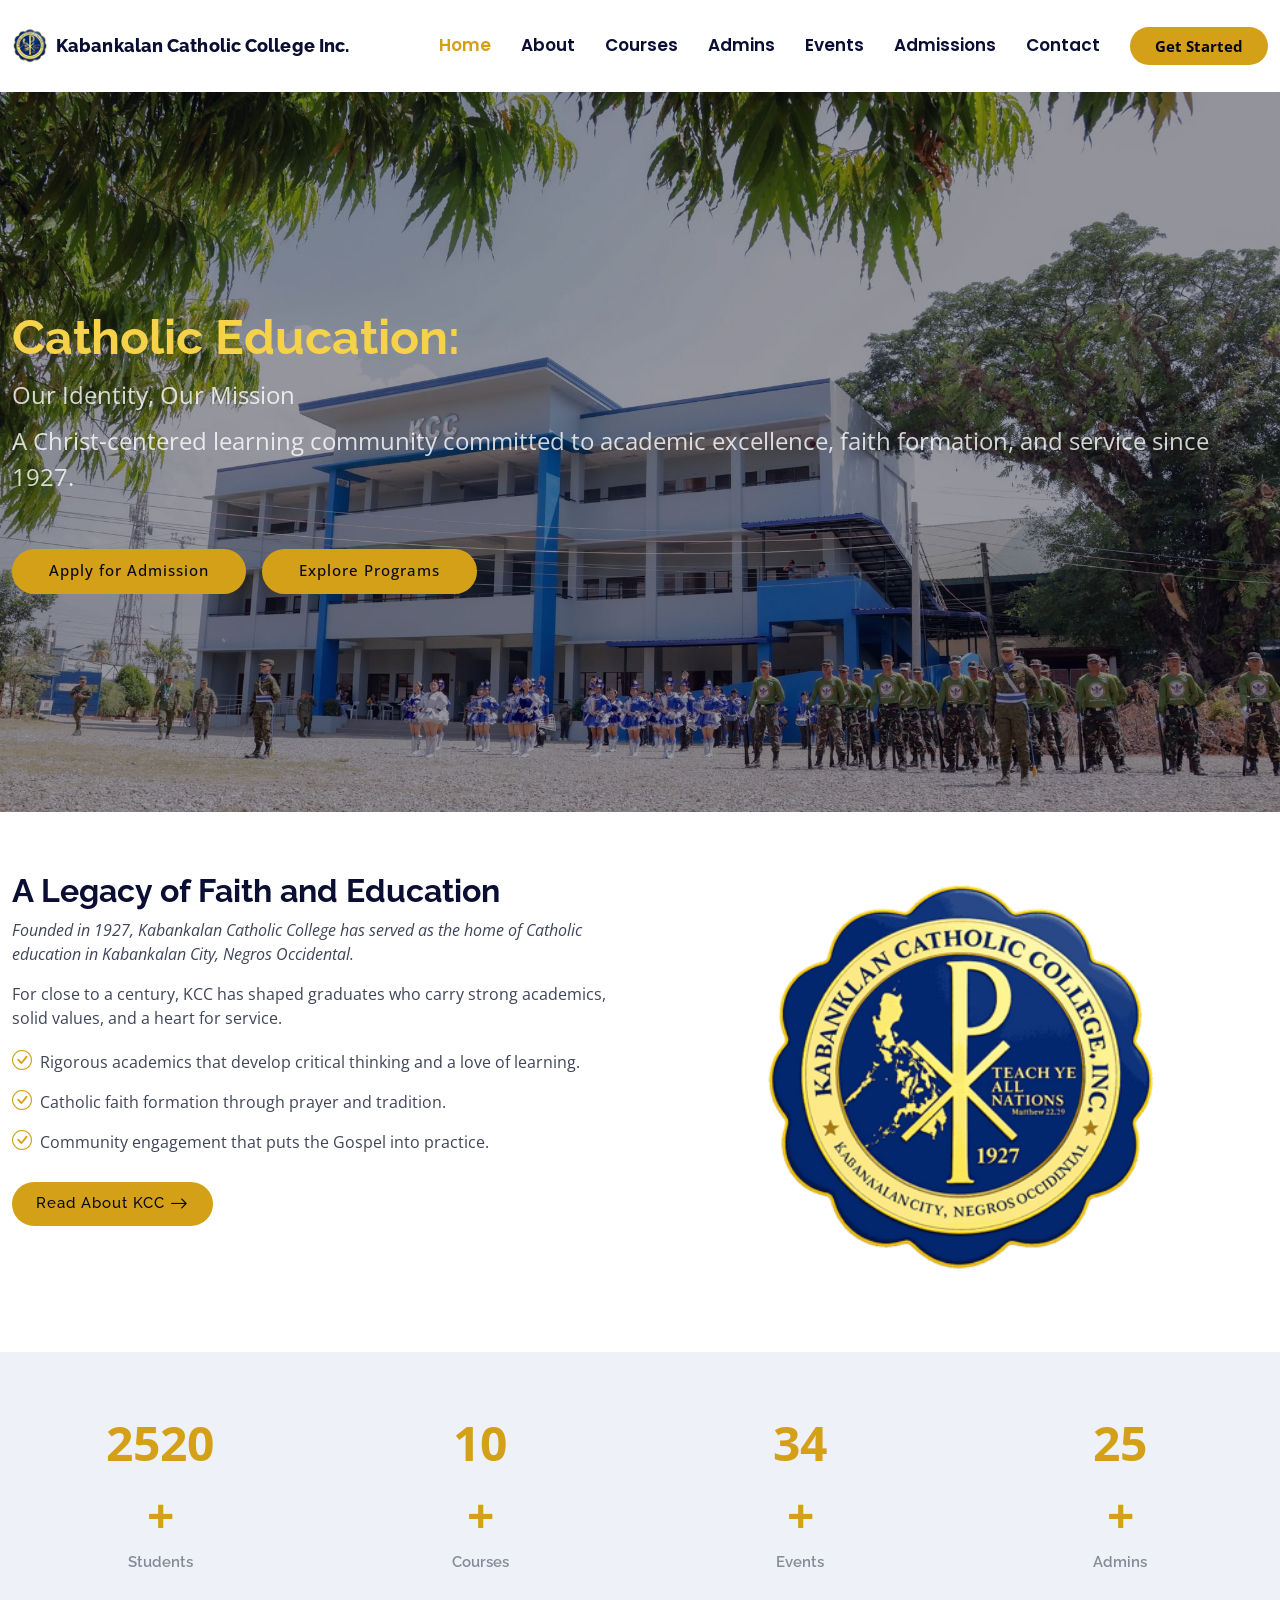
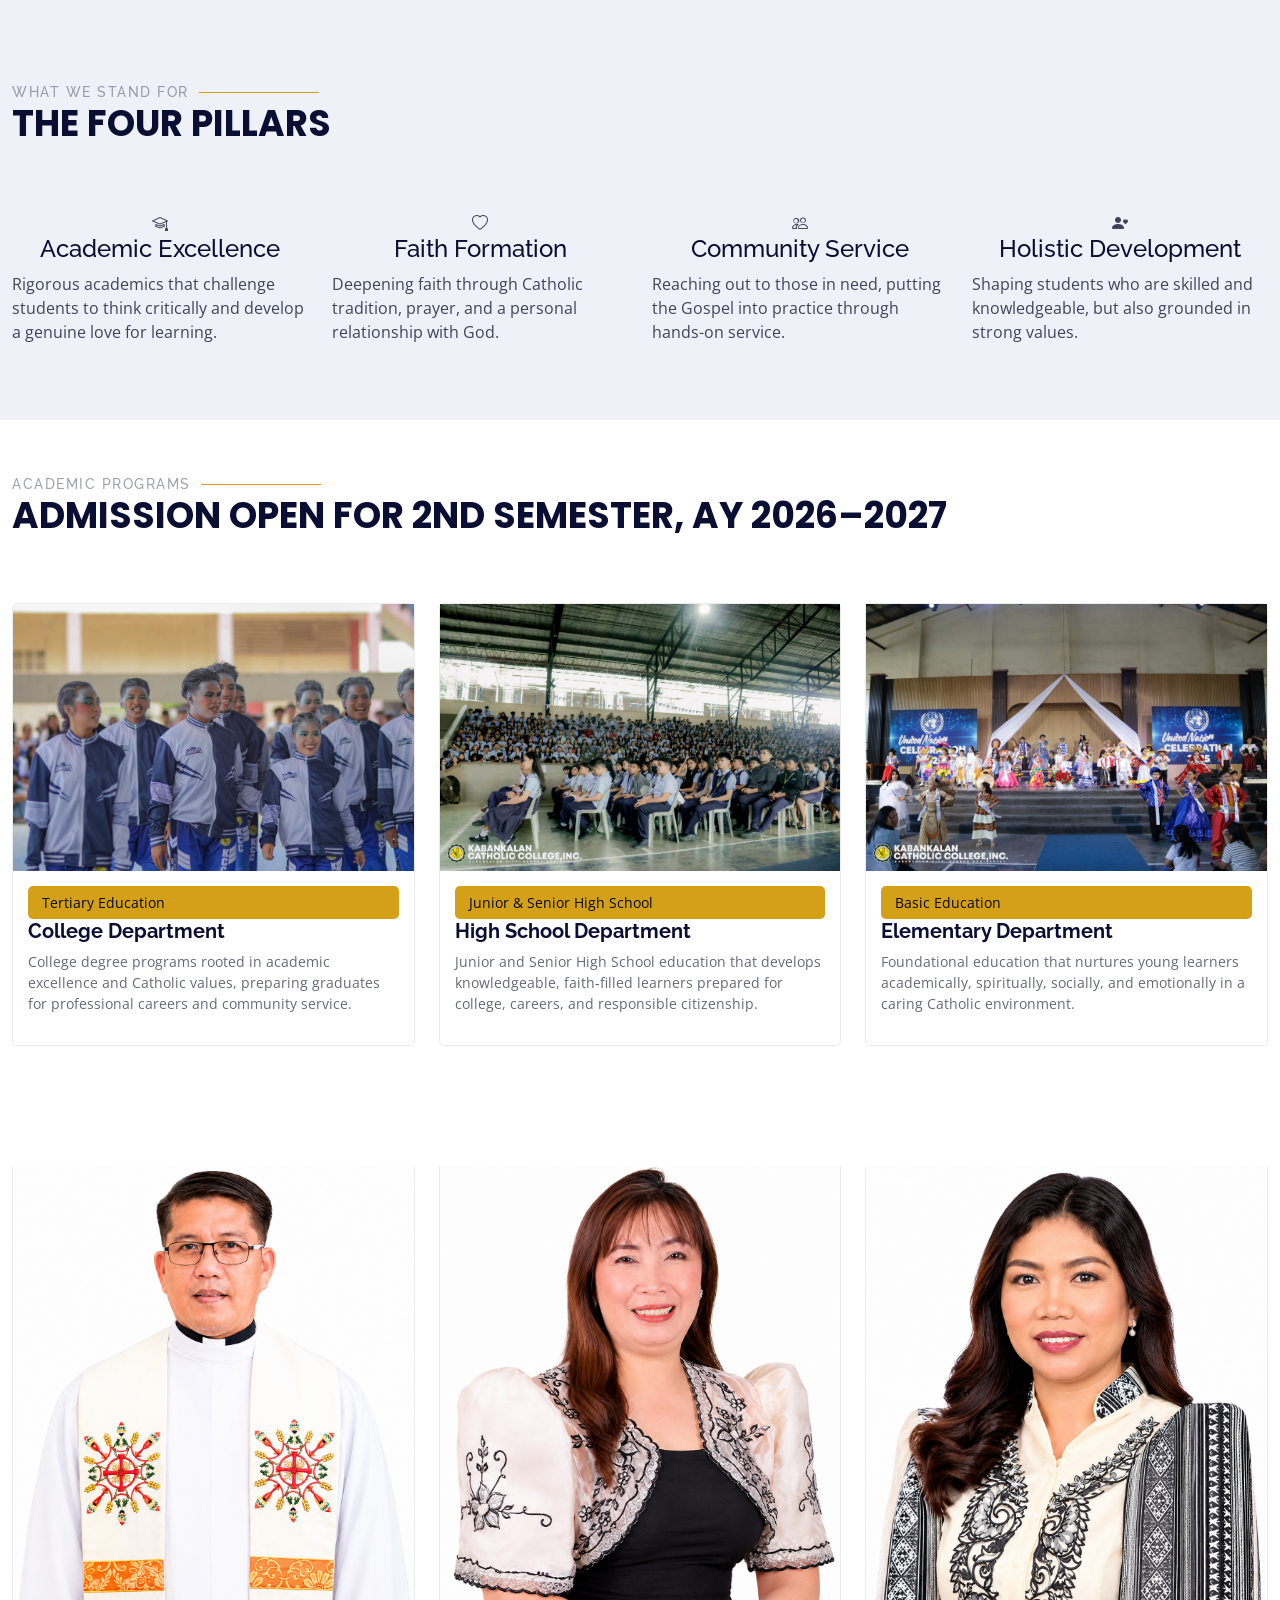
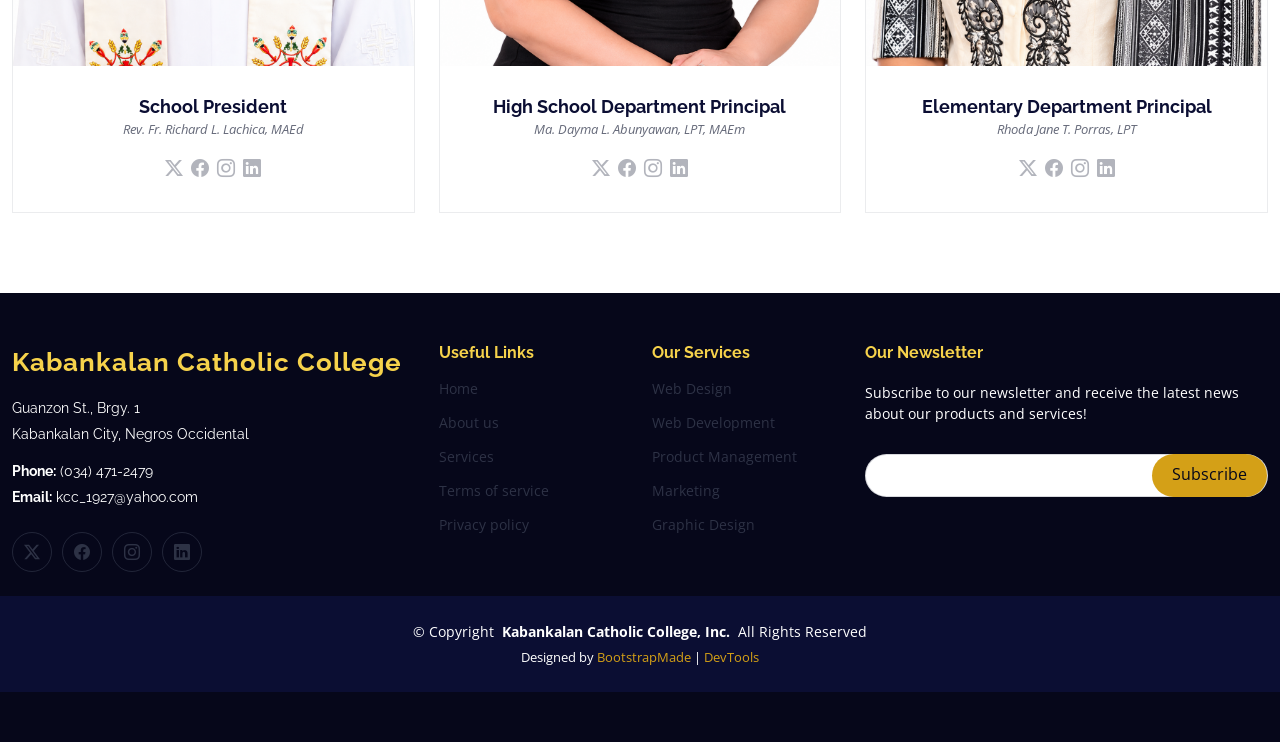
<file: index.html>
<!DOCTYPE html>
<html lang="en">

<head>
  <meta charset="utf-8">
  <meta content="width=device-width, initial-scale=1.0" name="viewport">
  <title>KCC</title>
  <meta name="description" content="">
  <meta name="keywords" content="">

  <!-- Favicons -->
  <link href="assets/img/kcc-logo.png" rel="icon">
  <link href="assets/img/kcc-logo.png" rel="apple-touch-icon">

  <!-- Fonts -->
  <link href="https://fonts.googleapis.com" rel="preconnect">
  <link href="https://fonts.gstatic.com" rel="preconnect" crossorigin>
  <link href="https://fonts.googleapis.com/css2?family=Open+Sans:ital,wght@0,300;0,400;0,500;0,600;0,700;0,800;1,300;1,400;1,500;1,600;1,700;1,800&family=Poppins:ital,wght@0,100;0,200;0,300;0,400;0,500;0,600;0,700;0,800;0,900;1,100;1,200;1,300;1,400;1,500;1,600;1,700;1,800;1,900&family=Raleway:ital,wght@0,100;0,200;0,300;0,400;0,500;0,600;0,700;0,800;0,900;1,100;1,200;1,300;1,400;1,500;1,600;1,700;1,800;1,900&display=swap" rel="stylesheet">

  <!-- Vendor CSS Files -->
  <link href="assets/vendor/bootstrap/css/bootstrap.min.css" rel="stylesheet">
  <link href="assets/vendor/bootstrap-icons/bootstrap-icons.css" rel="stylesheet">
  <link href="assets/vendor/aos/aos.css" rel="stylesheet">
  <link href="assets/vendor/glightbox/css/glightbox.min.css" rel="stylesheet">
  <link href="assets/vendor/swiper/swiper-bundle.min.css" rel="stylesheet">

  <!-- Main CSS File -->
  <link href="assets/css/main.css" rel="stylesheet">

  <!-- =======================================================
  * Template Name: Mentor
  * Template URL: https://bootstrapmade.com/mentor-free-education-bootstrap-theme/
  * Updated: Jul 07 2025 with Bootstrap v5.3.7
  * Author: BootstrapMade.com
  * License: https://bootstrapmade.com/license/
  ======================================================== -->
</head>

<body class="index-page">

  <header id="header" class="header d-flex align-items-center sticky-top">
    <div class="container-fluid container-xl position-relative d-flex align-items-center">

      <a href="index.html" class="logo d-flex align-items-center me-auto">
        <img src="assets/img/kcc-logo.png" alt="Kabankalan Catholic College logo">
        <h1 class="sitename">Kabankalan Catholic College <span>Inc.</span></h1>
      </a>

      <nav id="navmenu" class="navmenu">
        <ul>
          <li><a href="index.html" class="active">Home<br></a></li>
          <li><a href="about.html">About</a></li>
          <li><a href="courses.html">Courses</a></li>
          <li><a href="trainers.html">Admins</a></li>
          <li><a href="events.html">Events</a></li>
          <li><a href="pricing.html">Admissions</a></li>
          <li><a href="contact.html">Contact</a></li>
        </ul>
        <i class="mobile-nav-toggle d-xl-none bi bi-list"></i>
      </nav>

      <a class="btn-getstarted" href="courses.html">Get Started</a>

    </div>
  </header>

  <main class="main">

    <!-- Hero Section -->
    <section id="hero" class="hero section dark-background">

      <img src="assets/img/hero-bg.jpg" alt="Kabankalan Catholic College campus" data-aos="fade-in">

      <div class="container">
        <h2 data-aos="fade-up" data-aos-delay="100">Catholic Education:</h2>
        <p data-aos="fade-up" data-aos-delay="200">Our Identity, Our Mission</p>
        <p class="mb-0" data-aos="fade-up" data-aos-delay="250">A Christ-centered learning community committed to academic excellence, faith formation, and service since 1927.</p>
        <div class="d-flex mt-4" data-aos="fade-up" data-aos-delay="300">
          <a href="https://kcc.wela.ph/" class="btn-get-started" target="_blank" rel="noopener">Apply for Admission</a>
          <a href="courses.html" class="btn-get-started ms-3">Explore Programs</a>
        </div>
      </div>

    </section><!-- /Hero Section -->

    <!-- About Section -->
    <section id="about" class="about section">

      <div class="container">

        <div class="row gy-4">

          <div class="col-lg-6 order-1 order-lg-2" data-aos="fade-up" data-aos-delay="100">
            <img id="index-legacy-image" src="assets/img/kcc-logo.png" class="img-fluid" alt="Kabankalan Catholic College official logo">
          </div>

          <div class="col-lg-6 order-2 order-lg-1 content" data-aos="fade-up" data-aos-delay="200">
            <h3>A Legacy of Faith and Education</h3>
            <p class="fst-italic">
              Founded in 1927, Kabankalan Catholic College has served as the home of Catholic education in Kabankalan City, Negros Occidental.
            </p>
            <p>For close to a century, KCC has shaped graduates who carry strong academics, solid values, and a heart for service.</p>
            <ul>
              <li><i class="bi bi-check-circle"></i> <span>Rigorous academics that develop critical thinking and a love of learning.</span></li>
              <li><i class="bi bi-check-circle"></i> <span>Catholic faith formation through prayer and tradition.</span></li>
              <li><i class="bi bi-check-circle"></i> <span>Community engagement that puts the Gospel into practice.</span></li>
            </ul>
            <a href="about.html" class="read-more"><span>Read About KCC</span><i class="bi bi-arrow-right"></i></a>
          </div>

        </div>

      </div>

    </section><!-- /About Section -->

    <!-- Counts Section -->
    <section id="counts" class="section counts light-background">

      <div class="container" data-aos="fade-up" data-aos-delay="100">

        <div class="row gy-4">

          <div class="col-lg-3 col-md-6">
            <div class="stats-item text-center w-100 h-100">
              <span data-purecounter-start="0" data-purecounter-end="3000" data-purecounter-duration="1" class="purecounter"></span><span class="counter-suffix">+</span>
              <p>Students</p>
            </div>
          </div><!-- End Stats Item -->

          <div class="col-lg-3 col-md-6">
            <div class="stats-item text-center w-100 h-100">
              <span data-purecounter-start="0" data-purecounter-end="12" data-purecounter-duration="1" class="purecounter"></span><span class="counter-suffix">+</span>
              <p>Courses</p>
            </div>
          </div><!-- End Stats Item -->

          <div class="col-lg-3 col-md-6">
            <div class="stats-item text-center w-100 h-100">
              <span data-purecounter-start="0" data-purecounter-end="40" data-purecounter-duration="1" class="purecounter"></span><span class="counter-suffix">+</span>
              <p>Events</p>
            </div>
          </div><!-- End Stats Item -->

          <div class="col-lg-3 col-md-6">
            <div class="stats-item text-center w-100 h-100">
              <span data-purecounter-start="0" data-purecounter-end="30" data-purecounter-duration="1" class="purecounter"></span><span class="counter-suffix">+</span>
              <p>Admins</p>
            </div>
          </div><!-- End Stats Item -->

        </div>

      </div>

    </section><!-- /Counts Section -->

    <!-- KCC Four Pillars Section -->
    <section id="pillars" class="section pillars light-background">

      <div class="container section-title" data-aos="fade-up">
        <h2>What We Stand For</h2>
        <p>The Four Pillars</p>
      </div>

      <div class="container">
        <div class="row gy-4">

          <div class="col-lg-3 col-md-6" data-aos="fade-up" data-aos-delay="100">
            <div class="icon-box d-flex flex-column justify-content-center align-items-center">
              <i class="bi bi-mortarboard"></i>
              <h4>Academic Excellence</h4>
              <p>Rigorous academics that challenge students to think critically and develop a genuine love for learning.</p>
            </div>
          </div>

          <div class="col-lg-3 col-md-6" data-aos="fade-up" data-aos-delay="200">
            <div class="icon-box d-flex flex-column justify-content-center align-items-center">
            <i class="bi bi-heart"></i>
              <h4>Faith Formation</h4>
              <p>Deepening faith through Catholic tradition, prayer, and a personal relationship with God.</p>
            </div>
          </div>

          <div class="col-lg-3 col-md-6" data-aos="fade-up" data-aos-delay="300">
            <div class="icon-box d-flex flex-column justify-content-center align-items-center">
              <i class="bi bi-people"></i>
              <h4>Community Service</h4>
              <p>Reaching out to those in need, putting the Gospel into practice through hands-on service.</p>
            </div>
          </div>

          <div class="col-lg-3 col-md-6" data-aos="fade-up" data-aos-delay="400">
            <div class="icon-box d-flex flex-column justify-content-center align-items-center">
              <i class="bi bi-person-heart"></i>
              <h4>Holistic Development</h4>
              <p>Shaping students who are skilled and knowledgeable, but also grounded in strong values.</p>
            </div>
          </div>

        </div>
      </div>

    </section><!-- /KCC Four Pillars Section -->



    <!-- Courses Section -->
    <section id="courses" class="courses section">

      <!-- Section Title -->
      <div class="container section-title" data-aos="fade-up">
        <h2>Academic Programs</h2>
        <p>Admission Open for 2nd Semester, AY 2026–2027</p>
      </div><!-- End Section Title -->

      <div class="container">

        <div class="row">

          <div class="col-lg-4 col-md-6 d-flex align-items-stretch" data-aos="zoom-in" data-aos-delay="100">
            <div class="course-item">
              <img src="assets/img/colleg.png" class="img-fluid" alt="KCC College Department">
              <div class="course-content">
                <p class="category">Tertiary Education</p>
                <h3><a href="courses.html">College Department</a></h3>
                <p class="description">College degree programs rooted in academic excellence and Catholic values, preparing graduates for professional careers and community service.</p>
              </div>
            </div>
          </div><!-- End Course Item -->

          <div class="col-lg-4 col-md-6 d-flex align-items-stretch mt-4 mt-md-0" data-aos="zoom-in" data-aos-delay="200">
            <div class="course-item">
              <img src="assets/img/hsk.png" class="img-fluid" alt="KCC High School Department">
              <div class="course-content">
                <p class="category">Junior &amp; Senior High School</p>
                <h3><a href="courses.html">High School Department</a></h3>
                <p class="description">Junior and Senior High School education that develops knowledgeable, faith-filled learners prepared for college, careers, and responsible citizenship.</p>
              </div>
            </div>
          </div><!-- End Course Item -->

          <div class="col-lg-4 col-md-6 d-flex align-items-stretch mt-4 mt-lg-0" data-aos="zoom-in" data-aos-delay="300">
            <div class="course-item">
              <img src="assets/img/elema.png" class="img-fluid" alt="KCC Elementary Department">
              <div class="course-content">
                <p class="category">Basic Education</p>
                <h3><a href="courses.html">Elementary Department</a></h3>
                <p class="description">Foundational education that nurtures young learners academically, spiritually, socially, and emotionally in a caring Catholic environment.</p>
              </div>
            </div>
          </div><!-- End Course Item -->

        </div>

      </div>

    </section><!-- /Courses Section -->

    <!-- Admins Index Section -->
    <section id="trainers-index" class="section trainers-index">

      <div class="container">

        <div class="row">

          <div class="col-lg-4 col-md-6 d-flex" data-aos="fade-up" data-aos-delay="100">
            <div class="member">
              <img src="assets/img/trainers/trainer-1.jpg" class="img-fluid" alt="College Department">
              <div class="member-content">
                <h4>School President</h4>
                <span>Rev. Fr. Richard L. Lachica, MAEd</span>
             
                <div class="social">
                  <a href=""><i class="bi bi-twitter-x"></i></a>
                  <a href=""><i class="bi bi-facebook"></i></a>
                  <a href=""><i class="bi bi-instagram"></i></a>
                  <a href=""><i class="bi bi-linkedin"></i></a>
                </div>
              </div>
            </div>
          </div><!-- End Team Member -->

          <div class="col-lg-4 col-md-6 d-flex" data-aos="fade-up" data-aos-delay="200">
            <div class="member">
              <img src="assets/img/trainers/trainer-2.jpg" class="img-fluid" alt="Senior High School Department">
              <div class="member-content">
                <h4>High School Department Principal</h4>
                <span>Ma. Dayma L. Abunyawan, LPT, MAEm</span>
                
                <div class="social">
                  <a href=""><i class="bi bi-twitter-x"></i></a>
                  <a href=""><i class="bi bi-facebook"></i></a>
                  <a href=""><i class="bi bi-instagram"></i></a>
                  <a href=""><i class="bi bi-linkedin"></i></a>
                </div>
              </div>
            </div>
          </div><!-- End Team Member -->

          <div class="col-lg-4 col-md-6 d-flex" data-aos="fade-up" data-aos-delay="300">
            <div class="member">
              <img src="assets/img/trainers/trainer-3.jpg" class="img-fluid" alt="Basic Education Department">
              <div class="member-content">
                <h4>Elementary Department Principal</h4>
                <span>Rhoda Jane T. Porras, LPT</span>
               
                <div class="social">
                  <a href=""><i class="bi bi-twitter-x"></i></a>
                  <a href=""><i class="bi bi-facebook"></i></a>
                  <a href=""><i class="bi bi-instagram"></i></a>
                  <a href=""><i class="bi bi-linkedin"></i></a>
                </div>
              </div>
            </div>
          </div><!-- End Team Member -->

        </div>

      </div>

    </section><!-- /Admins Index Section -->

  </main>

  <footer id="footer" class="footer position-relative light-background">

    <div class="container footer-top">
      <div class="row gy-4">
        <div class="col-lg-4 col-md-6 footer-about">
          <a href="index.html" class="logo d-flex align-items-center">
            <span class="sitename">Kabankalan Catholic College</span>
          </a>
          <div class="footer-contact pt-3">
            <p>Guanzon St., Brgy. 1</p>
            <p>Kabankalan City, Negros Occidental</p>
            <p class="mt-3"><strong>Phone:</strong> <span>(034) 471-2479</span></p>
            <p><strong>Email:</strong> <span>kcc_1927@yahoo.com</span></p>
          </div>
          <div class="social-links d-flex mt-4">
            <a href=""><i class="bi bi-twitter-x"></i></a>
            <a href=""><i class="bi bi-facebook"></i></a>
            <a href=""><i class="bi bi-instagram"></i></a>
            <a href=""><i class="bi bi-linkedin"></i></a>
          </div>
        </div>

        <div class="col-lg-2 col-md-3 footer-links">
          <h4>Useful Links</h4>
          <ul>
            <li><a href="#">Home</a></li>
            <li><a href="#">About us</a></li>
            <li><a href="#">Services</a></li>
            <li><a href="#">Terms of service</a></li>
            <li><a href="#">Privacy policy</a></li>
          </ul>
        </div>

        <div class="col-lg-2 col-md-3 footer-links">
          <h4>Our Services</h4>
          <ul>
            <li><a href="#">Web Design</a></li>
            <li><a href="#">Web Development</a></li>
            <li><a href="#">Product Management</a></li>
            <li><a href="#">Marketing</a></li>
            <li><a href="#">Graphic Design</a></li>
          </ul>
        </div>

        <div class="col-lg-4 col-md-12 footer-newsletter">
          <h4>Our Newsletter</h4>
          <p>Subscribe to our newsletter and receive the latest news about our products and services!</p>
          <form action="#" method="post" class="email-form">
            <div class="newsletter-form"><input type="email" name="email"><input type="submit" value="Subscribe"></div>
            <div class="loading">Loading</div>
            <div class="error-message"></div>
            <div class="sent-message">Your subscription request has been sent. Thank you!</div>
          </form>
        </div>

      </div>
    </div>

    <div class="container copyright text-center mt-4">
      <p>© <span>Copyright</span> <strong class="px-1 sitename">Kabankalan Catholic College, Inc.</strong> <span>All Rights Reserved</span></p>
      <div class="credits">
        <!-- All the links in the footer should remain intact. -->
        <!-- You can delete the links only if you've purchased the pro version. -->
        <!-- Licensing information: https://bootstrapmade.com/license/ -->
        Designed by <a href="https://bootstrapmade.com/">BootstrapMade</a> | <a href="https://bootstrapmade.com/tools/">DevTools</a>
      </div>
    </div>

  </footer>

  <!-- Scroll Top -->
  <a href="#" id="scroll-top" class="scroll-top d-flex align-items-center justify-content-center"><i class="bi bi-arrow-up-short"></i></a>

  <!-- Preloader -->
  <div id="preloader"></div>

  <!-- Vendor JS Files -->
  <script src="assets/vendor/bootstrap/js/bootstrap.bundle.min.js"></script>
  <script src="assets/vendor/aos/aos.js"></script>
  <script src="assets/vendor/glightbox/js/glightbox.min.js"></script>
  <script src="assets/vendor/purecounter/purecounter_vanilla.js"></script>
  <script src="assets/vendor/swiper/swiper-bundle.min.js"></script>

  <!-- Main JS File -->
  <script src="assets/js/main.js"></script>

</body>

</html>
</file>
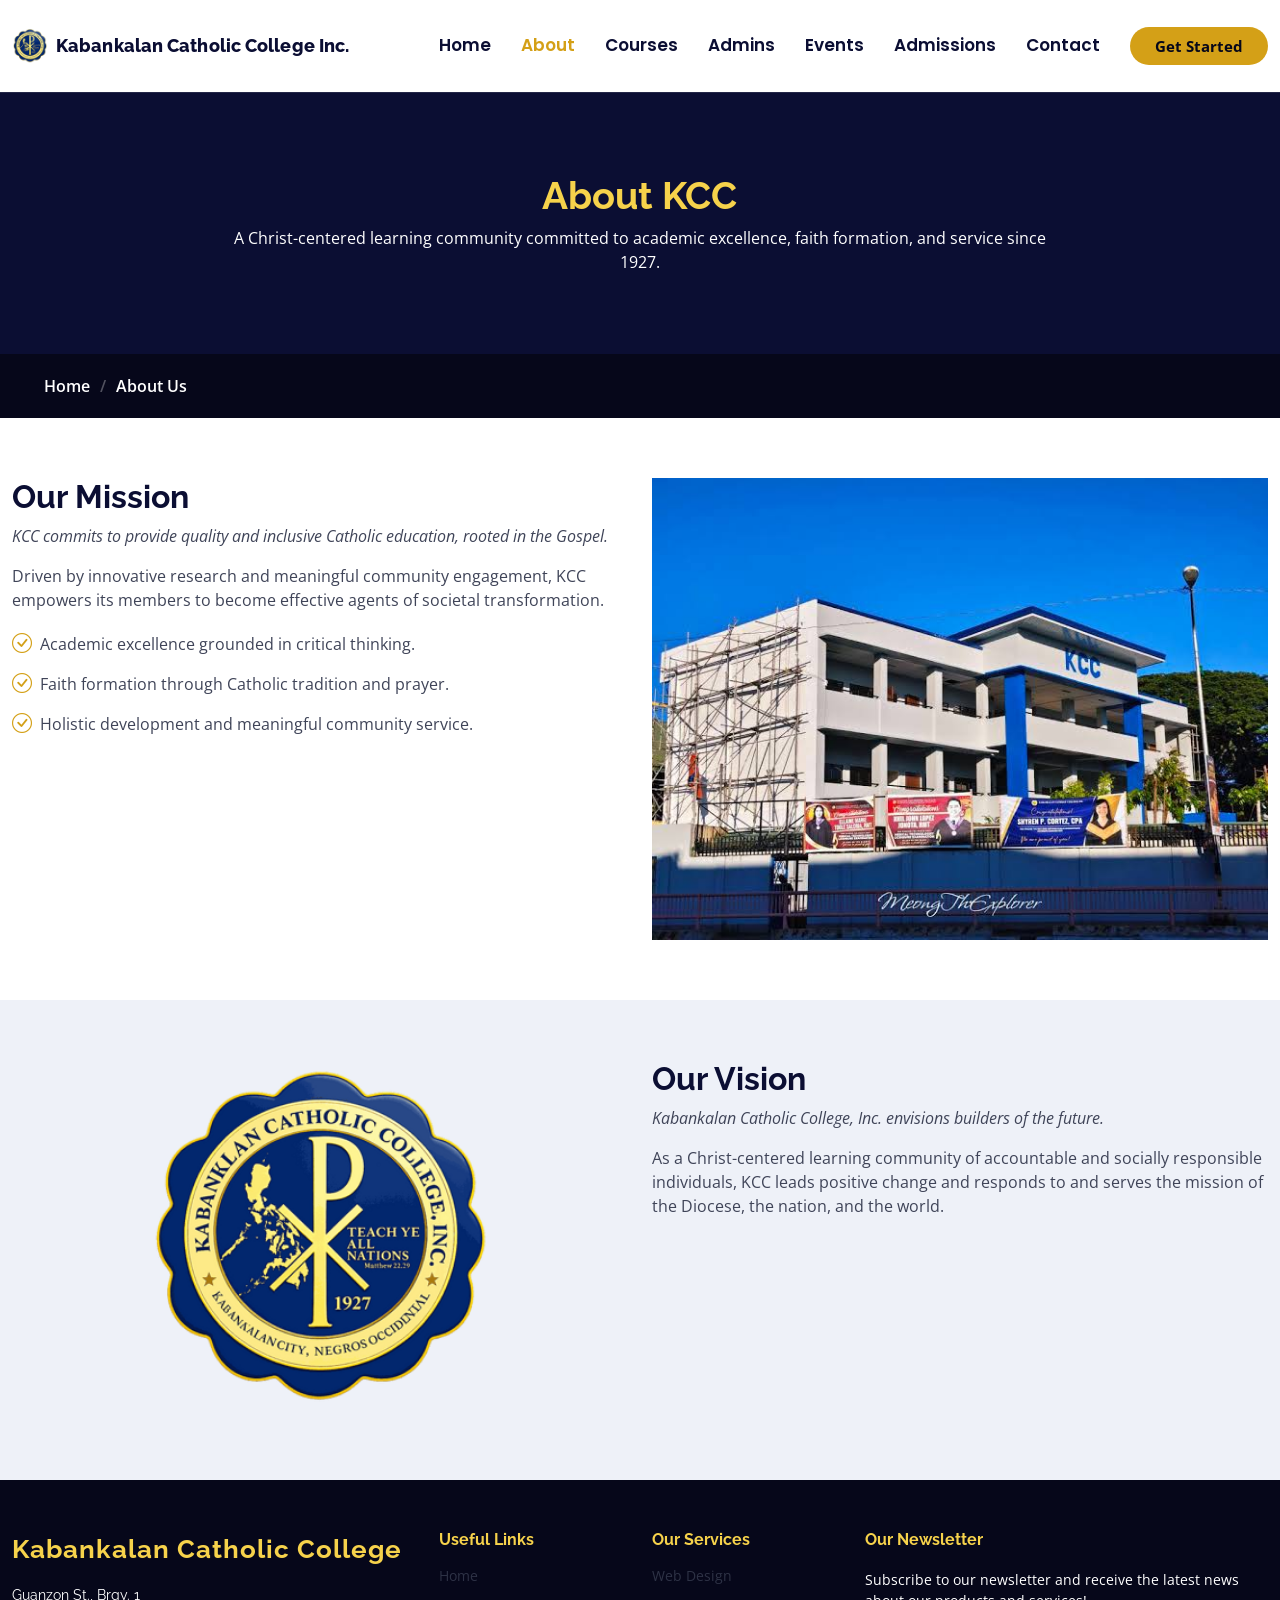
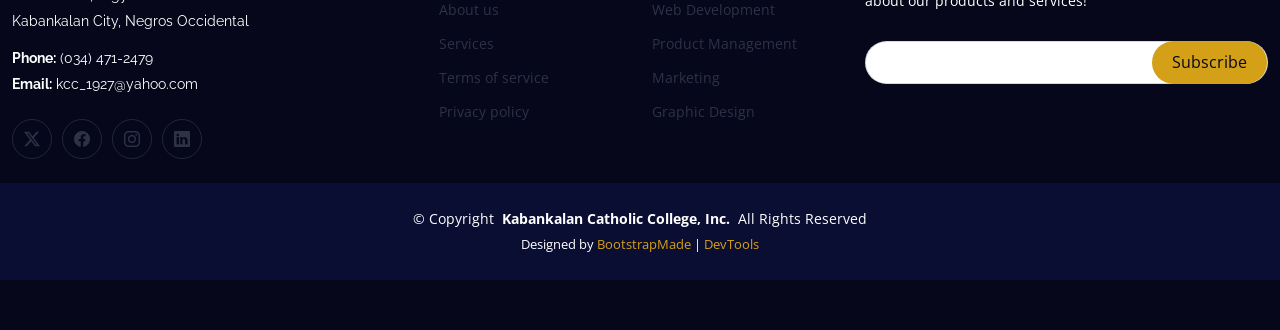
<file: about.html>
<!DOCTYPE html>
<html lang="en">

<head>
  <meta charset="utf-8">
  <meta content="width=device-width, initial-scale=1.0" name="viewport">
  <title>KCC</title>
  <meta name="description" content="">
  <meta name="keywords" content="">

  <!-- Favicons -->
  <link href="assets/img/kcc-logo.png" rel="icon">
  <link href="assets/img/kcc-logo.png" rel="apple-touch-icon">

  <!-- Fonts -->
  <link href="https://fonts.googleapis.com" rel="preconnect">
  <link href="https://fonts.gstatic.com" rel="preconnect" crossorigin>
  <link href="https://fonts.googleapis.com/css2?family=Open+Sans:ital,wght@0,300;0,400;0,500;0,600;0,700;0,800;1,300;1,400;1,500;1,600;1,700;1,800&family=Poppins:ital,wght@0,100;0,200;0,300;0,400;0,500;0,600;0,700;0,800;0,900;1,100;1,200;1,300;1,400;1,500;1,600;1,700;1,800;1,900&family=Raleway:ital,wght@0,100;0,200;0,300;0,400;0,500;0,600;0,700;0,800;0,900;1,100;1,200;1,300;1,400;1,500;1,600;1,700;1,800;1,900&display=swap" rel="stylesheet">

  <!-- Vendor CSS Files -->
  <link href="assets/vendor/bootstrap/css/bootstrap.min.css" rel="stylesheet">
  <link href="assets/vendor/bootstrap-icons/bootstrap-icons.css" rel="stylesheet">
  <link href="assets/vendor/aos/aos.css" rel="stylesheet">
  <link href="assets/vendor/glightbox/css/glightbox.min.css" rel="stylesheet">
  <link href="assets/vendor/swiper/swiper-bundle.min.css" rel="stylesheet">

  <!-- Main CSS File -->
  <link href="assets/css/main.css" rel="stylesheet">

  <!-- =======================================================
  * Template Name: Mentor
  * Template URL: https://bootstrapmade.com/mentor-free-education-bootstrap-theme/
  * Updated: Jul 07 2025 with Bootstrap v5.3.7
  * Author: BootstrapMade.com
  * License: https://bootstrapmade.com/license/
  ======================================================== -->
</head>

<body class="about-page">

  <header id="header" class="header d-flex align-items-center sticky-top">
    <div class="container-fluid container-xl position-relative d-flex align-items-center">

      <a href="index.html" class="logo d-flex align-items-center me-auto">
        <img src="assets/img/kcc-logo.png" alt="Kabankalan Catholic College logo">
        <h1 class="sitename">Kabankalan Catholic College <span>Inc.</span></h1>
      </a>

      <nav id="navmenu" class="navmenu">
        <ul>
          <li><a href="index.html">Home<br></a></li>
          <li><a href="about.html" class="active">About</a></li>
          <li><a href="courses.html">Courses</a></li>
          <li><a href="trainers.html">Admins</a></li>
          <li><a href="events.html">Events</a></li>
          <li><a href="pricing.html">Admissions</a></li>
          <li><a href="contact.html">Contact</a></li>
        </ul>
        <i class="mobile-nav-toggle d-xl-none bi bi-list"></i>
      </nav>

      <a class="btn-getstarted" href="courses.html">Get Started</a>

    </div>
  </header>

  <main class="main">

    <!-- Page Title -->
    <div class="page-title" data-aos="fade">
      <div class="heading">
        <div class="container">
          <div class="row d-flex justify-content-center text-center">
            <div class="col-lg-8">
              <h1>About KCC<br></h1>
              <p class="mb-0">A Christ-centered learning community committed to academic excellence, faith formation, and service since 1927.</p>
            </div>
          </div>
        </div>
      </div>
      <nav class="breadcrumbs">
        <div class="container">
          <ol>
            <li><a href="index.html">Home</a></li>
            <li class="current">About Us<br></li>
          </ol>
        </div>
      </nav>
    </div><!-- End Page Title -->

    <!-- About Us Section -->
    <section id="about-us" class="section about-us">

      <div class="container">

        <div class="row gy-4">

          <div class="col-lg-6 order-1 order-lg-2" data-aos="fade-up" data-aos-delay="100">
            <img src="assets/img/kcc/about.png" class="img-fluid" alt="KCC students and community activity">
          </div>

          <div class="col-lg-6 order-2 order-lg-1 content" data-aos="fade-up" data-aos-delay="200">
            <h3>Our Mission</h3>
            <p class="fst-italic">KCC commits to provide quality and inclusive Catholic education, rooted in the Gospel.</p>
            <p>Driven by innovative research and meaningful community engagement, KCC empowers its members to become effective agents of societal transformation.</p>
            <ul>
              <li><i class="bi bi-check-circle"></i> <span>Academic excellence grounded in critical thinking.</span></li>
              <li><i class="bi bi-check-circle"></i> <span>Faith formation through Catholic tradition and prayer.</span></li>
              <li><i class="bi bi-check-circle"></i> <span>Holistic development and meaningful community service.</span></li>
            </ul>
          </div>

        </div>

      </div>

    </section><!-- /About Us Section -->


    <!-- Vision Section -->
    <section id="vision" class="section vision light-background">

      <div class="container">

        <div class="row gy-4">

          <div class="col-lg-6 order-1 order-lg-1" data-aos="fade-up" data-aos-delay="100">
            <img src="assets/img/kcc-logo.png" class="img-fluid mx-auto d-block" alt="Kabankalan Catholic College official seal">
          </div>

          <div class="col-lg-6 order-2 order-lg-2 content" data-aos="fade-up" data-aos-delay="200">
            <h3>Our Vision</h3>
            <p class="fst-italic">Kabankalan Catholic College, Inc. envisions builders of the future.</p>
            <p>As a Christ-centered learning community of accountable and socially responsible individuals, KCC leads positive change and responds to and serves the mission of the Diocese, the nation, and the world.</p>
          </div>

        </div>

      </div>

    </section><!-- /Vision Section -->

  </main>

  <footer id="footer" class="footer position-relative light-background">

    <div class="container footer-top">
      <div class="row gy-4">
        <div class="col-lg-4 col-md-6 footer-about">
          <a href="index.html" class="logo d-flex align-items-center">
            <span class="sitename">Kabankalan Catholic College</span>
          </a>
          <div class="footer-contact pt-3">
            <p>Guanzon St., Brgy. 1</p>
            <p>Kabankalan City, Negros Occidental</p>
            <p class="mt-3"><strong>Phone:</strong> <span>(034) 471-2479</span></p>
            <p><strong>Email:</strong> <span>kcc_1927@yahoo.com</span></p>
          </div>
          <div class="social-links d-flex mt-4">
            <a href=""><i class="bi bi-twitter-x"></i></a>
            <a href=""><i class="bi bi-facebook"></i></a>
            <a href=""><i class="bi bi-instagram"></i></a>
            <a href=""><i class="bi bi-linkedin"></i></a>
          </div>
        </div>

        <div class="col-lg-2 col-md-3 footer-links">
          <h4>Useful Links</h4>
          <ul>
            <li><a href="#">Home</a></li>
            <li><a href="#">About us</a></li>
            <li><a href="#">Services</a></li>
            <li><a href="#">Terms of service</a></li>
            <li><a href="#">Privacy policy</a></li>
          </ul>
        </div>

        <div class="col-lg-2 col-md-3 footer-links">
          <h4>Our Services</h4>
          <ul>
            <li><a href="#">Web Design</a></li>
            <li><a href="#">Web Development</a></li>
            <li><a href="#">Product Management</a></li>
            <li><a href="#">Marketing</a></li>
            <li><a href="#">Graphic Design</a></li>
          </ul>
        </div>

        <div class="col-lg-4 col-md-12 footer-newsletter">
          <h4>Our Newsletter</h4>
          <p>Subscribe to our newsletter and receive the latest news about our products and services!</p>
          <form action="#" method="post" class="email-form">
            <div class="newsletter-form"><input type="email" name="email"><input type="submit" value="Subscribe"></div>
            <div class="loading">Loading</div>
            <div class="error-message"></div>
            <div class="sent-message">Your subscription request has been sent. Thank you!</div>
          </form>
        </div>

      </div>
    </div>

    <div class="container copyright text-center mt-4">
      <p>© <span>Copyright</span> <strong class="px-1 sitename">Kabankalan Catholic College, Inc.</strong> <span>All Rights Reserved</span></p>
      <div class="credits">
        <!-- All the links in the footer should remain intact. -->
        <!-- You can delete the links only if you've purchased the pro version. -->
        <!-- Licensing information: https://bootstrapmade.com/license/ -->
        Designed by <a href="https://bootstrapmade.com/">BootstrapMade</a> | <a href="https://bootstrapmade.com/tools/">DevTools</a>
      </div>
    </div>

  </footer>

  <!-- Scroll Top -->
  <a href="#" id="scroll-top" class="scroll-top d-flex align-items-center justify-content-center"><i class="bi bi-arrow-up-short"></i></a>

  <!-- Preloader -->
  <div id="preloader"></div>

  <!-- Vendor JS Files -->
  <script src="assets/vendor/bootstrap/js/bootstrap.bundle.min.js"></script>
  <script src="assets/vendor/aos/aos.js"></script>
  <script src="assets/vendor/glightbox/js/glightbox.min.js"></script>
  <script src="assets/vendor/purecounter/purecounter_vanilla.js"></script>
  <script src="assets/vendor/swiper/swiper-bundle.min.js"></script>

  <!-- Main JS File -->
  <script src="assets/js/main.js"></script>

</body>

</html>
</file>
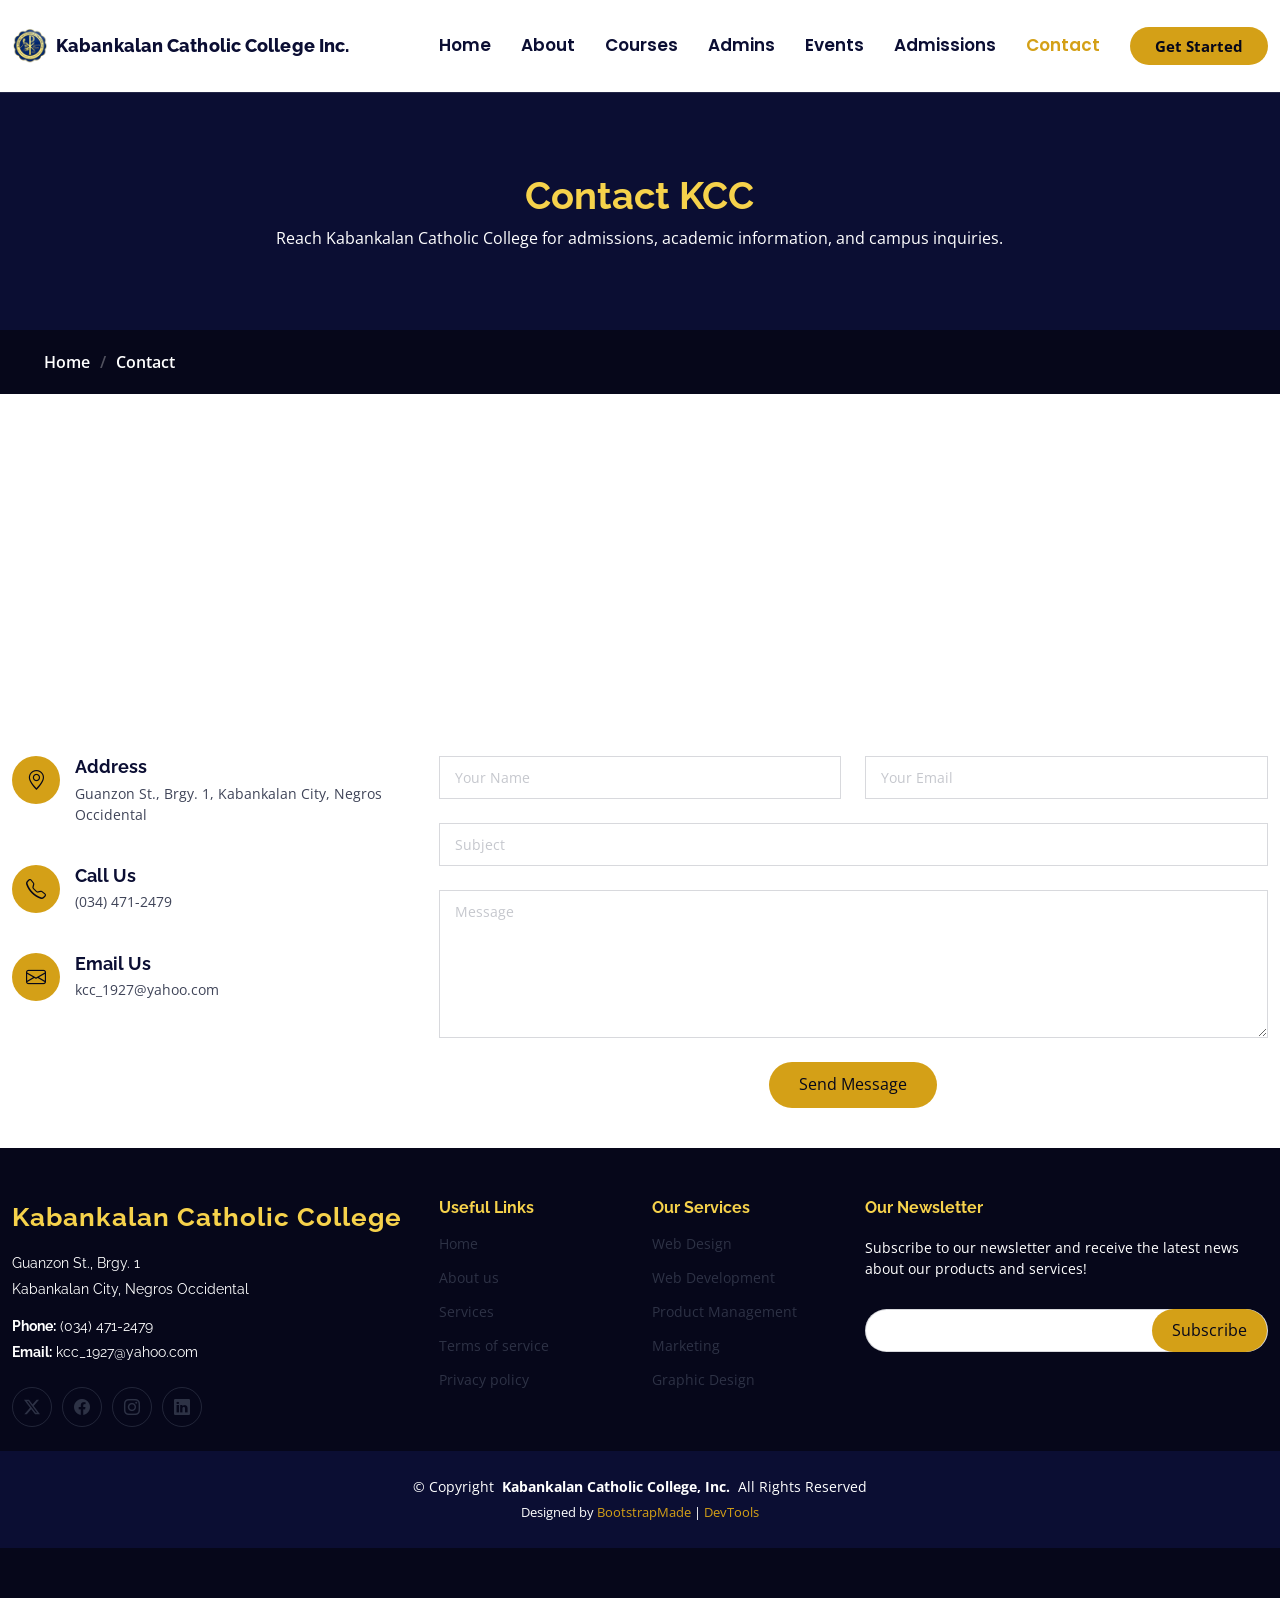
<file: contact.html>
<!DOCTYPE html>
<html lang="en">

<head>
  <meta charset="utf-8">
  <meta content="width=device-width, initial-scale=1.0" name="viewport">
  <title>Contact - Kabankalan Catholic College</title>
  <meta name="description" content="">
  <meta name="keywords" content="">

  <!-- Favicons -->
  <link href="assets/img/kcc-logo.png" rel="icon">
  <link href="assets/img/kcc-logo.png" rel="apple-touch-icon">

  <!-- Fonts -->
  <link href="https://fonts.googleapis.com" rel="preconnect">
  <link href="https://fonts.gstatic.com" rel="preconnect" crossorigin>
  <link
    href="https://fonts.googleapis.com/css2?family=Open+Sans:ital,wght@0,300;0,400;0,500;0,600;0,700;0,800;1,300;1,400;1,500;1,600;1,700;1,800&family=Poppins:ital,wght@0,100;0,200;0,300;0,400;0,500;0,600;0,700;0,800;0,900;1,100;1,200;1,300;1,400;1,500;1,600;1,700;1,800;1,900&family=Raleway:ital,wght@0,100;0,200;0,300;0,400;0,500;0,600;0,700;0,800;0,900;1,100;1,200;1,300;1,400;1,500;1,600;1,700;1,800;1,900&display=swap"
    rel="stylesheet">

  <!-- Vendor CSS Files -->
  <link href="assets/vendor/bootstrap/css/bootstrap.min.css" rel="stylesheet">
  <link href="assets/vendor/bootstrap-icons/bootstrap-icons.css" rel="stylesheet">
  <link href="assets/vendor/aos/aos.css" rel="stylesheet">
  <link href="assets/vendor/glightbox/css/glightbox.min.css" rel="stylesheet">
  <link href="assets/vendor/swiper/swiper-bundle.min.css" rel="stylesheet">

  <!-- Main CSS File -->
  <link href="assets/css/main.css" rel="stylesheet">

  <!-- =======================================================
  * Template Name: Mentor
  * Template URL: https://bootstrapmade.com/mentor-free-education-bootstrap-theme/
  * Updated: Jul 07 2025 with Bootstrap v5.3.7
  * Author: BootstrapMade.com
  * License: https://bootstrapmade.com/license/
  ======================================================== -->
</head>

<body class="contact-page">

  <header id="header" class="header d-flex align-items-center sticky-top">
    <div class="container-fluid container-xl position-relative d-flex align-items-center">

      <a href="index.html" class="logo d-flex align-items-center me-auto">
        <img src="assets/img/kcc-logo.png" alt="Kabankalan Catholic College logo">
        <h1 class="sitename">Kabankalan Catholic College <span>Inc.</span></h1>
      </a>

      <nav id="navmenu" class="navmenu">
        <ul>
          <li><a href="index.html">Home<br></a></li>
          <li><a href="about.html">About</a></li>
          <li><a href="courses.html">Courses</a></li>
          <li><a href="trainers.html">Admins</a></li>
          <li><a href="events.html">Events</a></li>
          <li><a href="pricing.html">Admissions</a></li>
          
          </li>
          <li><a href="contact.html" class="active">Contact</a></li>
        </ul>
        <i class="mobile-nav-toggle d-xl-none bi bi-list"></i>
      </nav>

      <a class="btn-getstarted" href="courses.html">Get Started</a>

    </div>
  </header>

  <main class="main">

    <!-- Page Title -->
    <div class="page-title" data-aos="fade">
      <div class="heading">
        <div class="container">
          <div class="row d-flex justify-content-center text-center">
            <div class="col-lg-8">
              <h1>Contact KCC</h1>
              <p class="mb-0">Reach Kabankalan Catholic College for admissions, academic information, and campus inquiries.</p>
            </div>
          </div>
        </div>
      </div>
      <nav class="breadcrumbs">
        <div class="container">
          <ol>
            <li><a href="index.html">Home</a></li>
            <li class="current">Contact</li>
          </ol>
        </div>
      </nav>
    </div><!-- End Page Title -->

    <!-- Contact Section -->
    <section id="contact" class="contact section">

      <div class="mb-5" data-aos="fade-up" data-aos-delay="200">
        <iframe style="border:0; width: 100%; height: 300px;"
          src="https://www.google.com/maps?q=Kabankalan+Catholic+College,+Kabankalan+City,+Negros+Occidental&output=embed"
          frameborder="0" allowfullscreen="" loading="lazy" referrerpolicy="no-referrer-when-downgrade"></iframe>
      </div><!-- End Google Maps -->

      <div class="container" data-aos="fade-up" data-aos-delay="100">

        <div class="row gy-4">

          <div class="col-lg-4">
            <div class="info-item d-flex" data-aos="fade-up" data-aos-delay="300">
              <i class="bi bi-geo-alt flex-shrink-0"></i>
              <div>
                <h3>Address</h3>
                <p>Guanzon St., Brgy. 1, Kabankalan City, Negros Occidental</p>
              </div>
            </div><!-- End Info Item -->

            <div class="info-item d-flex" data-aos="fade-up" data-aos-delay="400">
              <i class="bi bi-telephone flex-shrink-0"></i>
              <div>
                <h3>Call Us</h3>
                <p>(034) 471-2479</p>
              </div>
            </div><!-- End Info Item -->

            <div class="info-item d-flex" data-aos="fade-up" data-aos-delay="500">
              <i class="bi bi-envelope flex-shrink-0"></i>
              <div>
                <h3>Email Us</h3>
                <p>kcc_1927@yahoo.com</p>
              </div>
            </div><!-- End Info Item -->

          </div>

          <div class="col-lg-8">
            <form action="#" method="post" class="email-form" data-aos="fade-up" data-aos-delay="200">
              <div class="row gy-4">

                <div class="col-md-6">
                  <input type="text" name="name" class="form-control" placeholder="Your Name" required="">
                </div>

                <div class="col-md-6 ">
                  <input type="email" class="form-control" name="email" placeholder="Your Email" required="">
                </div>

                <div class="col-md-12">
                  <input type="text" class="form-control" name="subject" placeholder="Subject" required="">
                </div>

                <div class="col-md-12">
                  <textarea class="form-control" name="message" rows="6" placeholder="Message" required=""></textarea>
                </div>

                <div class="col-md-12 text-center">
                  <div class="loading">Loading</div>
                  <div class="error-message"></div>
                  <div class="sent-message">Your message has been sent. Thank you!</div>

                  <button type="submit">Send Message</button>
                </div>

              </div>
            </form>
          </div><!-- End Contact Form -->

        </div>

      </div>

    </section><!-- /Contact Section -->

  </main>

  <footer id="footer" class="footer position-relative light-background">

    <div class="container footer-top">
      <div class="row gy-4">
        <div class="col-lg-4 col-md-6 footer-about">
          <a href="index.html" class="logo d-flex align-items-center">
            <span class="sitename">Kabankalan Catholic College</span>
          </a>
          <div class="footer-contact pt-3">
            <p>Guanzon St., Brgy. 1</p>
            <p>Kabankalan City, Negros Occidental</p>
            <p class="mt-3"><strong>Phone:</strong> <span>(034) 471-2479</span></p>
            <p><strong>Email:</strong> <span>kcc_1927@yahoo.com</span></p>
          </div>
          <div class="social-links d-flex mt-4">
            <a href=""><i class="bi bi-twitter-x"></i></a>
            <a href=""><i class="bi bi-facebook"></i></a>
            <a href=""><i class="bi bi-instagram"></i></a>
            <a href=""><i class="bi bi-linkedin"></i></a>
          </div>
        </div>

        <div class="col-lg-2 col-md-3 footer-links">
          <h4>Useful Links</h4>
          <ul>
            <li><a href="#">Home</a></li>
            <li><a href="#">About us</a></li>
            <li><a href="#">Services</a></li>
            <li><a href="#">Terms of service</a></li>
            <li><a href="#">Privacy policy</a></li>
          </ul>
        </div>

        <div class="col-lg-2 col-md-3 footer-links">
          <h4>Our Services</h4>
          <ul>
            <li><a href="#">Web Design</a></li>
            <li><a href="#">Web Development</a></li>
            <li><a href="#">Product Management</a></li>
            <li><a href="#">Marketing</a></li>
            <li><a href="#">Graphic Design</a></li>
          </ul>
        </div>

        <div class="col-lg-4 col-md-12 footer-newsletter">
          <h4>Our Newsletter</h4>
          <p>Subscribe to our newsletter and receive the latest news about our products and services!</p>
          <form action="#" method="post" class="email-form">
            <div class="newsletter-form"><input type="email" name="email"><input type="submit" value="Subscribe"></div>
            <div class="loading">Loading</div>
            <div class="error-message"></div>
            <div class="sent-message">Your subscription request has been sent. Thank you!</div>
          </form>
        </div>

      </div>
    </div>

    <div class="container copyright text-center mt-4">
      <p>© <span>Copyright</span> <strong class="px-1 sitename">Kabankalan Catholic College, Inc.</strong> <span>All Rights Reserved</span></p>
      <div class="credits">
        <!-- All the links in the footer should remain intact. -->
        <!-- You can delete the links only if you've purchased the pro version. -->
        <!-- Licensing information: https://bootstrapmade.com/license/ -->
        Designed by <a href="https://bootstrapmade.com/">BootstrapMade</a> | <a
          href="https://bootstrapmade.com/tools/">DevTools</a>
      </div>
    </div>

  </footer>

  <!-- Scroll Top -->
  <a href="#" id="scroll-top" class="scroll-top d-flex align-items-center justify-content-center"><i
      class="bi bi-arrow-up-short"></i></a>

  <!-- Preloader -->
  <div id="preloader"></div>

  <!-- Vendor JS Files -->
  <script src="assets/vendor/bootstrap/js/bootstrap.bundle.min.js"></script>
  <script src="assets/vendor/aos/aos.js"></script>
  <script src="assets/vendor/glightbox/js/glightbox.min.js"></script>
  <script src="assets/vendor/purecounter/purecounter_vanilla.js"></script>
  <script src="assets/vendor/swiper/swiper-bundle.min.js"></script>

  <!-- Main JS File -->
  <script src="assets/js/main.js"></script>

</body>

</html>
</file>
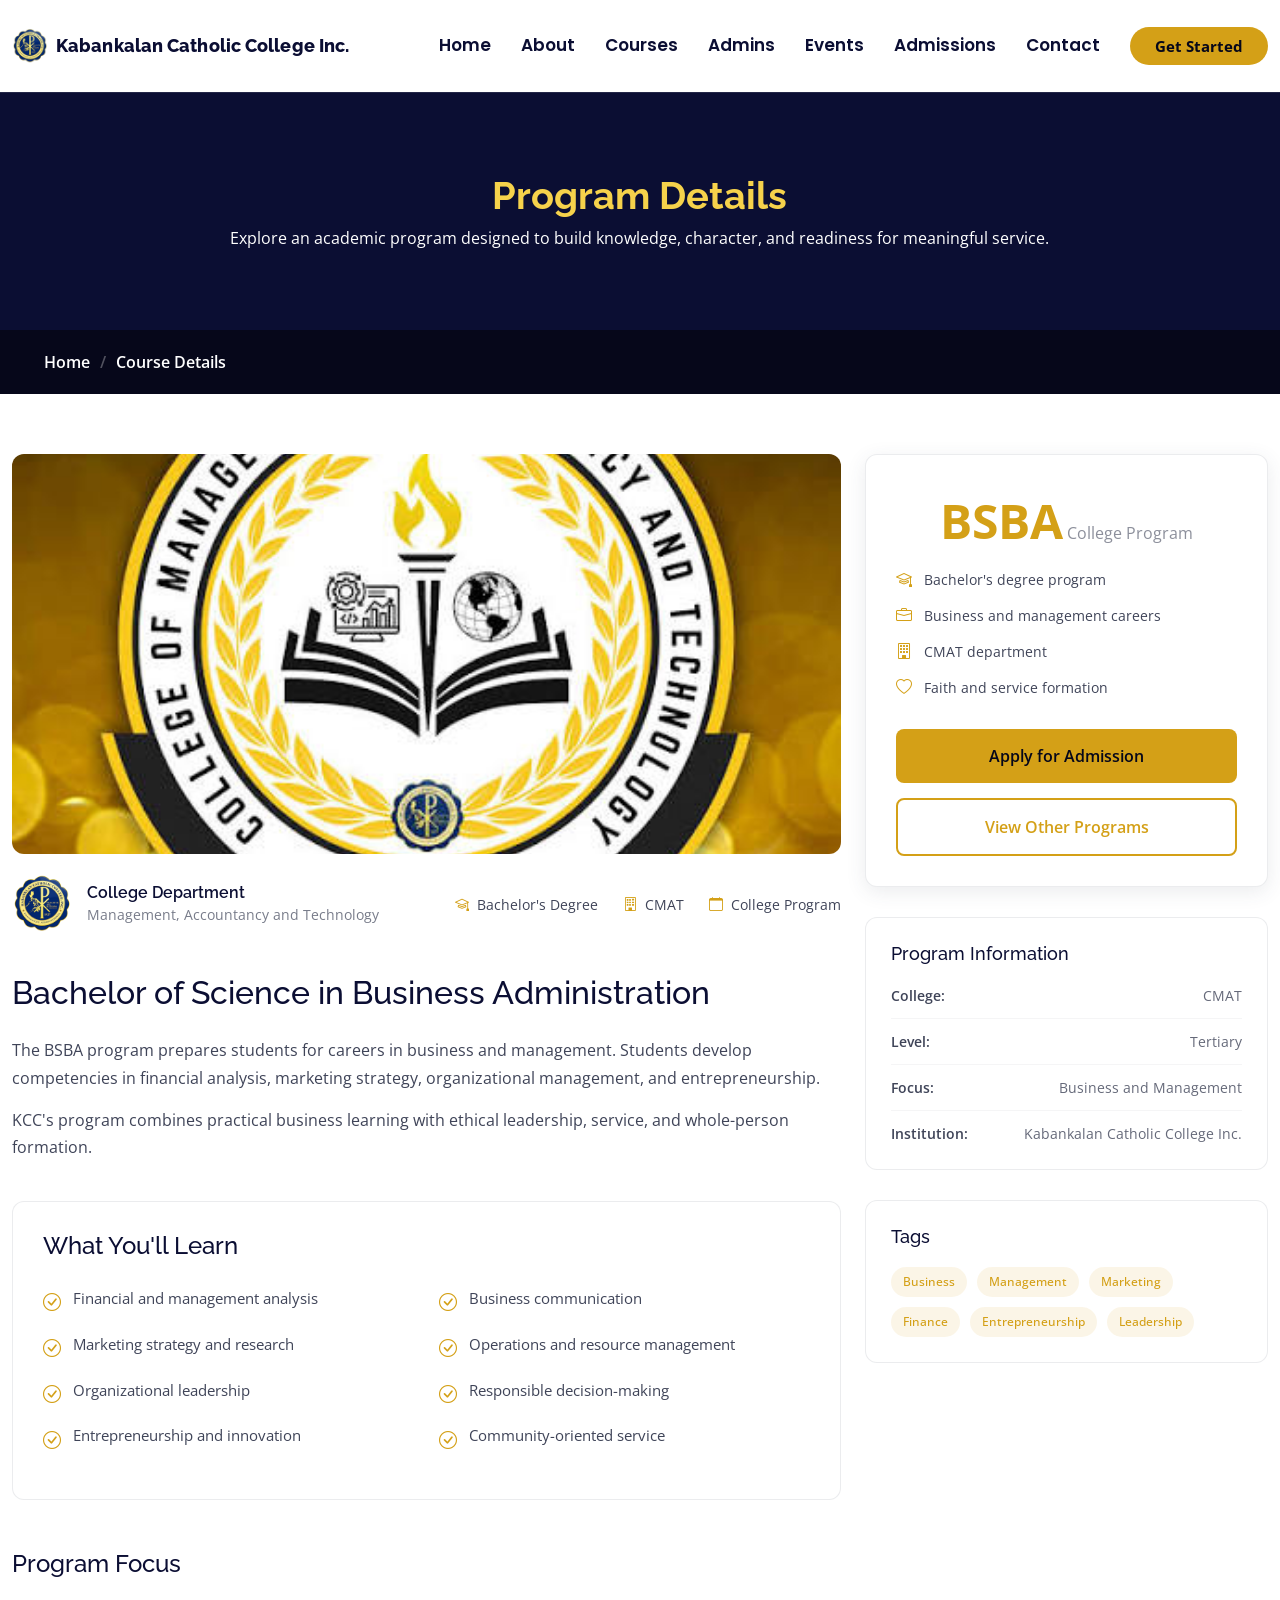
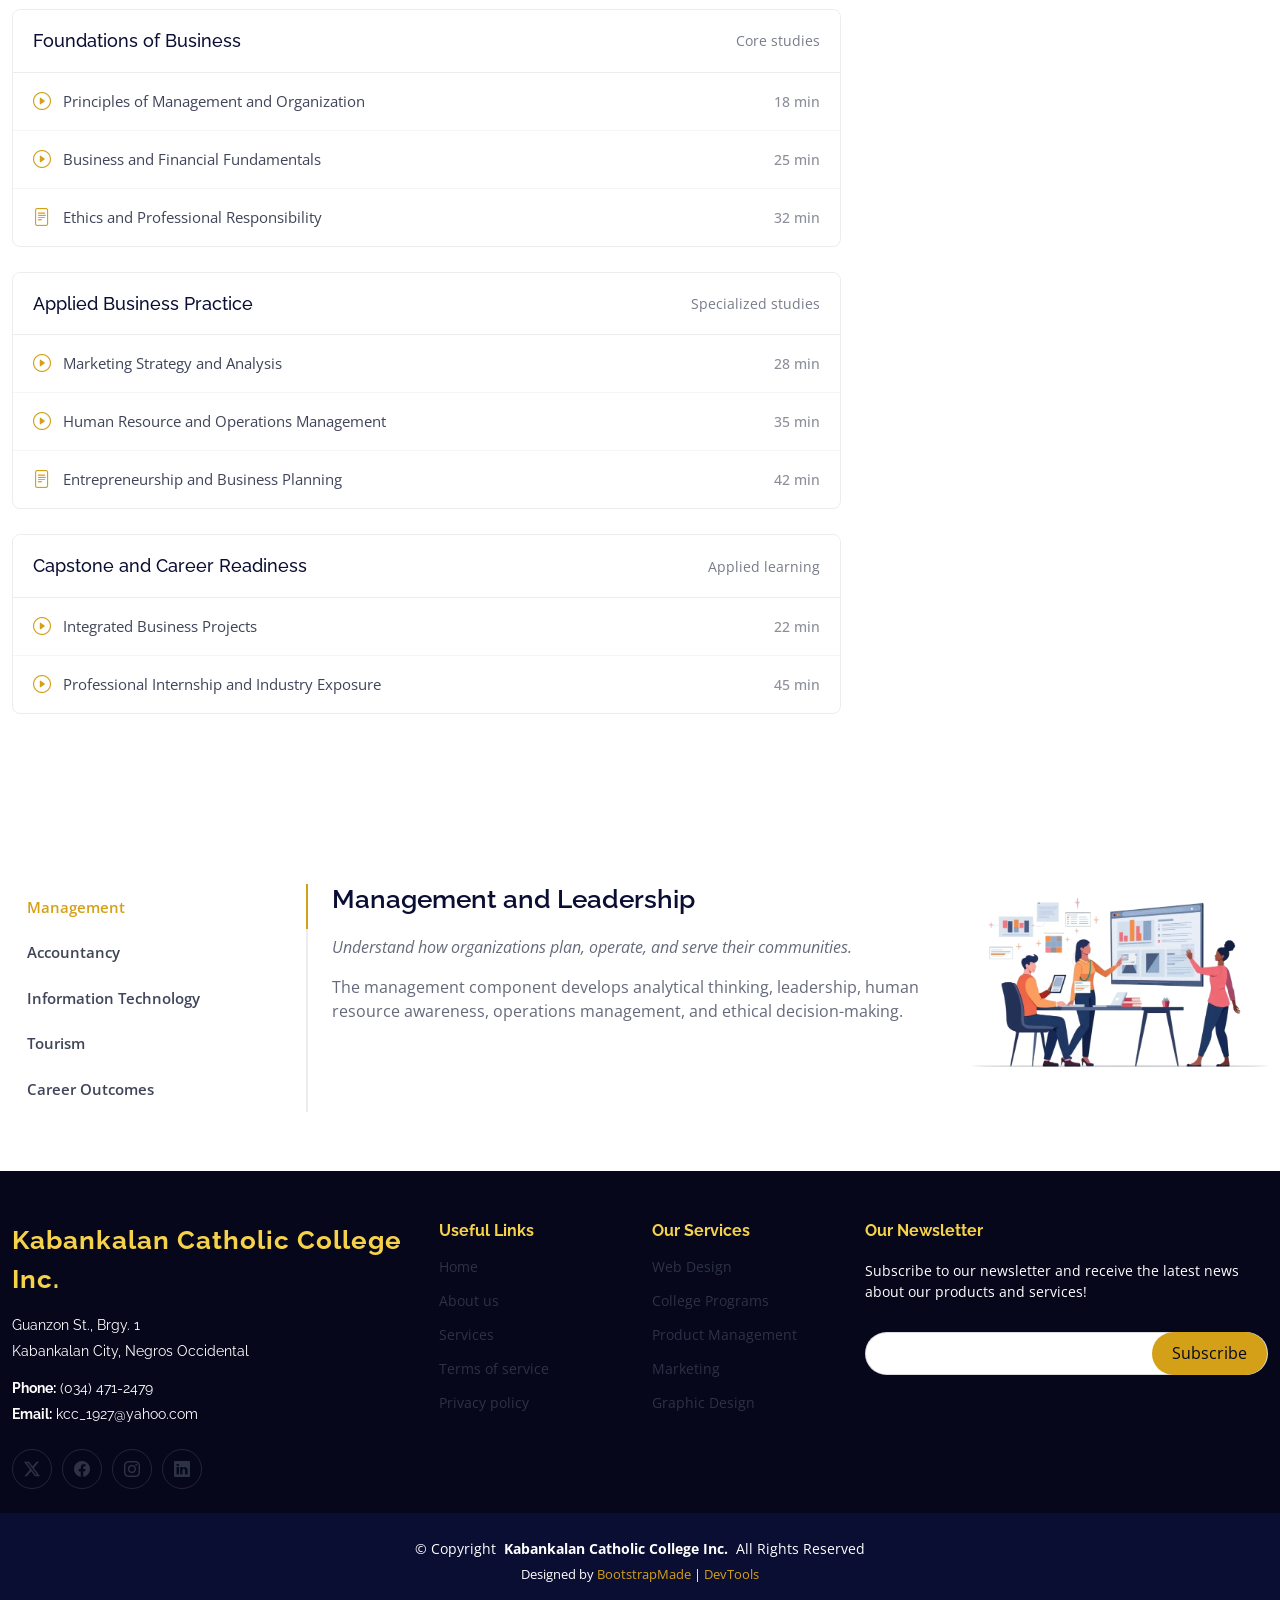
<file: course-details.html>
<!DOCTYPE html>
<html lang="en">

<head>
  <meta charset="utf-8">
  <meta content="width=device-width, initial-scale=1.0" name="viewport">
  <title>Program Details - Kabankalan Catholic College Inc.</title>
  <meta name="description" content="">
  <meta name="keywords" content="">

  <!-- Favicons -->
  <link href="assets/img/kcc-logo.png" rel="icon">
  <link href="assets/img/kcc-logo.png" rel="apple-touch-icon">

  <!-- Fonts -->
  <link href="https://fonts.googleapis.com" rel="preconnect">
  <link href="https://fonts.gstatic.com" rel="preconnect" crossorigin>
  <link href="https://fonts.googleapis.com/css2?family=Open+Sans:ital,wght@0,300;0,400;0,500;0,600;0,700;0,800;1,300;1,400;1,500;1,600;1,700;1,800&family=Poppins:ital,wght@0,100;0,200;0,300;0,400;0,500;0,600;0,700;0,800;0,900;1,100;1,200;1,300;1,400;1,500;1,600;1,700;1,800;1,900&family=Raleway:ital,wght@0,100;0,200;0,300;0,400;0,500;0,600;0,700;0,800;0,900;1,100;1,200;1,300;1,400;1,500;1,600;1,700;1,800;1,900&display=swap" rel="stylesheet">

  <!-- Vendor CSS Files -->
  <link href="assets/vendor/bootstrap/css/bootstrap.min.css" rel="stylesheet">
  <link href="assets/vendor/bootstrap-icons/bootstrap-icons.css" rel="stylesheet">
  <link href="assets/vendor/aos/aos.css" rel="stylesheet">
  <link href="assets/vendor/glightbox/css/glightbox.min.css" rel="stylesheet">
  <link href="assets/vendor/swiper/swiper-bundle.min.css" rel="stylesheet">

  <!-- Main CSS File -->
  <link href="assets/css/main.css" rel="stylesheet">

  <!-- =======================================================
  * Template Name: Mentor
  * Template URL: https://bootstrapmade.com/mentor-free-education-bootstrap-theme/
  * Updated: Jul 07 2025 with Bootstrap v5.3.7
  * Author: BootstrapMade.com
  * License: https://bootstrapmade.com/license/
  ======================================================== -->
</head>

<body class="course-details-page">

  <header id="header" class="header d-flex align-items-center sticky-top">
    <div class="container-fluid container-xl position-relative d-flex align-items-center">

      <a href="index.html" class="logo d-flex align-items-center me-auto">
        <img src="assets/img/kcc-logo.png" alt="Kabankalan Catholic College Inc. logo">
        <h1 class="sitename">Kabankalan Catholic College <span>Inc.</span></h1>
      </a>

      <nav id="navmenu" class="navmenu">
        <ul>
          <li><a href="index.html">Home<br></a></li>
          <li><a href="about.html">About</a></li>
          <li><a href="courses.html">Courses</a></li>
          <li><a href="trainers.html">Admins</a></li>
          <li><a href="events.html">Events</a></li>
          <li><a href="pricing.html">Admissions</a></li>

          <li><a href="contact.html">Contact</a></li>
        </ul>
        <i class="mobile-nav-toggle d-xl-none bi bi-list"></i>
      </nav>

      <a class="btn-getstarted" href="courses.html">Get Started</a>

    </div>
  </header>

  <main class="main">

    <!-- Page Title -->
    <div class="page-title" data-aos="fade">
      <div class="heading">
        <div class="container">
          <div class="row d-flex justify-content-center text-center">
            <div class="col-lg-8">
              <h1>Program Details</h1>
              <p class="mb-0">Explore an academic program designed to build knowledge, character, and readiness for meaningful service.</p>
            </div>
          </div>
        </div>
      </div>
      <nav class="breadcrumbs">
        <div class="container">
          <ol>
            <li><a href="index.html">Home</a></li>
            <li class="current">Course Details</li>
          </ol>
        </div>
      </nav>
    </div><!-- End Page Title -->

    <!-- Course Details Section -->
    <section id="course-details" class="course-details section">

      <div class="container" data-aos="fade-up" data-aos-delay="100">

        <div class="row">
          <div class="col-lg-8">

            <!-- Course Header -->
            <div class="course-header" data-aos="fade-up" data-aos-delay="200">
              <div class="course-image">
                <img src="assets/img/cmat.png" alt="KCC academic program" class="img-fluid">
              </div>
              <div class="course-meta">
                <div class="instructor">
                  <img src="assets/img/kcc-logo.png" alt="KCC College Department" class="instructor-avatar">
                  <div class="instructor-info">
                    <h6>College Department</h6>
                    <span>Management, Accountancy and Technology</span>
                  </div>
                </div>
                <div class="course-stats">
                  <div class="stat-item">
                    <i class="bi bi-mortarboard"></i>
                    <span>Bachelor's Degree</span>
                  </div>
                  <div class="stat-item">
                    <i class="bi bi-building"></i>
                    <span>CMAT</span>
                  </div>
                  <div class="stat-item">
                    <i class="bi bi-calendar"></i>
                    <span>College Program</span>
                  </div>
                </div>
              </div>
            </div><!-- End Course Header -->

            <!-- Course Content -->
            <div class="course-content" data-aos="fade-up" data-aos-delay="300">
              <h2>Bachelor of Science in Business Administration</h2>

              <div class="course-description">
                <p>The BSBA program prepares students for careers in business and management. Students develop competencies in financial analysis, marketing strategy, organizational management, and entrepreneurship.</p>

                <p>KCC's program combines practical business learning with ethical leadership, service, and whole-person formation.</p>
              </div>

              <div class="what-you-learn">
                <h3>What You'll Learn</h3>
                <div class="row">
                  <div class="col-md-6">
                    <ul class="learn-list">
                      <li><i class="bi bi-check-circle"></i>Financial and management analysis</li>
                      <li><i class="bi bi-check-circle"></i>Marketing strategy and research</li>
                      <li><i class="bi bi-check-circle"></i>Organizational leadership</li>
                      <li><i class="bi bi-check-circle"></i>Entrepreneurship and innovation</li>
                    </ul>
                  </div>
                  <div class="col-md-6">
                    <ul class="learn-list">
                      <li><i class="bi bi-check-circle"></i>Business communication</li>
                      <li><i class="bi bi-check-circle"></i>Operations and resource management</li>
                      <li><i class="bi bi-check-circle"></i>Responsible decision-making</li>
                      <li><i class="bi bi-check-circle"></i>Community-oriented service</li>
                    </ul>
                  </div>
                </div>
              </div>

            </div><!-- End Course Content -->

            <!-- Course Curriculum -->
            <div class="course-curriculum" data-aos="fade-up" data-aos-delay="400">
              <h3>Program Focus</h3>

              <div class="curriculum-section">
                <div class="section-header">
                  <h4>Foundations of Business</h4>
                  <span class="lessons-count">Core studies</span>
                </div>
                <div class="lessons">
                  <div class="lesson-item">
                    <div class="lesson-info">
                      <i class="bi bi-play-circle"></i>
                      <span>Principles of Management and Organization</span>
                    </div>
                    <span class="lesson-duration">18 min</span>
                  </div>
                  <div class="lesson-item">
                    <div class="lesson-info">
                      <i class="bi bi-play-circle"></i>
                      <span>Business and Financial Fundamentals</span>
                    </div>
                    <span class="lesson-duration">25 min</span>
                  </div>
                  <div class="lesson-item">
                    <div class="lesson-info">
                      <i class="bi bi-file-text"></i>
                      <span>Ethics and Professional Responsibility</span>
                    </div>
                    <span class="lesson-duration">32 min</span>
                  </div>
                </div>
              </div>

              <div class="curriculum-section">
                <div class="section-header">
                  <h4>Applied Business Practice</h4>
                  <span class="lessons-count">Specialized studies</span>
                </div>
                <div class="lessons">
                  <div class="lesson-item">
                    <div class="lesson-info">
                      <i class="bi bi-play-circle"></i>
                      <span>Marketing Strategy and Analysis</span>
                    </div>
                    <span class="lesson-duration">28 min</span>
                  </div>
                  <div class="lesson-item">
                    <div class="lesson-info">
                      <i class="bi bi-play-circle"></i>
                      <span>Human Resource and Operations Management</span>
                    </div>
                    <span class="lesson-duration">35 min</span>
                  </div>
                  <div class="lesson-item">
                    <div class="lesson-info">
                      <i class="bi bi-file-text"></i>
                      <span>Entrepreneurship and Business Planning</span>
                    </div>
                    <span class="lesson-duration">42 min</span>
                  </div>
                </div>
              </div>

              <div class="curriculum-section">
                <div class="section-header">
                  <h4>Capstone and Career Readiness</h4>
                  <span class="lessons-count">Applied learning</span>
                </div>
                <div class="lessons">
                  <div class="lesson-item">
                    <div class="lesson-info">
                      <i class="bi bi-play-circle"></i>
                      <span>Integrated Business Projects</span>
                    </div>
                    <span class="lesson-duration">22 min</span>
                  </div>
                  <div class="lesson-item">
                    <div class="lesson-info">
                      <i class="bi bi-play-circle"></i>
                      <span>Professional Internship and Industry Exposure</span>
                    </div>
                    <span class="lesson-duration">45 min</span>
                  </div>
                </div>
              </div>

            </div><!-- End Course Curriculum -->

          </div>

          <div class="col-lg-4">

            <!-- Course Sidebar -->
            <div class="course-sidebar" data-aos="fade-up" data-aos-delay="200">

              <!-- Admissions Card -->
              <div class="pricing-card">
                <div class="price">
                  <span class="amount">BSBA</span>
                  <span class="period">College Program</span>
                </div>

                <div class="course-features">
                  <div class="feature">
                    <i class="bi bi-mortarboard"></i>
                    <span>Bachelor's degree program</span>
                  </div>
                  <div class="feature">
                    <i class="bi bi-briefcase"></i>
                    <span>Business and management careers</span>
                  </div>
                  <div class="feature">
                    <i class="bi bi-building"></i>
                    <span>CMAT department</span>
                  </div>
                  <div class="feature">
                    <i class="bi bi-heart"></i>
                    <span>Faith and service formation</span>
                  </div>
                </div>

                <a href="https://kcc.wela.ph/" class="btn-enroll d-block text-center" target="_blank" rel="noopener">Apply for Admission</a>
                <a href="courses.html" class="btn-preview d-block text-center">View Other Programs</a>
              </div><!-- End Admissions Card -->

              <!-- Course Info -->
              <div class="course-info-card">
                <h4>Program Information</h4>
                <div class="info-item">
                  <span class="label">College:</span>
                  <span class="value">CMAT</span>
                </div>
                <div class="info-item">
                  <span class="label">Level:</span>
                  <span class="value">Tertiary</span>
                </div>
                <div class="info-item">
                  <span class="label">Focus:</span>
                  <span class="value">Business and Management</span>
                </div>
                <div class="info-item">
                  <span class="label">Institution:</span>
                  <span class="value">Kabankalan Catholic College Inc.</span>
                </div>
              </div><!-- End Course Info -->

              <!-- Tags -->
              <div class="course-tags">
                <h4>Tags</h4>
                <div class="tags-list">
                  <span class="tag">Business</span>
                  <span class="tag">Management</span>
                  <span class="tag">Marketing</span>
                  <span class="tag">Finance</span>
                  <span class="tag">Entrepreneurship</span>
                  <span class="tag">Leadership</span>
                </div>
              </div><!-- End Tags -->

            </div><!-- End Course Sidebar -->

          </div>

        </div>

      </div>

    </section><!-- /Course Details Section -->

    <!-- Tabs Section -->
    <section id="tabs" class="tabs section">

      <div class="container" data-aos="fade-up" data-aos-delay="100">

        <div class="row">
          <div class="col-lg-3">
            <ul class="nav nav-tabs flex-column">
              <li class="nav-item">
                <a class="nav-link active show" data-bs-toggle="tab" href="#tab-1">Management</a>
              </li>
              <li class="nav-item">
                <a class="nav-link" data-bs-toggle="tab" href="#tab-2">Accountancy</a>
              </li>
              <li class="nav-item">
                <a class="nav-link" data-bs-toggle="tab" href="#tab-3">Information Technology</a>
              </li>
              <li class="nav-item">
                <a class="nav-link" data-bs-toggle="tab" href="#tab-4">Tourism</a>
              </li>
              <li class="nav-item">
                <a class="nav-link" data-bs-toggle="tab" href="#tab-5">Career Outcomes</a>
              </li>
            </ul>
          </div>
          <div class="col-lg-9 mt-4 mt-lg-0">
            <div class="tab-content">
              <div class="tab-pane active show" id="tab-1">
                <div class="row">
                  <div class="col-lg-8 details order-2 order-lg-1">
                    <h3>Management and Leadership</h3>
                    <p class="fst-italic">Understand how organizations plan, operate, and serve their communities.</p>
                    <p>The management component develops analytical thinking, leadership, human resource awareness, operations management, and ethical decision-making.</p>
                  </div>
                  <div class="col-lg-4 text-center order-1 order-lg-2">
                    <img src="assets/img/illustration/illustration-13.webp" alt="" class="img-fluid">
                  </div>
                </div>
              </div>
              <div class="tab-pane" id="tab-2">
                <div class="row">
                  <div class="col-lg-8 details order-2 order-lg-1">
                    <h3>Accountancy and Finance</h3>
                    <p class="fst-italic">Build a strong foundation in responsible financial management.</p>
                    <p>Students learn financial analysis, accounting principles, budgeting, taxation concepts, and transparent reporting for organizations.</p>
                  </div>
                  <div class="col-lg-4 text-center order-1 order-lg-2">
                    <img src="assets/img/illustration/illustration-11.webp" alt="" class="img-fluid">
                  </div>
                </div>
              </div>
              <div class="tab-pane" id="tab-3">
                <div class="row">
                  <div class="col-lg-8 details order-2 order-lg-1">
                    <h3>Technology and Information Systems</h3>
                    <p class="fst-italic">Use digital tools to support modern business operations.</p>
                    <p>Business students develop awareness of databases, digital communication, information systems, and technology-supported decision-making.</p>
                  </div>
                  <div class="col-lg-4 text-center order-1 order-lg-2">
                    <img src="assets/img/illustration/illustration-14.webp" alt="" class="img-fluid">
                  </div>
                </div>
              </div>
              <div class="tab-pane" id="tab-4">
                <div class="row">
                  <div class="col-lg-8 details order-2 order-lg-1">
                    <h3>Tourism and Hospitality</h3>
                    <p class="fst-italic">Explore service and destination management in a dynamic industry.</p>
                    <p>The CMAT college also offers tourism-focused studies in planning, event management, sustainable tourism, and visitor service.</p>
                  </div>
                  <div class="col-lg-4 text-center order-1 order-lg-2">
                    <img src="assets/img/illustration/illustration-12.webp" alt="" class="img-fluid">
                  </div>
                </div>
              </div>
              <div class="tab-pane" id="tab-5">
                <div class="row">
                  <div class="col-lg-8 details order-2 order-lg-1">
                    <h3>Career and Community Outcomes</h3>
                    <p class="fst-italic">Prepare for professional work and meaningful service.</p>
                    <p>Graduates may pursue careers in management, marketing, finance, entrepreneurship, operations, and public or private organizations while carrying KCC's values of faith and service.</p>
                  </div>
                  <div class="col-lg-4 text-center order-1 order-lg-2">
                    <img src="assets/img/illustration/illustration-10.webp" alt="" class="img-fluid">
                  </div>
                </div>
              </div>
            </div>
          </div>
        </div>

      </div>

    </section><!-- /Tabs Section -->

  </main>

  <footer id="footer" class="footer position-relative light-background">

    <div class="container footer-top">
      <div class="row gy-4">
        <div class="col-lg-4 col-md-6 footer-about">
          <a href="index.html" class="logo d-flex align-items-center">
            <span class="sitename">Kabankalan Catholic College Inc.</span>
          </a>
          <div class="footer-contact pt-3">
            <p>Guanzon St., Brgy. 1</p>
            <p>Kabankalan City, Negros Occidental</p>
            <p class="mt-3"><strong>Phone:</strong> <span>(034) 471-2479</span></p>
            <p><strong>Email:</strong> <span>kcc_1927@yahoo.com</span></p>
          </div>
          <div class="social-links d-flex mt-4">
            <a href=""><i class="bi bi-twitter-x"></i></a>
            <a href=""><i class="bi bi-facebook"></i></a>
            <a href=""><i class="bi bi-instagram"></i></a>
            <a href=""><i class="bi bi-linkedin"></i></a>
          </div>
        </div>

        <div class="col-lg-2 col-md-3 footer-links">
          <h4>Useful Links</h4>
          <ul>
            <li><a href="#">Home</a></li>
            <li><a href="#">About us</a></li>
            <li><a href="#">Services</a></li>
            <li><a href="#">Terms of service</a></li>
            <li><a href="#">Privacy policy</a></li>
          </ul>
        </div>

        <div class="col-lg-2 col-md-3 footer-links">
          <h4>Our Services</h4>
          <ul>
            <li><a href="#">Web Design</a></li>
            <li><a href="courses.html">College Programs</a></li>
            <li><a href="#">Product Management</a></li>
            <li><a href="#">Marketing</a></li>
            <li><a href="#">Graphic Design</a></li>
          </ul>
        </div>

        <div class="col-lg-4 col-md-12 footer-newsletter">
          <h4>Our Newsletter</h4>
          <p>Subscribe to our newsletter and receive the latest news about our products and services!</p>
          <form action="#" method="post" class="email-form">
            <div class="newsletter-form"><input type="email" name="email"><input type="submit" value="Subscribe"></div>
            <div class="loading">Loading</div>
            <div class="error-message"></div>
            <div class="sent-message">Your subscription request has been sent. Thank you!</div>
          </form>
        </div>

      </div>
    </div>

    <div class="container copyright text-center mt-4">
      <p>© <span>Copyright</span> <strong class="px-1 sitename">Kabankalan Catholic College Inc.</strong> <span>All Rights Reserved</span></p>
      <div class="credits">
        <!-- All the links in the footer should remain intact. -->
        <!-- You can delete the links only if you've purchased the pro version. -->
        <!-- Licensing information: https://bootstrapmade.com/license/ -->
        Designed by <a href="https://bootstrapmade.com/">BootstrapMade</a> | <a href="https://bootstrapmade.com/tools/">DevTools</a>
      </div>
    </div>

  </footer>

  <!-- Scroll Top -->
  <a href="#" id="scroll-top" class="scroll-top d-flex align-items-center justify-content-center"><i class="bi bi-arrow-up-short"></i></a>

  <!-- Preloader -->
  <div id="preloader"></div>

  <!-- Vendor JS Files -->
  <script src="assets/vendor/bootstrap/js/bootstrap.bundle.min.js"></script>
  <script src="assets/vendor/aos/aos.js"></script>
  <script src="assets/vendor/glightbox/js/glightbox.min.js"></script>
  <script src="assets/vendor/purecounter/purecounter_vanilla.js"></script>
  <script src="assets/vendor/swiper/swiper-bundle.min.js"></script>

  <!-- Main JS File -->
  <script src="assets/js/main.js"></script>

</body>

</html>
</file>
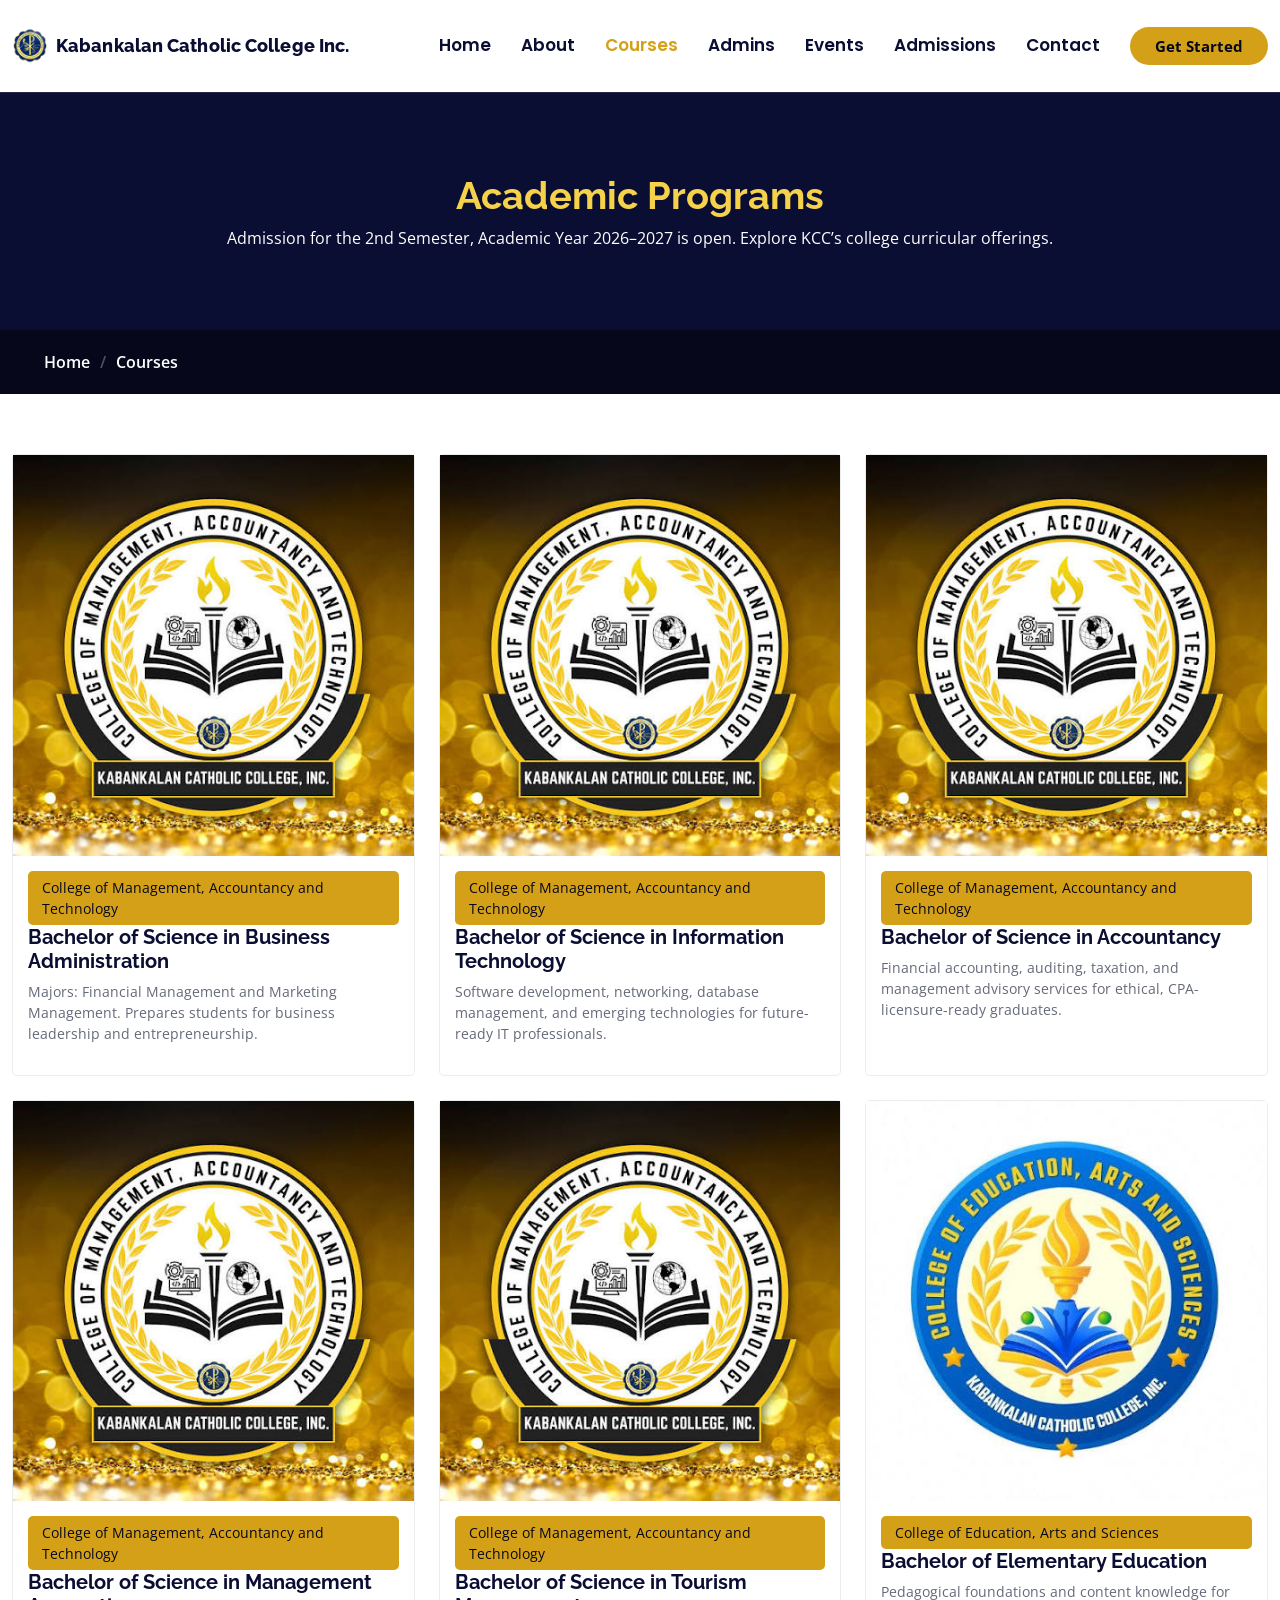
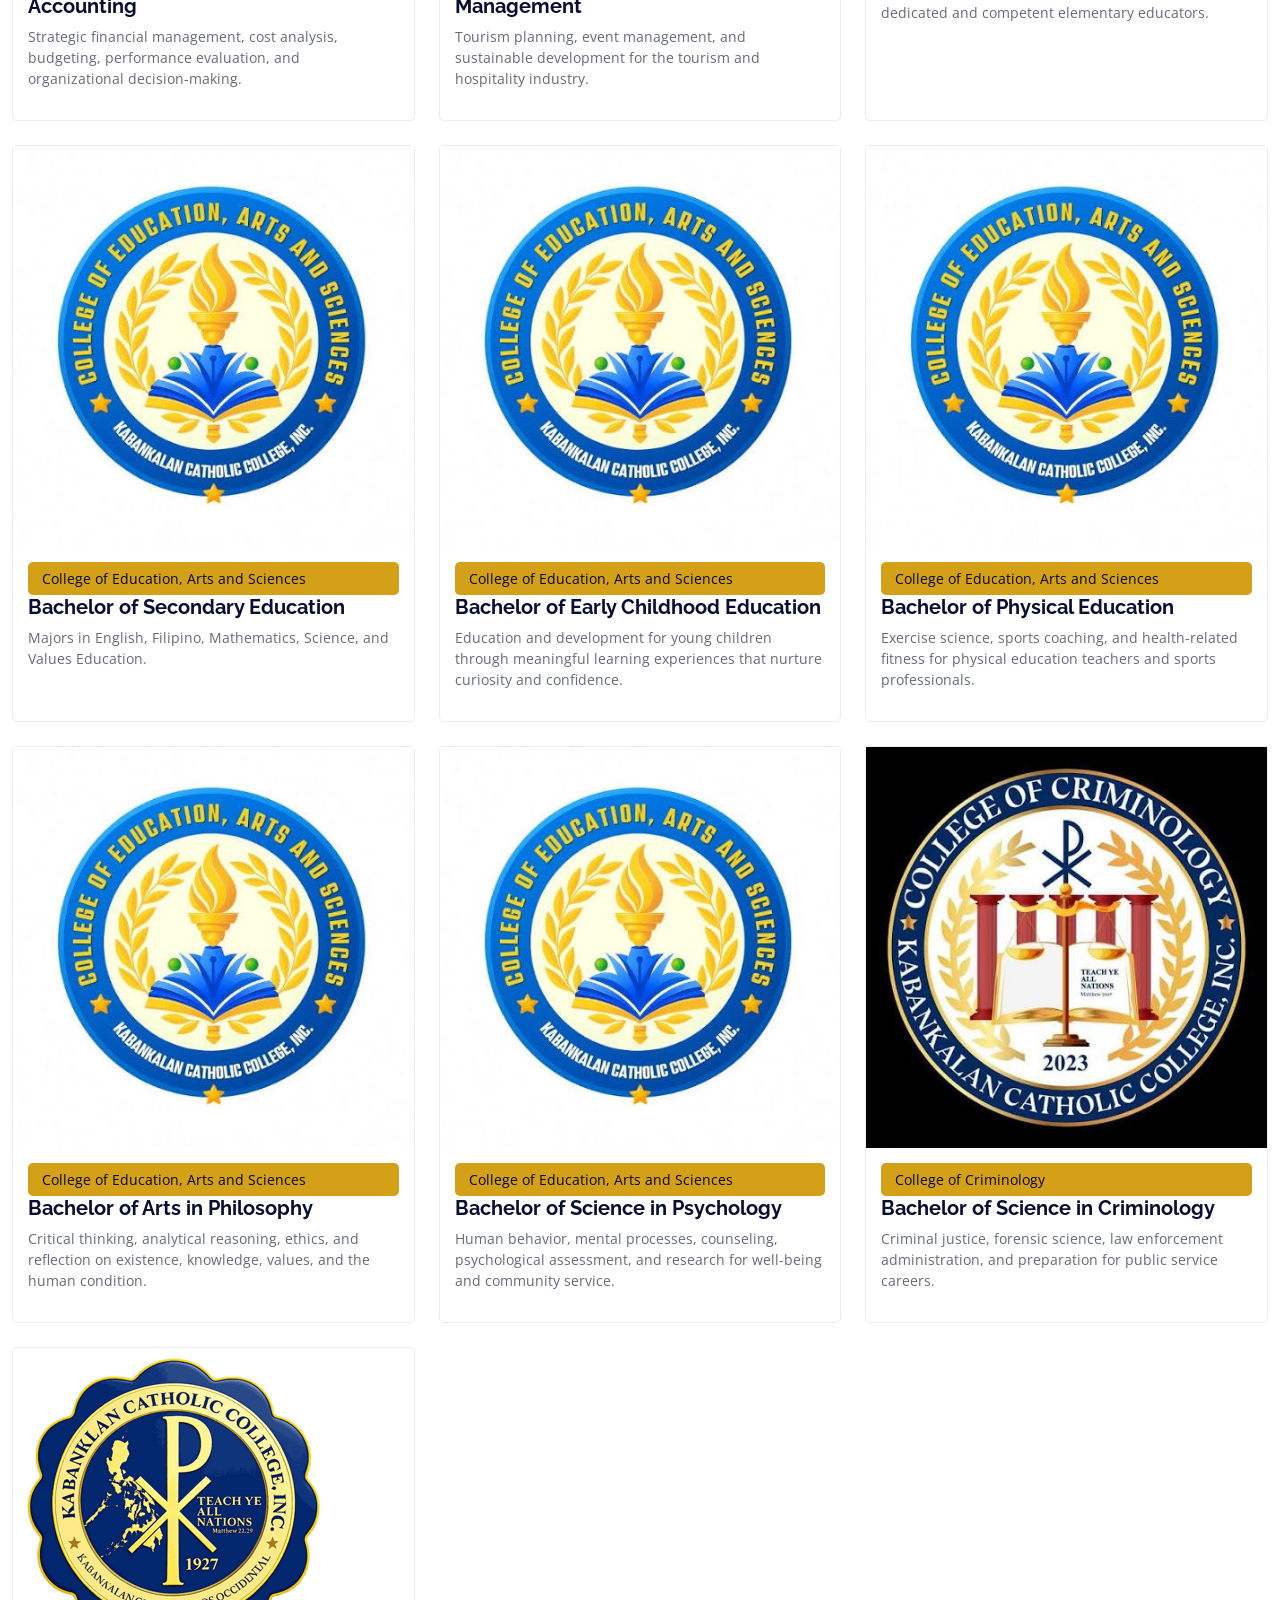
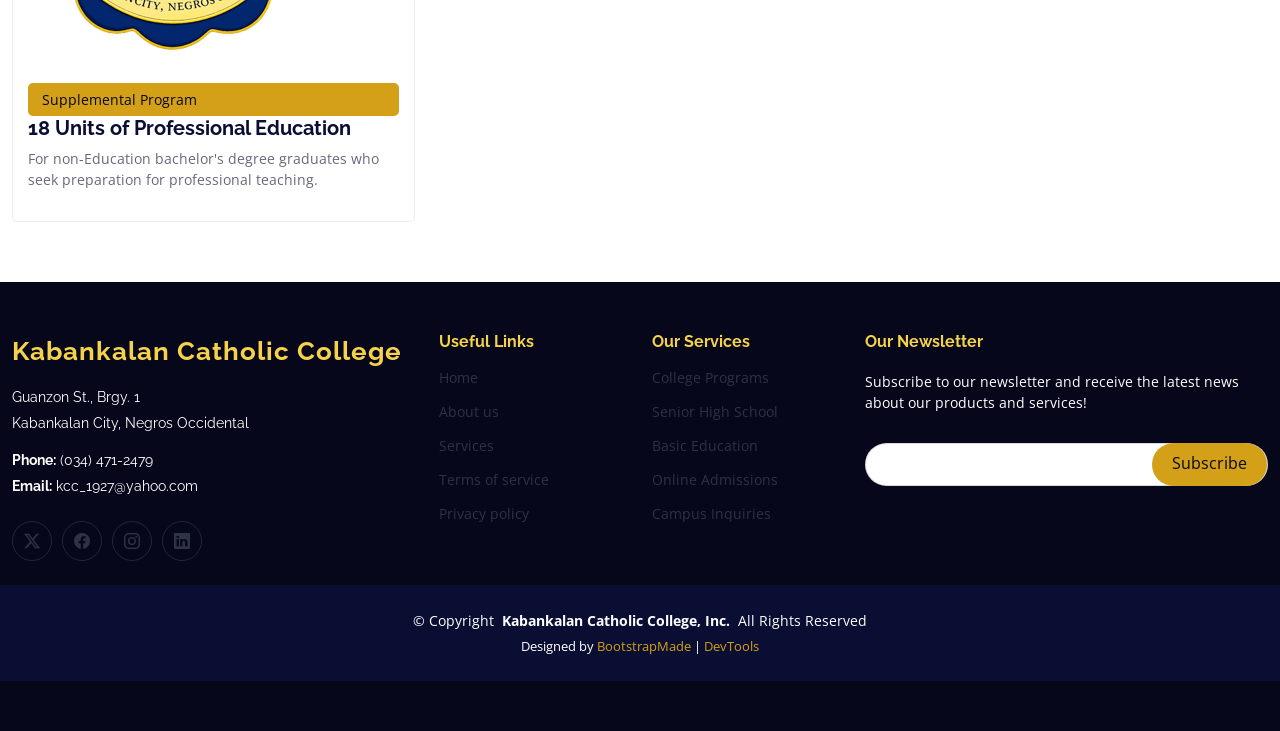
<file: courses.html>
<!DOCTYPE html>
<html lang="en">

<head>
  <meta charset="utf-8">
  <meta content="width=device-width, initial-scale=1.0" name="viewport">
  <title>Academic Programs - Kabankalan Catholic College</title>
  <meta name="description" content="">
  <meta name="keywords" content="">

  <!-- Favicons -->
  <link href="assets/img/kcc-logo.png" rel="icon">
  <link href="assets/img/kcc-logo.png" rel="apple-touch-icon">

  <!-- Fonts -->
  <link href="https://fonts.googleapis.com" rel="preconnect">
  <link href="https://fonts.gstatic.com" rel="preconnect" crossorigin>
  <link
    href="https://fonts.googleapis.com/css2?family=Open+Sans:ital,wght@0,300;0,400;0,500;0,600;0,700;0,800;1,300;1,400;1,500;1,600;1,700;1,800&family=Poppins:ital,wght@0,100;0,200;0,300;0,400;0,500;0,600;0,700;0,800;0,900;1,100;1,200;1,300;1,400;1,500;1,600;1,700;1,800;1,900&family=Raleway:ital,wght@0,100;0,200;0,300;0,400;0,500;0,600;0,700;0,800;0,900;1,100;1,200;1,300;1,400;1,500;1,600;1,700;1,800;1,900&display=swap"
    rel="stylesheet">

  <!-- Vendor CSS Files -->
  <link href="assets/vendor/bootstrap/css/bootstrap.min.css" rel="stylesheet">
  <link href="assets/vendor/bootstrap-icons/bootstrap-icons.css" rel="stylesheet">
  <link href="assets/vendor/aos/aos.css" rel="stylesheet">
  <link href="assets/vendor/glightbox/css/glightbox.min.css" rel="stylesheet">
  <link href="assets/vendor/swiper/swiper-bundle.min.css" rel="stylesheet">

  <!-- Main CSS File -->
  <link href="assets/css/main.css" rel="stylesheet">

  <!-- =======================================================
  * Template Name: Mentor
  * Template URL: https://bootstrapmade.com/mentor-free-education-bootstrap-theme/
  * Updated: Jul 07 2025 with Bootstrap v5.3.7
  * Author: BootstrapMade.com
  * License: https://bootstrapmade.com/license/
  ======================================================== -->
</head>

<body class="courses-page">

  <header id="header" class="header d-flex align-items-center sticky-top">
    <div class="container-fluid container-xl position-relative d-flex align-items-center">

      <a href="index.html" class="logo d-flex align-items-center me-auto">
        <img src="assets/img/kcc-logo.png" alt="Kabankalan Catholic College logo">
        <h1 class="sitename">Kabankalan Catholic College <span>Inc.</span></h1>
      </a>

      <nav id="navmenu" class="navmenu">
        <ul>
          <li><a href="index.html">Home<br></a></li>
          <li><a href="about.html">About</a></li>
          <li><a href="courses.html" class="active">Courses</a></li>
          <li><a href="trainers.html">Admins</a></li>
          <li><a href="events.html">Events</a></li>
          <li><a href="pricing.html">Admissions</a></li>
         
          <li><a href="contact.html">Contact</a></li>
        </ul>
        <i class="mobile-nav-toggle d-xl-none bi bi-list"></i>
      </nav>

      <a class="btn-getstarted" href="courses.html">Get Started</a>

    </div>
  </header>

  <main class="main">

    <!-- Page Title -->
    <div class="page-title" data-aos="fade">
      <div class="heading">
        <div class="container">
          <div class="row d-flex justify-content-center text-center">
            <div class="col-lg-8">
              <h1>Academic Programs</h1>
              <p class="mb-0">Admission for the 2nd Semester, Academic Year 2026–2027 is open. Explore KCC’s college curricular offerings.</p>
            </div>
          </div>
        </div>
      </div>
      <nav class="breadcrumbs">
        <div class="container">
          <ol>
            <li><a href="index.html">Home</a></li>
            <li class="current">Courses</li>
          </ol>
        </div>
      </nav>
    </div><!-- End Page Title -->

    <!-- Courses Section -->
    <section id="courses" class="courses section">

      <div class="container">

        <div class="row gy-4">

          <div class="col-lg-4 col-md-6 d-flex align-items-stretch" data-aos="zoom-in" data-aos-delay="100">
            <div class="course-item">
              <img src="assets/img/cmat.png" class="img-fluid" alt="College of Management and Technology logo">
              <div class="course-content">
                <p class="category">College of Management, Accountancy and Technology</p>
                <h3><a href="course-details.html">Bachelor of Science in Business Administration</a></h3>
                <p class="description">Majors: Financial Management and Marketing Management. Prepares students for business leadership and entrepreneurship.</p>
              </div>
            </div>
          </div>

          <div class="col-lg-4 col-md-6 d-flex align-items-stretch" data-aos="zoom-in" data-aos-delay="200">
            <div class="course-item">
              <img src="assets/img/cmat.png" class="img-fluid" alt="College of Management and Technology logo">
              <div class="course-content">
                <p class="category">College of Management, Accountancy and Technology</p>
                <h3><a href="course-details.html">Bachelor of Science in Information Technology</a></h3>
                <p class="description">Software development, networking, database management, and emerging technologies for future-ready IT professionals.</p>
              </div>
            </div>
          </div>

          <div class="col-lg-4 col-md-6 d-flex align-items-stretch" data-aos="zoom-in" data-aos-delay="300">
            <div class="course-item">
              <img src="assets/img/cmat.png" class="img-fluid" alt="Accountancy and community service at KCC">
              <div class="course-content">
                <p class="category">College of Management, Accountancy and Technology</p>
                <h3><a href="course-details.html">Bachelor of Science in Accountancy</a></h3>
                <p class="description">Financial accounting, auditing, taxation, and management advisory services for ethical, CPA-licensure-ready graduates.</p>
              </div>
            </div>
          </div>

          <div class="col-lg-4 col-md-6 d-flex align-items-stretch" data-aos="zoom-in" data-aos-delay="200">
            <div class="course-item">
              <img src="assets/img/cmat.png" class="img-fluid" alt="College of Management and Technology logo">
              <div class="course-content">
                <p class="category">College of Management, Accountancy and Technology</p>
                <h3><a href="course-details.html">Bachelor of Science in Management Accounting</a></h3>
                <p class="description">Strategic financial management, cost analysis, budgeting, performance evaluation, and organizational decision-making.</p>
              </div>
            </div>
          </div>

          <div class="col-lg-4 col-md-6 d-flex align-items-stretch" data-aos="zoom-in" data-aos-delay="300">
            <div class="course-item">
              <img src="assets/img/cmat.png" class="img-fluid" alt="College of Management and Technology logo">
              <div class="course-content">
                <p class="category">College of Management, Accountancy and Technology</p>
                <h3><a href="course-details.html">Bachelor of Science in Tourism Management</a></h3>
                <p class="description">Tourism planning, event management, and sustainable development for the tourism and hospitality industry.</p>
              </div>
            </div>
          </div>

          <div class="col-lg-4 col-md-6 d-flex align-items-stretch" data-aos="zoom-in" data-aos-delay="100">
            <div class="course-item"><img src="assets/img/ceas.png" class="img-fluid" alt="College of Education, Arts and Sciences logo"><div class="course-content"><p class="category">College of Education, Arts and Sciences</p><h3><a href="course-details.html">Bachelor of Elementary Education</a></h3><p class="description">Pedagogical foundations and content knowledge for dedicated and competent elementary educators.</p></div></div>
          </div>

          <div class="col-lg-4 col-md-6 d-flex align-items-stretch" data-aos="zoom-in" data-aos-delay="200">
            <div class="course-item"><img src="assets/img/ceas.png" class="img-fluid" alt="College of Education, Arts and Sciences logo"><div class="course-content"><p class="category">College of Education, Arts and Sciences</p><h3><a href="course-details.html">Bachelor of Secondary Education</a></h3><p class="description">Majors in English, Filipino, Mathematics, Science, and Values Education.</p></div></div>
          </div>

          <div class="col-lg-4 col-md-6 d-flex align-items-stretch" data-aos="zoom-in" data-aos-delay="300">
            <div class="course-item"><img src="assets/img/ceas.png" class="img-fluid" alt="College of Education, Arts and Sciences logo"><div class="course-content"><p class="category">College of Education, Arts and Sciences</p><h3><a href="course-details.html">Bachelor of Early Childhood Education</a></h3><p class="description">Education and development for young children through meaningful learning experiences that nurture curiosity and confidence.</p></div></div>
          </div>

          <div class="col-lg-4 col-md-6 d-flex align-items-stretch" data-aos="zoom-in" data-aos-delay="100">
            <div class="course-item"><img src="assets/img/ceas.png" class="img-fluid" alt="Physical Education at KCC"><div class="course-content"><p class="category">College of Education, Arts and Sciences</p><h3><a href="course-details.html">Bachelor of Physical Education</a></h3><p class="description">Exercise science, sports coaching, and health-related fitness for physical education teachers and sports professionals.</p></div></div>
          </div>

          <div class="col-lg-4 col-md-6 d-flex align-items-stretch" data-aos="zoom-in" data-aos-delay="200">
            <div class="course-item"><img src="assets/img/ceas.png" class="img-fluid" alt="College of Education, Arts and Sciences logo"><div class="course-content"><p class="category">College of Education, Arts and Sciences</p><h3><a href="course-details.html">Bachelor of Arts in Philosophy</a></h3><p class="description">Critical thinking, analytical reasoning, ethics, and reflection on existence, knowledge, values, and the human condition.</p></div></div>
          </div>

          <div class="col-lg-4 col-md-6 d-flex align-items-stretch" data-aos="zoom-in" data-aos-delay="300">
            <div class="course-item"><img src="assets/img/ceas.png" class="img-fluid" alt="College of Education, Arts and Sciences logo"><div class="course-content"><p class="category">College of Education, Arts and Sciences</p><h3><a href="course-details.html">Bachelor of Science in Psychology</a></h3><p class="description">Human behavior, mental processes, counseling, psychological assessment, and research for well-being and community service.</p></div></div>
          </div>

          <div class="col-lg-4 col-md-6 d-flex align-items-stretch" data-aos="zoom-in" data-aos-delay="100">
            <div class="course-item"><img src="assets/img/crim.png" class="img-fluid" alt="Criminology at KCC"><div class="course-content"><p class="category">College of Criminology</p><h3><a href="course-details.html">Bachelor of Science in Criminology</a></h3><p class="description">Criminal justice, forensic science, law enforcement administration, and preparation for public service careers.</p></div></div>
          </div>

          <div class="col-lg-4 col-md-6 d-flex align-items-stretch" data-aos="zoom-in" data-aos-delay="200">
            <div class="course-item"><img src="assets/img/kcc-logo.png" class="img-fluid" alt="Kabankalan Catholic College logo"><div class="course-content"><p class="category">Supplemental Program</p><h3><a href="course-details.html">18 Units of Professional Education</a></h3><p class="description">For non-Education bachelor's degree graduates who seek preparation for professional teaching.</p></div></div>
          </div>

        </div>

      </div>

    </section><!-- /Courses Section -->

  </main>

  <footer id="footer" class="footer position-relative light-background">

    <div class="container footer-top">
      <div class="row gy-4">
        <div class="col-lg-4 col-md-6 footer-about">
          <a href="index.html" class="logo d-flex align-items-center">
            <span class="sitename">Kabankalan Catholic College</span>
          </a>
          <div class="footer-contact pt-3">
            <p>Guanzon St., Brgy. 1</p>
            <p>Kabankalan City, Negros Occidental</p>
            <p class="mt-3"><strong>Phone:</strong> <span>(034) 471-2479</span></p>
            <p><strong>Email:</strong> <span>kcc_1927@yahoo.com</span></p>
          </div>
          <div class="social-links d-flex mt-4">
            <a href=""><i class="bi bi-twitter-x"></i></a>
            <a href=""><i class="bi bi-facebook"></i></a>
            <a href=""><i class="bi bi-instagram"></i></a>
            <a href=""><i class="bi bi-linkedin"></i></a>
          </div>
        </div>

        <div class="col-lg-2 col-md-3 footer-links">
          <h4>Useful Links</h4>
          <ul>
            <li><a href="#">Home</a></li>
            <li><a href="#">About us</a></li>
            <li><a href="#">Services</a></li>
            <li><a href="#">Terms of service</a></li>
            <li><a href="#">Privacy policy</a></li>
          </ul>
        </div>

        <div class="col-lg-2 col-md-3 footer-links">
          <h4>Our Services</h4>
          <ul>
            <li><a href="courses.html">College Programs</a></li>
            <li><a href="pricing.html">Senior High School</a></li>
            <li><a href="pricing.html">Basic Education</a></li>
            <li><a href="https://kcc.wela.ph/">Online Admissions</a></li>
            <li><a href="contact.html">Campus Inquiries</a></li>
          </ul>
        </div>

        <div class="col-lg-4 col-md-12 footer-newsletter">
          <h4>Our Newsletter</h4>
          <p>Subscribe to our newsletter and receive the latest news about our products and services!</p>
          <form action="#" method="post" class="email-form">
            <div class="newsletter-form"><input type="email" name="email"><input type="submit" value="Subscribe"></div>
            <div class="loading">Loading</div>
            <div class="error-message"></div>
            <div class="sent-message">Your subscription request has been sent. Thank you!</div>
          </form>
        </div>

      </div>
    </div>

    <div class="container copyright text-center mt-4">
      <p>© <span>Copyright</span> <strong class="px-1 sitename">Kabankalan Catholic College, Inc.</strong> <span>All Rights Reserved</span></p>
      <div class="credits">
        <!-- All the links in the footer should remain intact. -->
        <!-- You can delete the links only if you've purchased the pro version. -->
        <!-- Licensing information: https://bootstrapmade.com/license/ -->
        Designed by <a href="https://bootstrapmade.com/">BootstrapMade</a> | <a
          href="https://bootstrapmade.com/tools/">DevTools</a>
      </div>
    </div>

  </footer>

  <!-- Scroll Top -->
  <a href="#" id="scroll-top" class="scroll-top d-flex align-items-center justify-content-center"><i
      class="bi bi-arrow-up-short"></i></a>

  <!-- Preloader -->
  <div id="preloader"></div>

  <!-- Vendor JS Files -->
  <script src="assets/vendor/bootstrap/js/bootstrap.bundle.min.js"></script>
  <script src="assets/vendor/aos/aos.js"></script>
  <script src="assets/vendor/glightbox/js/glightbox.min.js"></script>
  <script src="assets/vendor/purecounter/purecounter_vanilla.js"></script>
  <script src="assets/vendor/swiper/swiper-bundle.min.js"></script>

  <!-- Main JS File -->
  <script src="assets/js/main.js"></script>

</body>

</html>
</file>
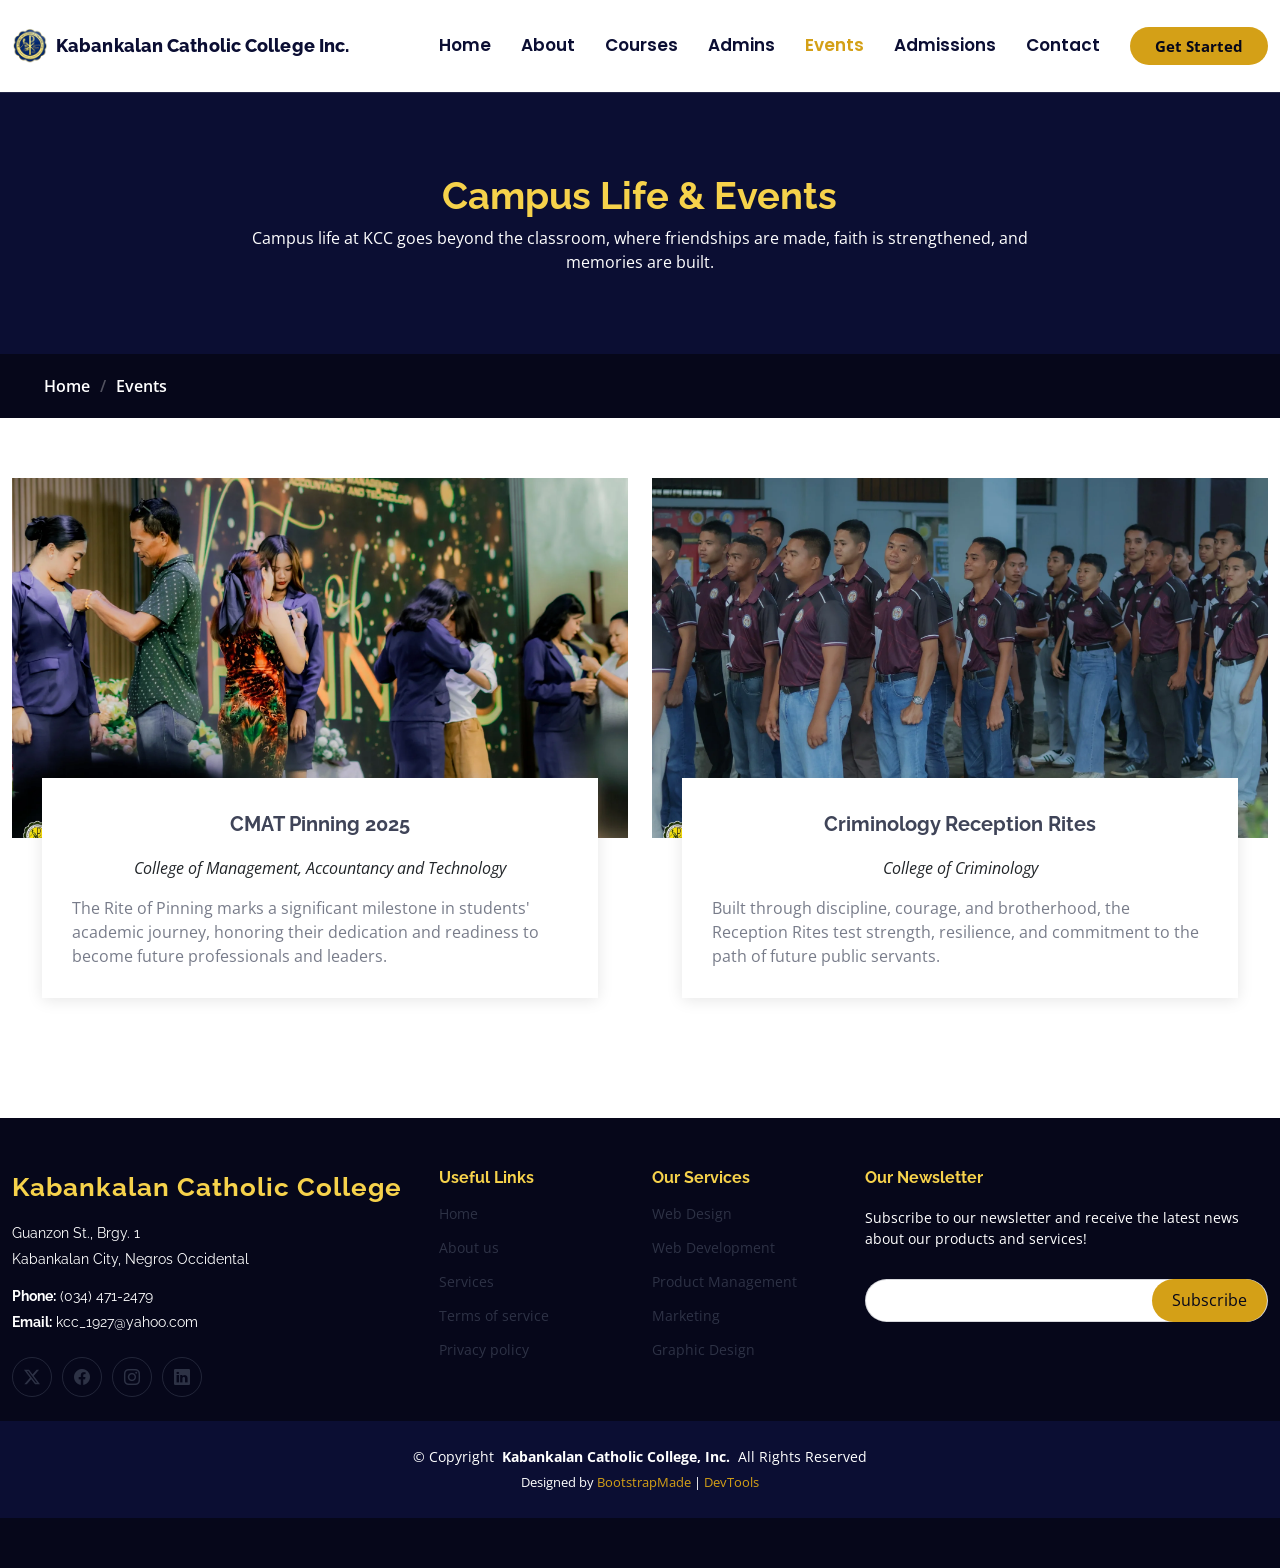
<file: events.html>
<!DOCTYPE html>
<html lang="en">

<head>
  <meta charset="utf-8">
  <meta content="width=device-width, initial-scale=1.0" name="viewport">
  <title>Campus Life - Kabankalan Catholic College</title>
  <meta name="description" content="">
  <meta name="keywords" content="">

  <!-- Favicons -->
  <link href="assets/img/kcc-logo.png" rel="icon">
  <link href="assets/img/kcc-logo.png" rel="apple-touch-icon">

  <!-- Fonts -->
  <link href="https://fonts.googleapis.com" rel="preconnect">
  <link href="https://fonts.gstatic.com" rel="preconnect" crossorigin>
  <link href="https://fonts.googleapis.com/css2?family=Open+Sans:ital,wght@0,300;0,400;0,500;0,600;0,700;0,800;1,300;1,400;1,500;1,600;1,700;1,800&family=Poppins:ital,wght@0,100;0,200;0,300;0,400;0,500;0,600;0,700;0,800;0,900;1,100;1,200;1,300;1,400;1,500;1,600;1,700;1,800;1,900&family=Raleway:ital,wght@0,100;0,200;0,300;0,400;0,500;0,600;0,700;0,800;0,900;1,100;1,200;1,300;1,400;1,500;1,600;1,700;1,800;1,900&display=swap" rel="stylesheet">

  <!-- Vendor CSS Files -->
  <link href="assets/vendor/bootstrap/css/bootstrap.min.css" rel="stylesheet">
  <link href="assets/vendor/bootstrap-icons/bootstrap-icons.css" rel="stylesheet">
  <link href="assets/vendor/aos/aos.css" rel="stylesheet">
  <link href="assets/vendor/glightbox/css/glightbox.min.css" rel="stylesheet">
  <link href="assets/vendor/swiper/swiper-bundle.min.css" rel="stylesheet">

  <!-- Main CSS File -->
  <link href="assets/css/main.css" rel="stylesheet">

  <!-- =======================================================
  * Template Name: Mentor
  * Template URL: https://bootstrapmade.com/mentor-free-education-bootstrap-theme/
  * Updated: Jul 07 2025 with Bootstrap v5.3.7
  * Author: BootstrapMade.com
  * License: https://bootstrapmade.com/license/
  ======================================================== -->
</head>

<body class="events-page">

  <header id="header" class="header d-flex align-items-center sticky-top">
    <div class="container-fluid container-xl position-relative d-flex align-items-center">

      <a href="index.html" class="logo d-flex align-items-center me-auto">
        <img src="assets/img/kcc-logo.png" alt="Kabankalan Catholic College logo">
        <h1 class="sitename">Kabankalan Catholic College <span>Inc.</span></h1>
      </a>

      <nav id="navmenu" class="navmenu">
        <ul>
          <li><a href="index.html">Home<br></a></li>
          <li><a href="about.html">About</a></li>
          <li><a href="courses.html">Courses</a></li>
          <li><a href="trainers.html">Admins</a></li>
          <li><a href="events.html" class="active">Events</a></li>
          <li><a href="pricing.html">Admissions</a></li>
          
          <li><a href="contact.html">Contact</a></li>
        </ul>
        <i class="mobile-nav-toggle d-xl-none bi bi-list"></i>
      </nav>

      <a class="btn-getstarted" href="courses.html">Get Started</a>

    </div>
  </header>

  <main class="main">

    <!-- Page Title -->
    <div class="page-title" data-aos="fade">
      <div class="heading">
        <div class="container">
          <div class="row d-flex justify-content-center text-center">
            <div class="col-lg-8">
              <h1>Campus Life & Events</h1>
              <p class="mb-0">Campus life at KCC goes beyond the classroom, where friendships are made, faith is strengthened, and memories are built.</p>
            </div>
          </div>
        </div>
      </div>
      <nav class="breadcrumbs">
        <div class="container">
          <ol>
            <li><a href="index.html">Home</a></li>
            <li class="current">Events</li>
          </ol>
        </div>
      </nav>
    </div><!-- End Page Title -->

    <!-- Events Section -->
    <section id="events" class="events section">

      <div class="container" data-aos="fade-up">

        <div class="row">
          <div class="col-md-6 d-flex align-items-stretch">
            <div class="card">
              <div class="card-img">
                <img src="assets/img/kcc/campus.png" alt="CMAT Pinning 2025">
              </div>
              <div class="card-body">
                <h5 class="card-title"><a href="https://kcc.edu.ph/campus-life">CMAT Pinning 2025</a></h5>
                <p class="fst-italic text-center">College of Management, Accountancy and Technology</p>
                <p class="card-text">The Rite of Pinning marks a significant milestone in students' academic journey, honoring their dedication and readiness to become future professionals and leaders.</p>
              </div>
            </div>
          </div>
          <div class="col-md-6 d-flex align-items-stretch">
            <div class="card">
              <div class="card-img">
                <img src="assets/img/kcc/crim.png" alt="Criminology Reception Rites">
              </div>
              <div class="card-body">
                <h5 class="card-title"><a href="https://kcc.edu.ph/campus-life">Criminology Reception Rites</a></h5>
                <p class="fst-italic text-center">College of Criminology</p>
                <p class="card-text">Built through discipline, courage, and brotherhood, the Reception Rites test strength, resilience, and commitment to the path of future public servants.</p>
              </div>
            </div>

          </div>
        </div>

      </div>

    </section><!-- /Events Section -->

  </main>

  <footer id="footer" class="footer position-relative light-background">

    <div class="container footer-top">
      <div class="row gy-4">
        <div class="col-lg-4 col-md-6 footer-about">
          <a href="index.html" class="logo d-flex align-items-center">
            <span class="sitename">Kabankalan Catholic College</span>
          </a>
          <div class="footer-contact pt-3">
            <p>Guanzon St., Brgy. 1</p>
            <p>Kabankalan City, Negros Occidental</p>
            <p class="mt-3"><strong>Phone:</strong> <span>(034) 471-2479</span></p>
            <p><strong>Email:</strong> <span>kcc_1927@yahoo.com</span></p>
          </div>
          <div class="social-links d-flex mt-4">
            <a href=""><i class="bi bi-twitter-x"></i></a>
            <a href=""><i class="bi bi-facebook"></i></a>
            <a href=""><i class="bi bi-instagram"></i></a>
            <a href=""><i class="bi bi-linkedin"></i></a>
          </div>
        </div>

        <div class="col-lg-2 col-md-3 footer-links">
          <h4>Useful Links</h4>
          <ul>
            <li><a href="#">Home</a></li>
            <li><a href="#">About us</a></li>
            <li><a href="#">Services</a></li>
            <li><a href="#">Terms of service</a></li>
            <li><a href="#">Privacy policy</a></li>
          </ul>
        </div>

        <div class="col-lg-2 col-md-3 footer-links">
          <h4>Our Services</h4>
          <ul>
            <li><a href="#">Web Design</a></li>
            <li><a href="#">Web Development</a></li>
            <li><a href="#">Product Management</a></li>
            <li><a href="#">Marketing</a></li>
            <li><a href="#">Graphic Design</a></li>
          </ul>
        </div>

        <div class="col-lg-4 col-md-12 footer-newsletter">
          <h4>Our Newsletter</h4>
          <p>Subscribe to our newsletter and receive the latest news about our products and services!</p>
          <form action="#" method="post" class="email-form">
            <div class="newsletter-form"><input type="email" name="email"><input type="submit" value="Subscribe"></div>
            <div class="loading">Loading</div>
            <div class="error-message"></div>
            <div class="sent-message">Your subscription request has been sent. Thank you!</div>
          </form>
        </div>

      </div>
    </div>

    <div class="container copyright text-center mt-4">
      <p>© <span>Copyright</span> <strong class="px-1 sitename">Kabankalan Catholic College, Inc.</strong> <span>All Rights Reserved</span></p>
      <div class="credits">
        <!-- All the links in the footer should remain intact. -->
        <!-- You can delete the links only if you've purchased the pro version. -->
        <!-- Licensing information: https://bootstrapmade.com/license/ -->
        Designed by <a href="https://bootstrapmade.com/">BootstrapMade</a> | <a href="https://bootstrapmade.com/tools/">DevTools</a>
      </div>
    </div>

  </footer>

  <!-- Scroll Top -->
  <a href="#" id="scroll-top" class="scroll-top d-flex align-items-center justify-content-center"><i class="bi bi-arrow-up-short"></i></a>

  <!-- Preloader -->
  <div id="preloader"></div>

  <!-- Vendor JS Files -->
  <script src="assets/vendor/bootstrap/js/bootstrap.bundle.min.js"></script>
  <script src="assets/vendor/aos/aos.js"></script>
  <script src="assets/vendor/glightbox/js/glightbox.min.js"></script>
  <script src="assets/vendor/purecounter/purecounter_vanilla.js"></script>
  <script src="assets/vendor/swiper/swiper-bundle.min.js"></script>

  <!-- Main JS File -->
  <script src="assets/js/main.js"></script>

</body>

</html>
</file>
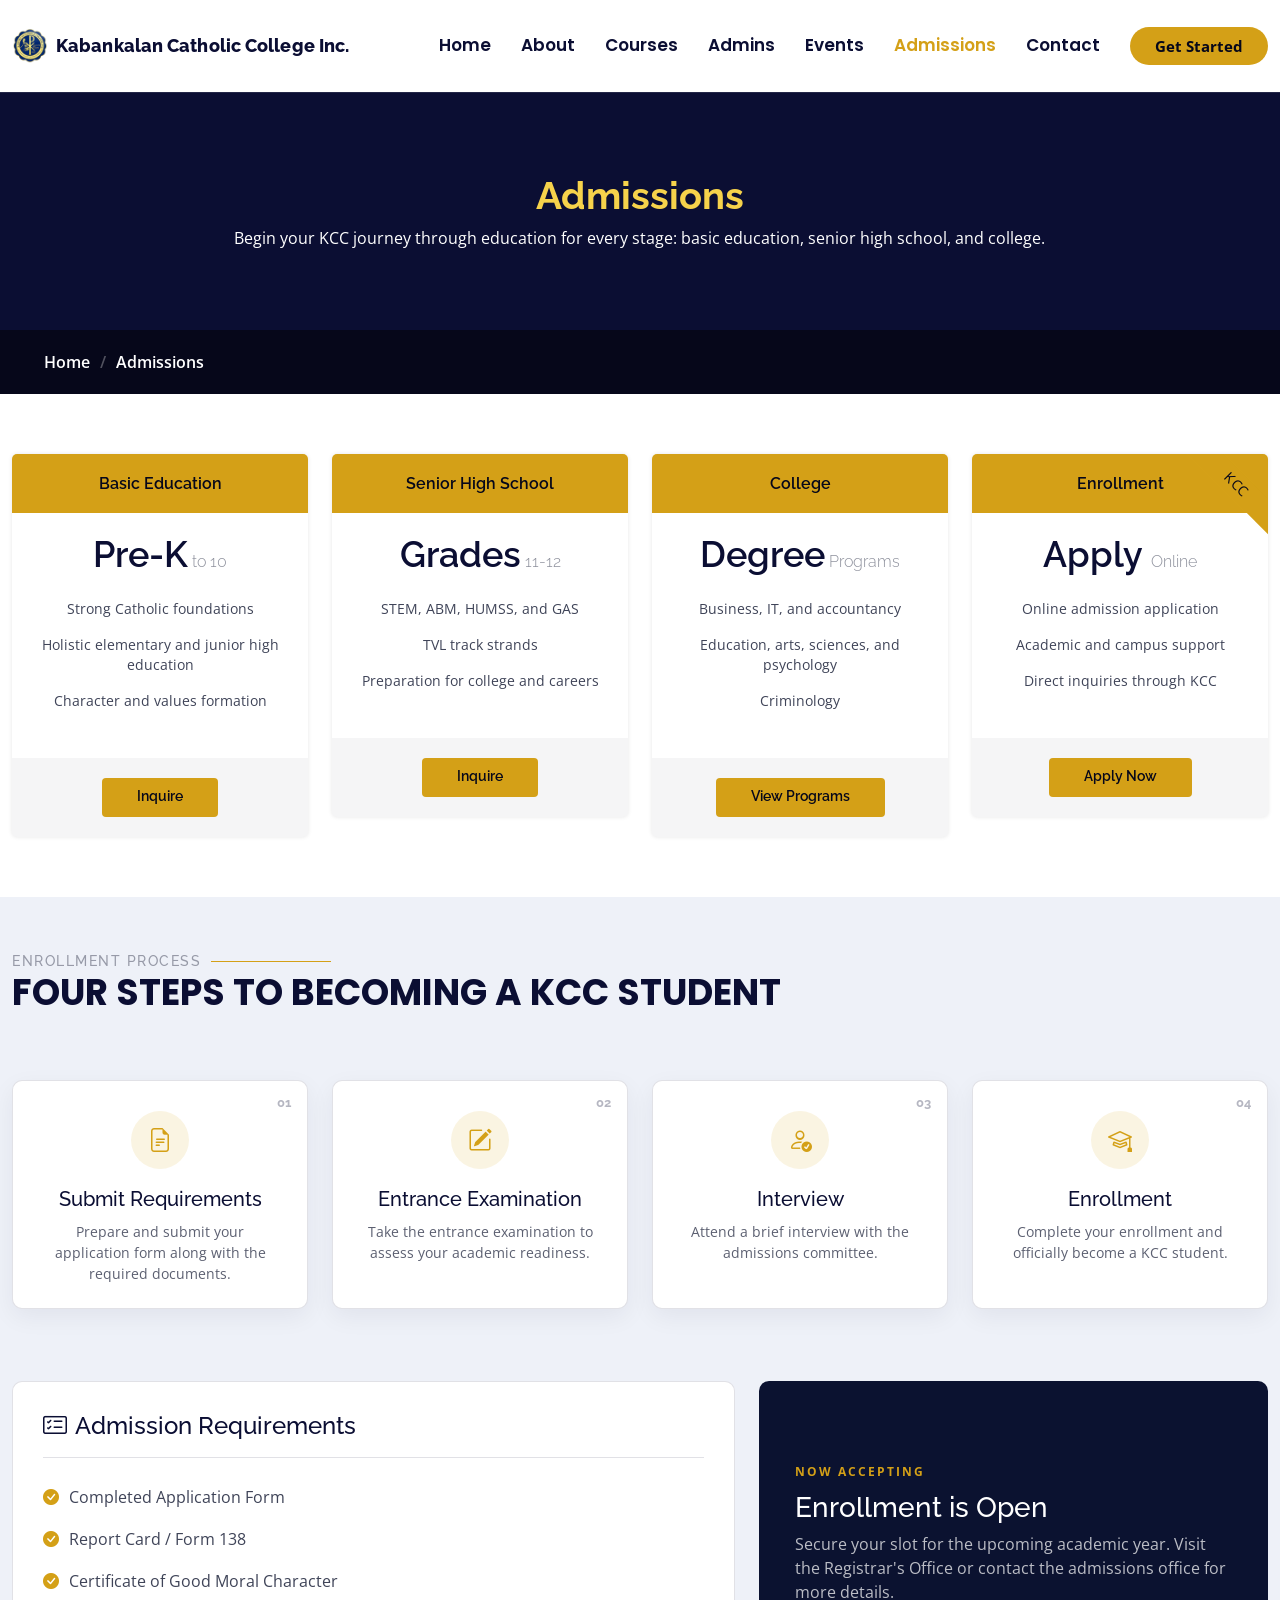
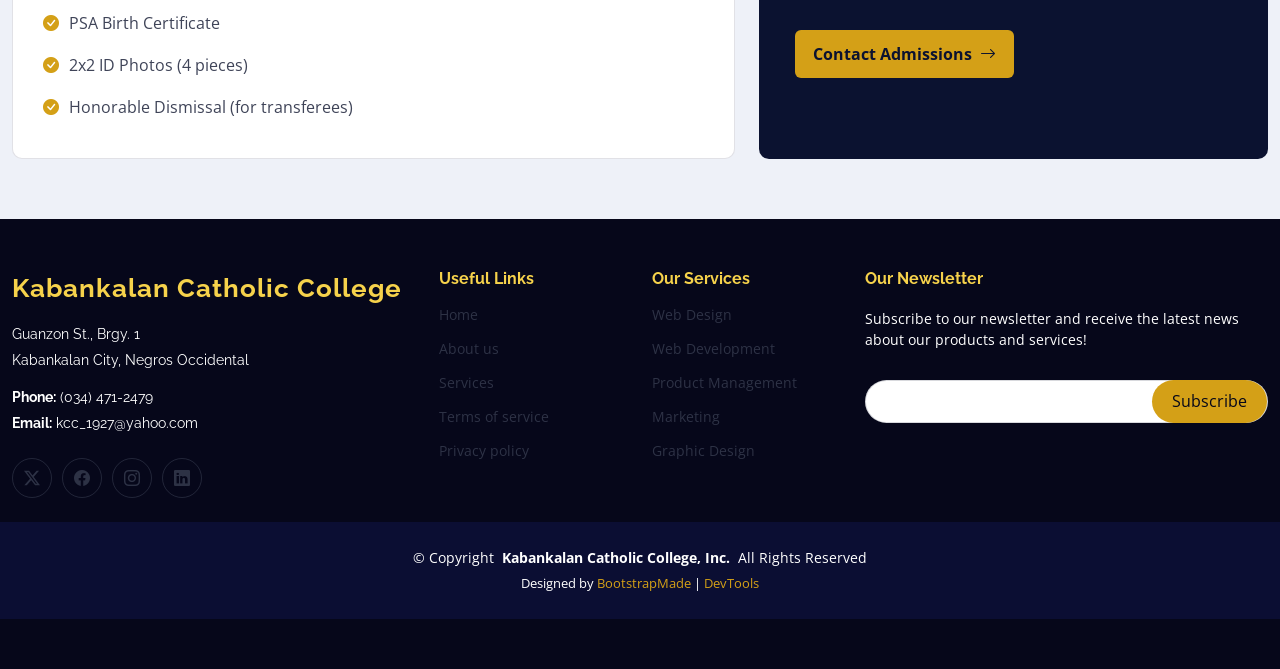
<file: pricing.html>
<!DOCTYPE html>
<html lang="en">

<head>
  <meta charset="utf-8">
  <meta content="width=device-width, initial-scale=1.0" name="viewport">
  <title>Admissions - Kabankalan Catholic College</title>
  <meta name="description" content="">
  <meta name="keywords" content="">

  <!-- Favicons -->
  <link href="assets/img/kcc-logo.png" rel="icon">
  <link href="assets/img/kcc-logo.png" rel="apple-touch-icon">

  <!-- Fonts -->
  <link href="https://fonts.googleapis.com" rel="preconnect">
  <link href="https://fonts.gstatic.com" rel="preconnect" crossorigin>
  <link href="https://fonts.googleapis.com/css2?family=Open+Sans:ital,wght@0,300;0,400;0,500;0,600;0,700;0,800;1,300;1,400;1,500;1,600;1,700;1,800&family=Poppins:ital,wght@0,100;0,200;0,300;0,400;0,500;0,600;0,700;0,800;0,900;1,100;1,200;1,300;1,400;1,500;1,600;1,700;1,800;1,900&family=Raleway:ital,wght@0,100;0,200;0,300;0,400;0,500;0,600;0,700;0,800;0,900;1,100;1,200;1,300;1,400;1,500;1,600;1,700;1,800;1,900&display=swap" rel="stylesheet">

  <!-- Vendor CSS Files -->
  <link href="assets/vendor/bootstrap/css/bootstrap.min.css" rel="stylesheet">
  <link href="assets/vendor/bootstrap-icons/bootstrap-icons.css" rel="stylesheet">
  <link href="assets/vendor/aos/aos.css" rel="stylesheet">
  <link href="assets/vendor/glightbox/css/glightbox.min.css" rel="stylesheet">
  <link href="assets/vendor/swiper/swiper-bundle.min.css" rel="stylesheet">

  <!-- Main CSS File -->
  <link href="assets/css/main.css" rel="stylesheet">

  <!-- =======================================================
  * Template Name: Mentor
  * Template URL: https://bootstrapmade.com/mentor-free-education-bootstrap-theme/
  * Updated: Jul 07 2025 with Bootstrap v5.3.7
  * Author: BootstrapMade.com
  * License: https://bootstrapmade.com/license/
  ======================================================== -->
</head>

<body class="pricing-page">

  <header id="header" class="header d-flex align-items-center sticky-top">
    <div class="container-fluid container-xl position-relative d-flex align-items-center">

      <a href="index.html" class="logo d-flex align-items-center me-auto">
        <img src="assets/img/kcc-logo.png" alt="Kabankalan Catholic College logo">
        <h1 class="sitename">Kabankalan Catholic College <span>Inc.</span></h1>
      </a>

      <nav id="navmenu" class="navmenu">
        <ul>
          <li><a href="index.html">Home<br></a></li>
          <li><a href="about.html">About</a></li>
          <li><a href="courses.html">Courses</a></li>
          <li><a href="trainers.html">Admins</a></li>
          <li><a href="events.html">Events</a></li>
          <li><a href="pricing.html" class="active">Admissions</a></li>
        
          <li><a href="contact.html">Contact</a></li>
        </ul>
        <i class="mobile-nav-toggle d-xl-none bi bi-list"></i>
      </nav>

      <a class="btn-getstarted" href="courses.html">Get Started</a>

    </div>
  </header>

  <main class="main">

    <!-- Page Title -->
    <div class="page-title" data-aos="fade">
      <div class="heading">
        <div class="container">
          <div class="row d-flex justify-content-center text-center">
            <div class="col-lg-8">
              <h1>Admissions</h1>
              <p class="mb-0">Begin your KCC journey through education for every stage: basic education, senior high school, and college.</p>
            </div>
          </div>
        </div>
      </div>
      <nav class="breadcrumbs">
        <div class="container">
          <ol>
            <li><a href="index.html">Home</a></li>
            <li class="current">Admissions</li>
          </ol>
        </div>
      </nav>
    </div><!-- End Page Title -->

    <!-- Pricing Section -->
    <section id="pricing" class="pricing section">

      <div class="container">

        <div class="row gy-3">

          <div class="col-xl-3 col-lg-6" data-aos="fade-up" data-aos-delay="100">
            <div class="pricing-item featured">
              <h3>Basic Education</h3>
              <h4>Pre-K<span> to 10</span></h4>
              <ul>
                <li>Strong Catholic foundations</li>
                <li>Holistic elementary and junior high education</li>
                <li>Character and values formation</li>
              </ul>
              <div class="btn-wrap">
                <a href="contact.html" class="btn-buy">Inquire</a>
              </div>
            </div>
          </div><!-- End Pricing Item -->

          <div class="col-xl-3 col-lg-6" data-aos="fade-up" data-aos-delay="200">
            <div class="pricing-item featured">
              <h3>Senior High School</h3>
              <h4>Grades<span> 11-12</span></h4>
              <ul>
                <li>STEM, ABM, HUMSS, and GAS</li>
                <li>TVL track strands</li>
                <li>Preparation for college and careers</li>
              </ul>
              <div class="btn-wrap">
                <a href="contact.html" class="btn-buy">Inquire</a>
              </div>
            </div>
          </div><!-- End Pricing Item -->

          <div class="col-xl-3 col-lg-6" data-aos="fade-up" data-aos-delay="400">
            <div class="pricing-item featured">
              <h3>College</h3>
              <h4>Degree<span> Programs</span></h4>
              <ul>
                <li>Business, IT, and accountancy</li>
                <li>Education, arts, sciences, and psychology</li>
                <li>Criminology</li>
              </ul>
              <div class="btn-wrap">
                <a href="courses.html" class="btn-buy">View Programs</a>
              </div>
            </div>
          </div><!-- End Pricing Item -->

          <div class="col-xl-3 col-lg-6" data-aos="fade-up" data-aos-delay="400">
            <div class="pricing-item featured">
              <span class="advanced">KCC</span>
              <h3>Enrollment</h3>
              <h4>Apply <span>Online</span></h4>
              <ul>
                <li>Online admission application</li>
                <li>Academic and campus support</li>
                <li>Direct inquiries through KCC</li>
              </ul>
              <div class="btn-wrap">
                <a href="https://kcc.wela.ph/" class="btn-buy" target="_blank" rel="noopener">Apply Now</a>
              </div>
            </div>
          </div><!-- End Pricing Item -->

        </div>

      </div>

    </section><!-- /Pricing Section -->

    <!-- Enrollment Process Section -->
    <section id="enrollment-process" class="enrollment-process section light-background">
      <div class="container" data-aos="fade-up">
        <div class="section-title">
          <h2>Enrollment Process</h2>
          <p>Four steps to becoming a KCC student</p>
        </div>

        <div class="row gy-4">
          <div class="col-lg-3 col-md-6" data-aos="fade-up" data-aos-delay="100">
            <div class="enrollment-step">
              <span class="step-number">01</span>
              <i class="bi bi-file-earmark-text"></i>
              <h3>Submit Requirements</h3>
              <p>Prepare and submit your application form along with the required documents.</p>
            </div>
          </div>

          <div class="col-lg-3 col-md-6" data-aos="fade-up" data-aos-delay="200">
            <div class="enrollment-step">
              <span class="step-number">02</span>
              <i class="bi bi-pencil-square"></i>
              <h3>Entrance Examination</h3>
              <p>Take the entrance examination to assess your academic readiness.</p>
            </div>
          </div>

          <div class="col-lg-3 col-md-6" data-aos="fade-up" data-aos-delay="300">
            <div class="enrollment-step">
              <span class="step-number">03</span>
              <i class="bi bi-person-check"></i>
              <h3>Interview</h3>
              <p>Attend a brief interview with the admissions committee.</p>
            </div>
          </div>

          <div class="col-lg-3 col-md-6" data-aos="fade-up" data-aos-delay="400">
            <div class="enrollment-step">
              <span class="step-number">04</span>
              <i class="bi bi-mortarboard"></i>
              <h3>Enrollment</h3>
              <p>Complete your enrollment and officially become a KCC student.</p>
            </div>
          </div>
        </div>

        <div class="row mt-5 gy-4 align-items-stretch">
          <div class="col-lg-7" data-aos="fade-up" data-aos-delay="100">
            <div class="admission-checklist h-100">
              <h3><i class="bi bi-card-checklist me-2"></i>Admission Requirements</h3>
              <ul>
                <li><i class="bi bi-check-circle-fill"></i> Completed Application Form</li>
                <li><i class="bi bi-check-circle-fill"></i> Report Card / Form 138</li>
                <li><i class="bi bi-check-circle-fill"></i> Certificate of Good Moral Character</li>
                <li><i class="bi bi-check-circle-fill"></i> PSA Birth Certificate</li>
                <li><i class="bi bi-check-circle-fill"></i> 2x2 ID Photos (4 pieces)</li>
                <li><i class="bi bi-check-circle-fill"></i> Honorable Dismissal (for transferees)</li>
              </ul>
            </div>
          </div>

          <div class="col-lg-5" data-aos="fade-up" data-aos-delay="200">
            <div class="admission-cta h-100">
              <span class="eyebrow">Now Accepting</span>
              <h3>Enrollment is Open</h3>
              <p>Secure your slot for the upcoming academic year. Visit the Registrar's Office or contact the admissions office for more details.</p>
              <a href="contact.html" class="btn-admissions">Contact Admissions <i class="bi bi-arrow-right"></i></a>
            </div>
          </div>
        </div>
      </div>
    </section><!-- /Enrollment Process Section -->

  </main>

  <footer id="footer" class="footer position-relative light-background">

    <div class="container footer-top">
      <div class="row gy-4">
        <div class="col-lg-4 col-md-6 footer-about">
          <a href="index.html" class="logo d-flex align-items-center">
            <span class="sitename">Kabankalan Catholic College</span>
          </a>
          <div class="footer-contact pt-3">
            <p>Guanzon St., Brgy. 1</p>
            <p>Kabankalan City, Negros Occidental</p>
            <p class="mt-3"><strong>Phone:</strong> <span>(034) 471-2479</span></p>
            <p><strong>Email:</strong> <span>kcc_1927@yahoo.com</span></p>
          </div>
          <div class="social-links d-flex mt-4">
            <a href=""><i class="bi bi-twitter-x"></i></a>
            <a href=""><i class="bi bi-facebook"></i></a>
            <a href=""><i class="bi bi-instagram"></i></a>
            <a href=""><i class="bi bi-linkedin"></i></a>
          </div>
        </div>

        <div class="col-lg-2 col-md-3 footer-links">
          <h4>Useful Links</h4>
          <ul>
            <li><a href="#">Home</a></li>
            <li><a href="#">About us</a></li>
            <li><a href="#">Services</a></li>
            <li><a href="#">Terms of service</a></li>
            <li><a href="#">Privacy policy</a></li>
          </ul>
        </div>

        <div class="col-lg-2 col-md-3 footer-links">
          <h4>Our Services</h4>
          <ul>
            <li><a href="#">Web Design</a></li>
            <li><a href="#">Web Development</a></li>
            <li><a href="#">Product Management</a></li>
            <li><a href="#">Marketing</a></li>
            <li><a href="#">Graphic Design</a></li>
          </ul>
        </div>

        <div class="col-lg-4 col-md-12 footer-newsletter">
          <h4>Our Newsletter</h4>
          <p>Subscribe to our newsletter and receive the latest news about our products and services!</p>
          <form action="#" method="post" class="email-form">
            <div class="newsletter-form"><input type="email" name="email"><input type="submit" value="Subscribe"></div>
            <div class="loading">Loading</div>
            <div class="error-message"></div>
            <div class="sent-message">Your subscription request has been sent. Thank you!</div>
          </form>
        </div>

      </div>
    </div>

    <div class="container copyright text-center mt-4">
      <p>© <span>Copyright</span> <strong class="px-1 sitename">Kabankalan Catholic College, Inc.</strong> <span>All Rights Reserved</span></p>
      <div class="credits">
        <!-- All the links in the footer should remain intact. -->
        <!-- You can delete the links only if you've purchased the pro version. -->
        <!-- Licensing information: https://bootstrapmade.com/license/ -->
        Designed by <a href="https://bootstrapmade.com/">BootstrapMade</a> | <a href="https://bootstrapmade.com/tools/">DevTools</a>
      </div>
    </div>

  </footer>

  <!-- Scroll Top -->
  <a href="#" id="scroll-top" class="scroll-top d-flex align-items-center justify-content-center"><i class="bi bi-arrow-up-short"></i></a>

  <!-- Preloader -->
  <div id="preloader"></div>

  <!-- Vendor JS Files -->
  <script src="assets/vendor/bootstrap/js/bootstrap.bundle.min.js"></script>
  <script src="assets/vendor/aos/aos.js"></script>
  <script src="assets/vendor/glightbox/js/glightbox.min.js"></script>
  <script src="assets/vendor/purecounter/purecounter_vanilla.js"></script>
  <script src="assets/vendor/swiper/swiper-bundle.min.js"></script>

  <!-- Main JS File -->
  <script src="assets/js/main.js"></script>

</body>

</html>
</file>
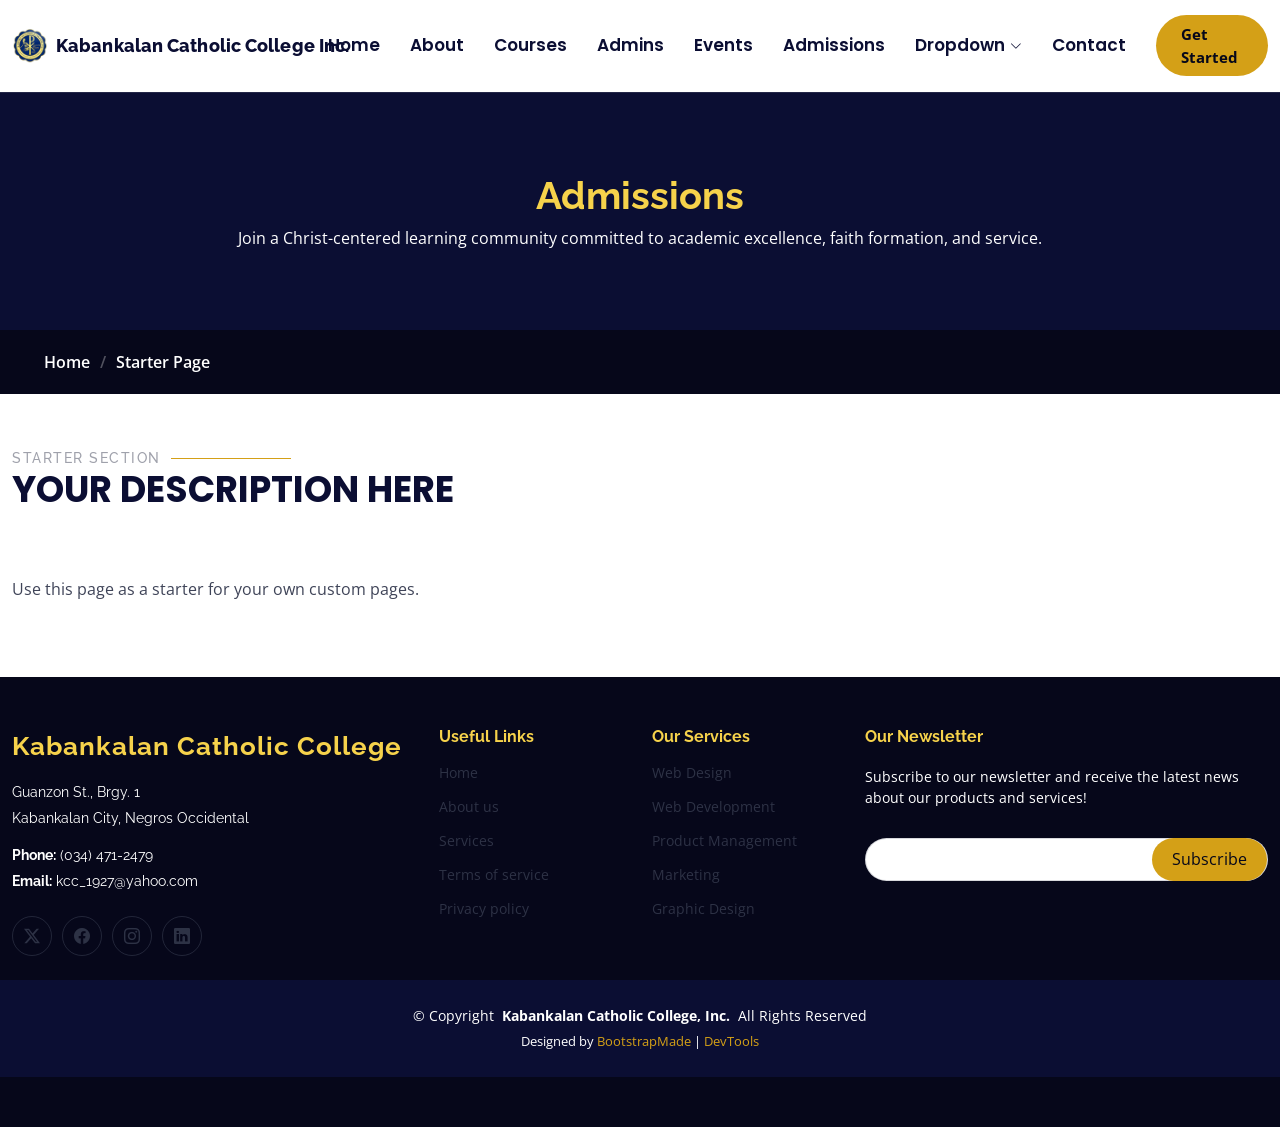
<file: starter-page.html>
<!DOCTYPE html>
<html lang="en">

<head>
  <meta charset="utf-8">
  <meta content="width=device-width, initial-scale=1.0" name="viewport">
  <title>Admissions - Kabankalan Catholic College</title>
  <meta name="description" content="">
  <meta name="keywords" content="">

  <!-- Favicons -->
  <link href="assets/img/kcc-logo.png" rel="icon">
  <link href="assets/img/kcc-logo.png" rel="apple-touch-icon">

  <!-- Fonts -->
  <link href="https://fonts.googleapis.com" rel="preconnect">
  <link href="https://fonts.gstatic.com" rel="preconnect" crossorigin>
  <link href="https://fonts.googleapis.com/css2?family=Open+Sans:ital,wght@0,300;0,400;0,500;0,600;0,700;0,800;1,300;1,400;1,500;1,600;1,700;1,800&family=Poppins:ital,wght@0,100;0,200;0,300;0,400;0,500;0,600;0,700;0,800;0,900;1,100;1,200;1,300;1,400;1,500;1,600;1,700;1,800;1,900&family=Raleway:ital,wght@0,100;0,200;0,300;0,400;0,500;0,600;0,700;0,800;0,900;1,100;1,200;1,300;1,400;1,500;1,600;1,700;1,800;1,900&display=swap" rel="stylesheet">

  <!-- Vendor CSS Files -->
  <link href="assets/vendor/bootstrap/css/bootstrap.min.css" rel="stylesheet">
  <link href="assets/vendor/bootstrap-icons/bootstrap-icons.css" rel="stylesheet">
  <link href="assets/vendor/aos/aos.css" rel="stylesheet">
  <link href="assets/vendor/glightbox/css/glightbox.min.css" rel="stylesheet">
  <link href="assets/vendor/swiper/swiper-bundle.min.css" rel="stylesheet">

  <!-- Main CSS File -->
  <link href="assets/css/main.css" rel="stylesheet">

  <!-- =======================================================
  * Template Name: Mentor
  * Template URL: https://bootstrapmade.com/mentor-free-education-bootstrap-theme/
  * Updated: Jul 07 2025 with Bootstrap v5.3.7
  * Author: BootstrapMade.com
  * License: https://bootstrapmade.com/license/
  ======================================================== -->
</head>

<body class="starter-page-page">

  <header id="header" class="header d-flex align-items-center sticky-top">
    <div class="container-fluid container-xl position-relative d-flex align-items-center">

      <a href="index.html" class="logo d-flex align-items-center me-auto">
        <img src="assets/img/kcc-logo.png" alt="Kabankalan Catholic College logo">
        <h1 class="sitename">Kabankalan Catholic College <span>Inc.</span></h1>
      </a>

      <nav id="navmenu" class="navmenu">
        <ul>
          <li><a href="index.html">Home<br></a></li>
          <li><a href="about.html">About</a></li>
          <li><a href="courses.html">Courses</a></li>
          <li><a href="trainers.html">Admins</a></li>
          <li><a href="events.html">Events</a></li>
          <li><a href="pricing.html">Admissions</a></li>
          <li class="dropdown"><a href="#"><span>Dropdown</span> <i class="bi bi-chevron-down toggle-dropdown"></i></a>
            <ul>
              <li><a href="#">Dropdown 1</a></li>
              <li class="dropdown"><a href="#"><span>Deep Dropdown</span> <i class="bi bi-chevron-down toggle-dropdown"></i></a>
                <ul>
                  <li><a href="#">Deep Dropdown 1</a></li>
                  <li><a href="#">Deep Dropdown 2</a></li>
                  <li><a href="#">Deep Dropdown 3</a></li>
                  <li><a href="#">Deep Dropdown 4</a></li>
                  <li><a href="#">Deep Dropdown 5</a></li>
                </ul>
              </li>
              <li><a href="#">Dropdown 2</a></li>
              <li><a href="#">Dropdown 3</a></li>
              <li><a href="#">Dropdown 4</a></li>
            </ul>
          </li>
          <li><a href="contact.html">Contact</a></li>
        </ul>
        <i class="mobile-nav-toggle d-xl-none bi bi-list"></i>
      </nav>

      <a class="btn-getstarted" href="courses.html">Get Started</a>

    </div>
  </header>

  <main class="main">

    <!-- Page Title -->
    <div class="page-title" data-aos="fade">
      <div class="heading">
        <div class="container">
          <div class="row d-flex justify-content-center text-center">
            <div class="col-lg-8">
              <h1>Admissions</h1>
              <p class="mb-0">Join a Christ-centered learning community committed to academic excellence, faith formation, and service.</p>
            </div>
          </div>
        </div>
      </div>
      <nav class="breadcrumbs">
        <div class="container">
          <ol>
            <li><a href="index.html">Home</a></li>
            <li class="current">Starter Page</li>
          </ol>
        </div>
      </nav>
    </div><!-- End Page Title -->

    <!-- Starter Section Section -->
    <section id="starter-section" class="starter-section section">

      <!-- Section Title -->
      <div class="container section-title" data-aos="fade-up">
        <h2>Starter Section</h2>
        <p>Your Description Here<br></p>
      </div><!-- End Section Title -->

      <div class="container" data-aos="fade-up">
        <p>Use this page as a starter for your own custom pages.</p>
      </div>

    </section><!-- /Starter Section Section -->

  </main>

  <footer id="footer" class="footer position-relative light-background">

    <div class="container footer-top">
      <div class="row gy-4">
        <div class="col-lg-4 col-md-6 footer-about">
          <a href="index.html" class="logo d-flex align-items-center">
            <span class="sitename">Kabankalan Catholic College</span>
          </a>
          <div class="footer-contact pt-3">
            <p>Guanzon St., Brgy. 1</p>
            <p>Kabankalan City, Negros Occidental</p>
            <p class="mt-3"><strong>Phone:</strong> <span>(034) 471-2479</span></p>
            <p><strong>Email:</strong> <span>kcc_1927@yahoo.com</span></p>
          </div>
          <div class="social-links d-flex mt-4">
            <a href=""><i class="bi bi-twitter-x"></i></a>
            <a href=""><i class="bi bi-facebook"></i></a>
            <a href=""><i class="bi bi-instagram"></i></a>
            <a href=""><i class="bi bi-linkedin"></i></a>
          </div>
        </div>

        <div class="col-lg-2 col-md-3 footer-links">
          <h4>Useful Links</h4>
          <ul>
            <li><a href="#">Home</a></li>
            <li><a href="#">About us</a></li>
            <li><a href="#">Services</a></li>
            <li><a href="#">Terms of service</a></li>
            <li><a href="#">Privacy policy</a></li>
          </ul>
        </div>

        <div class="col-lg-2 col-md-3 footer-links">
          <h4>Our Services</h4>
          <ul>
            <li><a href="#">Web Design</a></li>
            <li><a href="#">Web Development</a></li>
            <li><a href="#">Product Management</a></li>
            <li><a href="#">Marketing</a></li>
            <li><a href="#">Graphic Design</a></li>
          </ul>
        </div>

        <div class="col-lg-4 col-md-12 footer-newsletter">
          <h4>Our Newsletter</h4>
          <p>Subscribe to our newsletter and receive the latest news about our products and services!</p>
          <form action="#" method="post" class="email-form">
            <div class="newsletter-form"><input type="email" name="email"><input type="submit" value="Subscribe"></div>
            <div class="loading">Loading</div>
            <div class="error-message"></div>
            <div class="sent-message">Your subscription request has been sent. Thank you!</div>
          </form>
        </div>

      </div>
    </div>

    <div class="container copyright text-center mt-4">
      <p>© <span>Copyright</span> <strong class="px-1 sitename">Kabankalan Catholic College, Inc.</strong> <span>All Rights Reserved</span></p>
      <div class="credits">
        <!-- All the links in the footer should remain intact. -->
        <!-- You can delete the links only if you've purchased the pro version. -->
        <!-- Licensing information: https://bootstrapmade.com/license/ -->
        Designed by <a href="https://bootstrapmade.com/">BootstrapMade</a> | <a href="https://bootstrapmade.com/tools/">DevTools</a>
      </div>
    </div>

  </footer>

  <!-- Scroll Top -->
  <a href="#" id="scroll-top" class="scroll-top d-flex align-items-center justify-content-center"><i class="bi bi-arrow-up-short"></i></a>

  <!-- Preloader -->
  <div id="preloader"></div>

  <!-- Vendor JS Files -->
  <script src="assets/vendor/bootstrap/js/bootstrap.bundle.min.js"></script>
  <script src="assets/vendor/aos/aos.js"></script>
  <script src="assets/vendor/glightbox/js/glightbox.min.js"></script>
  <script src="assets/vendor/purecounter/purecounter_vanilla.js"></script>
  <script src="assets/vendor/swiper/swiper-bundle.min.js"></script>

  <!-- Main JS File -->
  <script src="assets/js/main.js"></script>

</body>

</html>
</file>
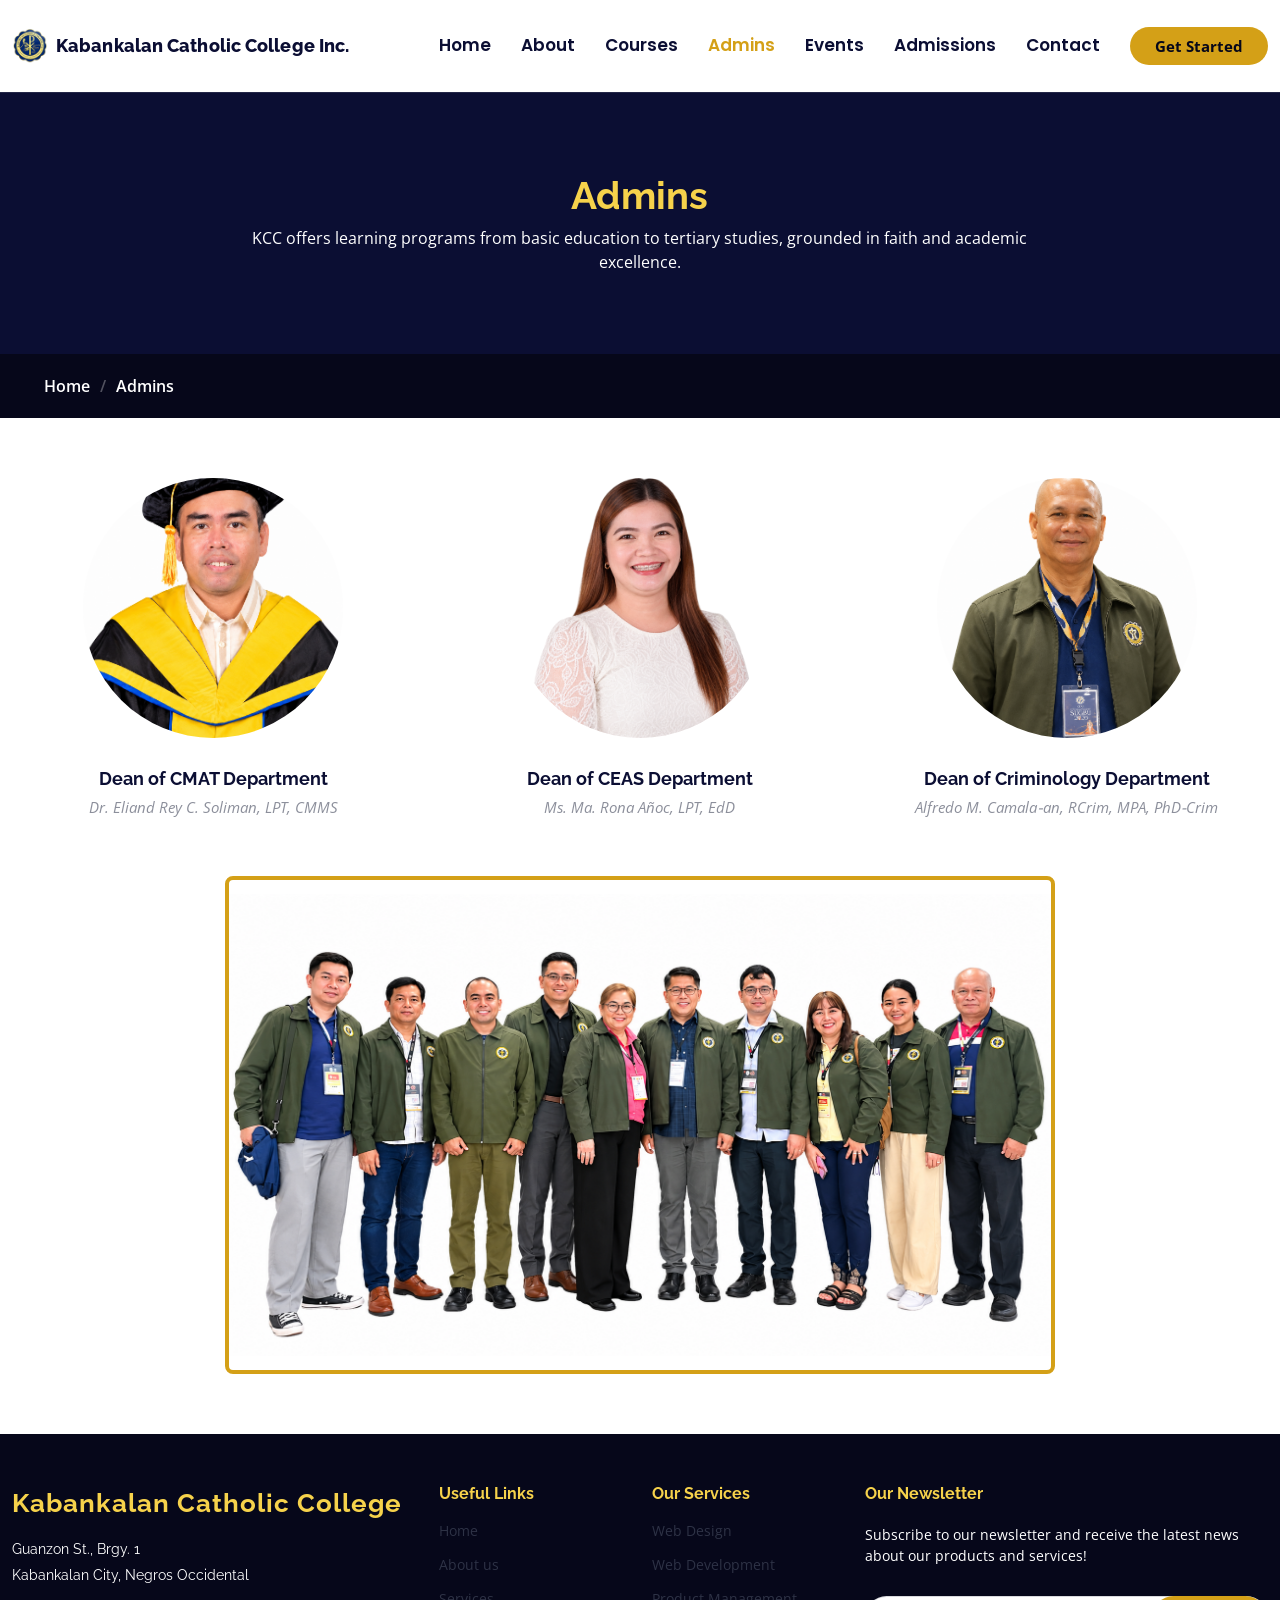
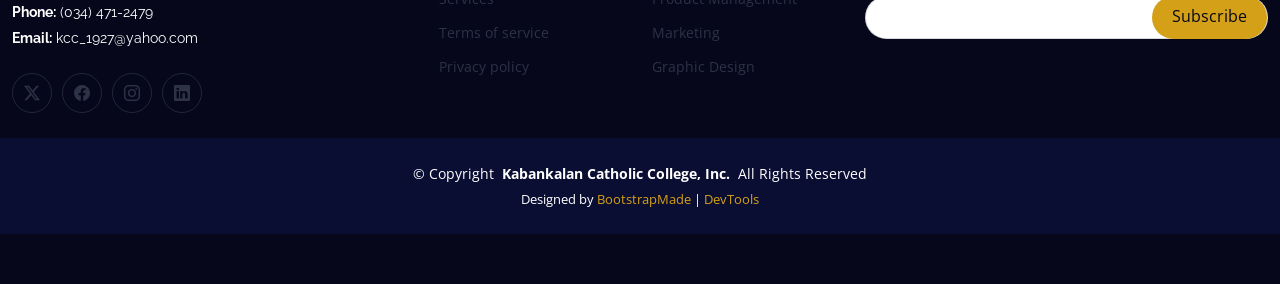
<file: trainers.html>
<!DOCTYPE html>
<html lang="en">

<head>
  <meta charset="utf-8">
  <meta content="width=device-width, initial-scale=1.0" name="viewport">
  <title>Admins - Kabankalan Catholic College</title>
  <meta name="description" content="">
  <meta name="keywords" content="">

  <!-- Favicons -->
  <link href="assets/img/kcc-logo.png" rel="icon">
  <link href="assets/img/kcc-logo.png" rel="apple-touch-icon">

  <!-- Fonts -->
  <link href="https://fonts.googleapis.com" rel="preconnect">
  <link href="https://fonts.gstatic.com" rel="preconnect" crossorigin>
  <link href="https://fonts.googleapis.com/css2?family=Open+Sans:ital,wght@0,300;0,400;0,500;0,600;0,700;0,800;1,300;1,400;1,500;1,600;1,700;1,800&family=Poppins:ital,wght@0,100;0,200;0,300;0,400;0,500;0,600;0,700;0,800;0,900;1,100;1,200;1,300;1,400;1,500;1,600;1,700;1,800;1,900&family=Raleway:ital,wght@0,100;0,200;0,300;0,400;0,500;0,600;0,700;0,800;0,900;1,100;1,200;1,300;1,400;1,500;1,600;1,700;1,800;1,900&display=swap" rel="stylesheet">

  <!-- Vendor CSS Files -->
  <link href="assets/vendor/bootstrap/css/bootstrap.min.css" rel="stylesheet">
  <link href="assets/vendor/bootstrap-icons/bootstrap-icons.css" rel="stylesheet">
  <link href="assets/vendor/aos/aos.css" rel="stylesheet">
  <link href="assets/vendor/glightbox/css/glightbox.min.css" rel="stylesheet">
  <link href="assets/vendor/swiper/swiper-bundle.min.css" rel="stylesheet">

  <!-- Main CSS File -->
  <link href="assets/css/main.css" rel="stylesheet">

  <!-- =======================================================
  * Template Name: Mentor
  * Template URL: https://bootstrapmade.com/mentor-free-education-bootstrap-theme/
  * Updated: Jul 07 2025 with Bootstrap v5.3.7
  * Author: BootstrapMade.com
  * License: https://bootstrapmade.com/license/
  ======================================================== -->
</head>

<body class="trainers-page">

  <header id="header" class="header d-flex align-items-center sticky-top">
    <div class="container-fluid container-xl position-relative d-flex align-items-center">

      <a href="index.html" class="logo d-flex align-items-center me-auto">
        <img src="assets/img/kcc-logo.png" alt="Kabankalan Catholic College logo">
        <h1 class="sitename">Kabankalan Catholic College <span>Inc.</span></h1>
      </a>

      <nav id="navmenu" class="navmenu">
        <ul>
          <li><a href="index.html">Home<br></a></li>
          <li><a href="about.html">About</a></li>
          <li><a href="courses.html">Courses</a></li>
          <li><a href="trainers.html" class="active">Admins</a></li>
          <li><a href="events.html">Events</a></li>
          <li><a href="pricing.html">Admissions</a></li>
          
          <li><a href="contact.html">Contact</a></li>
        </ul>
        <i class="mobile-nav-toggle d-xl-none bi bi-list"></i>
      </nav>

      <a class="btn-getstarted" href="courses.html">Get Started</a>

    </div>
  </header>

  <main class="main">

    <!-- Page Title -->
    <div class="page-title" data-aos="fade">
      <div class="heading">
        <div class="container">
          <div class="row d-flex justify-content-center text-center">
            <div class="col-lg-8">
              <h1>Admins</h1>
              <p class="mb-0">KCC offers learning programs from basic education to tertiary studies, grounded in faith and academic excellence.</p>
            </div>
          </div>
        </div>
      </div>
      <nav class="breadcrumbs">
        <div class="container">
          <ol>
            <li><a href="index.html">Home</a></li>
            <li class="current">Admins</li>
          </ol>
        </div>
      </nav>
    </div><!-- End Page Title -->

    <!-- Admins Section -->
    <section id="trainers" class="section trainers">

      <div class="container">

        <div class="row gy-5">

          <div class="col-lg-4 col-md-6 member" data-aos="fade-up" data-aos-delay="100">
            <div class="member-img">
              <img src="assets/img/person/person-m-7.webp" class="img-fluid" alt="">
              <div class="social">
                <a href="#"><i class="bi bi-twitter-x"></i></a>
                <a href="#"><i class="bi bi-facebook"></i></a>
                <a href="#"><i class="bi bi-instagram"></i></a>
                <a href="#"><i class="bi bi-linkedin"></i></a>
              </div>
            </div>
            <div class="member-info text-center">
              <h4>Dean of CMAT Department</h4>
              <span>Dr. Eliand Rey C. Soliman, LPT, CMMS</span>
              
            </div>
          </div><!-- End Team Member -->

          <div class="col-lg-4 col-md-6 member" data-aos="fade-up" data-aos-delay="200">
            <div class="member-img">
              <img src="assets/img/person/person-f-8.webp" class="img-fluid" alt="">
              <div class="social">
                <a href="#"><i class="bi bi-twitter-x"></i></a>
                <a href="#"><i class="bi bi-facebook"></i></a>
                <a href="#"><i class="bi bi-instagram"></i></a>
                <a href="#"><i class="bi bi-linkedin"></i></a>
              </div>
            </div>
            <div class="member-info text-center">
              <h4>Dean of CEAS Department</h4>
              <span>Ms. Ma. Rona Añoc, LPT, EdD</span>
              
            </div>
          </div><!-- End Team Member -->

          <div class="col-lg-4 col-md-6 member" data-aos="fade-up" data-aos-delay="300">
            <div class="member-img">
              <img src="assets/img/person/person-m-6.webp" class="img-fluid" alt="">
              <div class="social">
                <a href="#"><i class="bi bi-twitter-x"></i></a>
                <a href="#"><i class="bi bi-facebook"></i></a>
                <a href="#"><i class="bi bi-instagram"></i></a>
                <a href="#"><i class="bi bi-linkedin"></i></a>
              </div>
            </div>
            <div class="member-info text-center">
              <h4>Dean of Criminology Department</h4>
              <span>Alfredo M. Camala‑an, RCrim, MPA, PhD‑Crim</span>
           
            </div>
          </div><!-- End Team Member -->

          <div class="col-lg-8 col-md-10 member admin-member mx-auto" data-aos="fade-up" data-aos-delay="400">
            <div class="member-img">
              <img src="assets/img/person/admins.png" class="img-fluid w-100" alt="KCC administrators">
            </div>
          </div><!-- End Team Member -->

        </div>

      </div>

    </section><!-- /Admins Section -->

  </main>

  <footer id="footer" class="footer position-relative light-background">

    <div class="container footer-top">
      <div class="row gy-4">
        <div class="col-lg-4 col-md-6 footer-about">
          <a href="index.html" class="logo d-flex align-items-center">
            <span class="sitename">Kabankalan Catholic College</span>
          </a>
          <div class="footer-contact pt-3">
            <p>Guanzon St., Brgy. 1</p>
            <p>Kabankalan City, Negros Occidental</p>
            <p class="mt-3"><strong>Phone:</strong> <span>(034) 471-2479</span></p>
            <p><strong>Email:</strong> <span>kcc_1927@yahoo.com</span></p>
          </div>
          <div class="social-links d-flex mt-4">
            <a href=""><i class="bi bi-twitter-x"></i></a>
            <a href=""><i class="bi bi-facebook"></i></a>
            <a href=""><i class="bi bi-instagram"></i></a>
            <a href=""><i class="bi bi-linkedin"></i></a>
          </div>
        </div>

        <div class="col-lg-2 col-md-3 footer-links">
          <h4>Useful Links</h4>
          <ul>
            <li><a href="#">Home</a></li>
            <li><a href="#">About us</a></li>
            <li><a href="#">Services</a></li>
            <li><a href="#">Terms of service</a></li>
            <li><a href="#">Privacy policy</a></li>
          </ul>
        </div>

        <div class="col-lg-2 col-md-3 footer-links">
          <h4>Our Services</h4>
          <ul>
            <li><a href="#">Web Design</a></li>
            <li><a href="#">Web Development</a></li>
            <li><a href="#">Product Management</a></li>
            <li><a href="#">Marketing</a></li>
            <li><a href="#">Graphic Design</a></li>
          </ul>
        </div>

        <div class="col-lg-4 col-md-12 footer-newsletter">
          <h4>Our Newsletter</h4>
          <p>Subscribe to our newsletter and receive the latest news about our products and services!</p>
          <form action="#" method="post" class="email-form">
            <div class="newsletter-form"><input type="email" name="email"><input type="submit" value="Subscribe"></div>
            <div class="loading">Loading</div>
            <div class="error-message"></div>
            <div class="sent-message">Your subscription request has been sent. Thank you!</div>
          </form>
        </div>

      </div>
    </div>

    <div class="container copyright text-center mt-4">
      <p>© <span>Copyright</span> <strong class="px-1 sitename">Kabankalan Catholic College, Inc.</strong> <span>All Rights Reserved</span></p>
      <div class="credits">
        <!-- All the links in the footer should remain intact. -->
        <!-- You can delete the links only if you've purchased the pro version. -->
        <!-- Licensing information: https://bootstrapmade.com/license/ -->
        Designed by <a href="https://bootstrapmade.com/">BootstrapMade</a> | <a href="https://bootstrapmade.com/tools/">DevTools</a>
      </div>
    </div>

  </footer>

  <!-- Scroll Top -->
  <a href="#" id="scroll-top" class="scroll-top d-flex align-items-center justify-content-center"><i class="bi bi-arrow-up-short"></i></a>

  <!-- Preloader -->
  <div id="preloader"></div>

  <!-- Vendor JS Files -->
  <script src="assets/vendor/bootstrap/js/bootstrap.bundle.min.js"></script>
  <script src="assets/vendor/aos/aos.js"></script>
  <script src="assets/vendor/glightbox/js/glightbox.min.js"></script>
  <script src="assets/vendor/purecounter/purecounter_vanilla.js"></script>
  <script src="assets/vendor/swiper/swiper-bundle.min.js"></script>

  <!-- Main JS File -->
  <script src="assets/js/main.js"></script>

</body>

</html>
</file>
<file: assets/css/main.css>
/**
* Template Name: Mentor
* Template URL: https://bootstrapmade.com/mentor-free-education-bootstrap-theme/
* Updated: Jul 07 2025 with Bootstrap v5.3.7
* Author: BootstrapMade.com
* License: https://bootstrapmade.com/license/
*/

/*--------------------------------------------------------------
# Font & Color Variables
# Help: https://bootstrapmade.com/color-system/
--------------------------------------------------------------*/
/* Fonts */
:root {
  --default-font: "Open Sans",  system-ui, -apple-system, "Segoe UI", Roboto, "Helvetica Neue", Arial, "Noto Sans", "Liberation Sans", sans-serif, "Apple Color Emoji", "Segoe UI Emoji", "Segoe UI Symbol", "Noto Color Emoji";
  --heading-font: "Raleway",  sans-serif;
  --nav-font: "Poppins",  sans-serif;
}

/* Global Colors - The following color variables are used throughout the website. Updating them here will change the color scheme of the entire website */
:root {
  --background-color: #ffffff;
  --default-color: #3f4458;
  --heading-color: #0b0e33;
  --accent-color: #d4a017;
  --surface-color: #ffffff;
  --contrast-color: #06071a;
}

/* Nav Menu Colors - The following color variables are used specifically for the navigation menu. They are separate from the global colors to allow for more customization options */
:root {
  --nav-color: #0b0e33;
  --nav-hover-color: #d4a017;
  --nav-mobile-background-color: #ffffff;
  --nav-dropdown-background-color: #ffffff;
  --nav-dropdown-color: #0b0e33;
  --nav-dropdown-hover-color: #d4a017;
}

/* Color Presets - These classes override global colors when applied to any section or element, providing reuse of the sam color scheme. */

.light-background {
  --background-color: #eef1f8;
  --surface-color: #ffffff;
}

.dark-background {
  --background-color: #06071a;
  --default-color: #ffffff;
  --heading-color: #ffffff;
  --surface-color: #11132b;
  --contrast-color: #f6d24b;
}

/* Smooth scroll */
:root {
  scroll-behavior: smooth;
}

/*--------------------------------------------------------------
# General Styling & Shared Classes
--------------------------------------------------------------*/
body {
  color: var(--default-color);
  background-color: var(--background-color);
  font-family: var(--default-font);
}

a {
  color: var(--accent-color);
  text-decoration: none;
  transition: 0.3s;
}

a:hover {
  color: color-mix(in srgb, var(--accent-color), transparent 25%);
  text-decoration: none;
}

.header .logo img {
  max-height: 52px;
  width: auto;
  margin-right: 10px;
}

.header .logo .sitename {
  font-size: 18px;
  line-height: 1;
  max-width: 330px;
  white-space: nowrap;
  text-transform: none;
  letter-spacing: 0.1px;
  font-weight: 800;
}

.header .logo .sitename span {
  display: inline;
  margin-top: 0;
  font-size: inherit;
  line-height: inherit;
  letter-spacing: inherit;
  text-transform: inherit;
}

body,
.main,
.container,
.container-fluid,
img {
  max-width: 100%;
}

body {
  overflow-x: hidden;
}

img {
  height: auto;
}

h1,
h2,
h3,
h4,
h5,
h6 {
  color: var(--heading-color);
  font-family: var(--heading-font);
}

/* Email Form Messages
------------------------------*/
.email-form .error-message {
  display: none;
  background: #df1529;
  color: #ffffff;
  text-align: left;
  padding: 15px;
  margin-bottom: 24px;
  font-weight: 600;
}

.email-form .sent-message {
  display: none;
  color: #ffffff;
  background: #059652;
  text-align: center;
  padding: 15px;
  margin-bottom: 24px;
  font-weight: 600;
}

.email-form .loading {
  display: none;
  background: var(--surface-color);
  text-align: center;
  padding: 15px;
  margin-bottom: 24px;
}

.email-form .loading:before {
  content: "";
  display: inline-block;
  border-radius: 50%;
  width: 24px;
  height: 24px;
  margin: 0 10px -6px 0;
  border: 3px solid var(--accent-color);
  border-top-color: var(--surface-color);
  animation: email-form-loading 1s linear infinite;
}

@keyframes email-form-loading {
  0% {
    transform: rotate(0deg);
  }

  100% {
    transform: rotate(360deg);
  }
}

/* Pulsating Play Button
------------------------------*/
.pulsating-play-btn {
  width: 94px;
  height: 94px;
  background: radial-gradient(var(--accent-color) 50%, color-mix(in srgb, var(--accent-color), transparent 75%) 52%);
  border-radius: 50%;
  display: block;
  position: relative;
  overflow: hidden;
}

.pulsating-play-btn:before {
  content: "";
  position: absolute;
  width: 120px;
  height: 120px;
  animation-delay: 0s;
  animation: pulsate-play-btn 2s;
  animation-direction: forwards;
  animation-iteration-count: infinite;
  animation-timing-function: steps;
  opacity: 1;
  border-radius: 50%;
  border: 5px solid color-mix(in srgb, var(--accent-color), transparent 30%);
  top: -15%;
  left: -15%;
  background: rgba(198, 16, 0, 0);
}

.pulsating-play-btn:after {
  content: "";
  position: absolute;
  left: 50%;
  top: 50%;
  transform: translateX(-40%) translateY(-50%);
  width: 0;
  height: 0;
  border-top: 10px solid transparent;
  border-bottom: 10px solid transparent;
  border-left: 15px solid #fff;
  z-index: 100;
  transition: all 400ms cubic-bezier(0.55, 0.055, 0.675, 0.19);
}

.pulsating-play-btn:hover:before {
  content: "";
  position: absolute;
  left: 50%;
  top: 50%;
  transform: translateX(-40%) translateY(-50%);
  width: 0;
  height: 0;
  border: none;
  border-top: 10px solid transparent;
  border-bottom: 10px solid transparent;
  border-left: 15px solid #fff;
  z-index: 200;
  animation: none;
  border-radius: 0;
}

.pulsating-play-btn:hover:after {
  border-left: 15px solid var(--accent-color);
  transform: scale(20);
}

@keyframes pulsate-play-btn {
  0% {
    transform: scale(0.6, 0.6);
    opacity: 1;
  }

  100% {
    transform: scale(1, 1);
    opacity: 0;
  }
}

/*--------------------------------------------------------------
# Global Header
--------------------------------------------------------------*/
.header {
  color: var(--default-color);
  background-color: var(--background-color);
  padding: 15px 0;
  transition: all 0.5s;
  z-index: 997;
}

.header .logo {
  line-height: 1;
}

.header .logo img {
  max-height: 36px;
  margin-right: 8px;
}

.header .logo h1 {
  font-weight: 700;
  font-size: 30px;
  margin: 0;
  letter-spacing: 1px;
  text-transform: uppercase;
  color: var(--heading-color);
}

.header .btn-getstarted,
.header .btn-getstarted:focus {
  color: #06071a;
  background: #d4a017;
  font-size: 15px;
  font-weight: 700;
  padding: 8px 25px;
  margin: 0 0 0 30px;
  border-radius: 50px;
  transition: 0.3s;
}

.header .btn-getstarted:hover,
.header .btn-getstarted:focus:hover {
  color: #ffffff;
  background: #0b0e33;
}

@media (max-width: 1200px) {
  .header .logo {
    order: 1;
  }

  .header .btn-getstarted {
    order: 2;
    margin: 0 15px 0 0;
    padding: 6px 15px;
  }

  .header .navmenu {
    order: 3;
  }
}

.scrolled .header {
  box-shadow: 0px 0 18px rgba(0, 0, 0, 0.1);
}

/*--------------------------------------------------------------
# Navigation Menu
--------------------------------------------------------------*/
/* Navmenu - Desktop */
@media (min-width: 1200px) {
  .navmenu {
    padding: 0;
  }

  .navmenu ul {
    margin: 0;
    padding: 0;
    display: flex;
    list-style: none;
    align-items: center;
  }

  .navmenu li {
    position: relative;
  }

  .navmenu a,
  .navmenu a:focus {
    color: var(--nav-color);
    padding: 18px 15px;
    font-size: 17px;
    font-family: var(--nav-font);
    font-weight: 600;
    display: flex;
    align-items: center;
    justify-content: space-between;
    white-space: nowrap;
    transition: 0.3s;
  }

  .navmenu a i,
  .navmenu a:focus i {
    font-size: 12px;
    line-height: 0;
    margin-left: 5px;
    transition: 0.3s;
  }

  .navmenu li:last-child a {
    padding-right: 0;
  }

  .navmenu li:hover>a,
  .navmenu .active,
  .navmenu .active:focus {
    color: var(--nav-hover-color);
  }

  .navmenu .dropdown ul {
    margin: 0;
    padding: 10px 0;
    background: var(--nav-dropdown-background-color);
    display: block;
    position: absolute;
    visibility: hidden;
    left: 14px;
    top: 130%;
    opacity: 0;
    transition: 0.3s;
    border-radius: 4px;
    z-index: 99;
    box-shadow: 0px 0px 30px rgba(0, 0, 0, 0.1);
  }

  .navmenu .dropdown ul li {
    min-width: 200px;
  }

  .navmenu .dropdown ul a {
    padding: 10px 20px;
    font-size: 15px;
    text-transform: none;
    color: var(--nav-dropdown-color);
  }

  .navmenu .dropdown ul a i {
    font-size: 12px;
  }

  .navmenu .dropdown ul a:hover,
  .navmenu .dropdown ul .active:hover,
  .navmenu .dropdown ul li:hover>a {
    color: var(--nav-dropdown-hover-color);
  }

  .navmenu .dropdown:hover>ul {
    opacity: 1;
    top: 100%;
    visibility: visible;
  }

  .navmenu .dropdown .dropdown ul {
    top: 0;
    left: -90%;
    visibility: hidden;
  }

  .navmenu .dropdown .dropdown:hover>ul {
    opacity: 1;
    top: 0;
    left: -100%;
    visibility: visible;
  }
}

/* Navmenu - Mobile */
@media (max-width: 1199px) {
  .mobile-nav-toggle {
    color: var(--nav-color);
    font-size: 28px;
    line-height: 0;
    margin-right: 10px;
    cursor: pointer;
    transition: color 0.3s;
  }

  .navmenu {
    padding: 0;
    z-index: 9997;
  }

  .navmenu ul {
    display: none;
    list-style: none;
    position: absolute;
    inset: 60px 20px 20px 20px;
    padding: 10px 0;
    margin: 0;
    border-radius: 6px;
    background-color: var(--nav-mobile-background-color);
    border: 1px solid color-mix(in srgb, var(--default-color), transparent 90%);
    box-shadow: none;
    overflow-y: auto;
    transition: 0.3s;
    z-index: 9998;
  }

  .navmenu a,
  .navmenu a:focus {
    color: var(--nav-dropdown-color);
    padding: 10px 20px;
    font-family: var(--nav-font);
    font-size: 17px;
    font-weight: 500;
    display: flex;
    align-items: center;
    justify-content: space-between;
    white-space: nowrap;
    transition: 0.3s;
  }

  .navmenu a i,
  .navmenu a:focus i {
    font-size: 12px;
    line-height: 0;
    margin-left: 5px;
    width: 30px;
    height: 30px;
    display: flex;
    align-items: center;
    justify-content: center;
    border-radius: 50%;
    transition: 0.3s;
    background-color: color-mix(in srgb, var(--accent-color), transparent 90%);
  }

  .navmenu a i:hover,
  .navmenu a:focus i:hover {
    background-color: var(--accent-color);
    color: var(--contrast-color);
  }

  .navmenu a:hover,
  .navmenu .active,
  .navmenu .active:focus {
    color: var(--nav-dropdown-hover-color);
  }

  .navmenu .active i,
  .navmenu .active:focus i {
    background-color: var(--accent-color);
    color: var(--contrast-color);
    transform: rotate(180deg);
  }

  .navmenu .dropdown ul {
    position: static;
    display: none;
    z-index: 99;
    padding: 10px 0;
    margin: 10px 20px;
    background-color: var(--nav-dropdown-background-color);
    transition: all 0.5s ease-in-out;
  }

  .navmenu .dropdown ul ul {
    background-color: rgba(33, 37, 41, 0.1);
  }

  .navmenu .dropdown>.dropdown-active {
    display: block;
    background-color: rgba(33, 37, 41, 0.03);
  }

  .mobile-nav-active {
    overflow: hidden;
  }

  .mobile-nav-active .mobile-nav-toggle {
    color: #fff;
    position: absolute;
    font-size: 32px;
    top: 15px;
    right: 15px;
    margin-right: 0;
    z-index: 9999;
  }

  .mobile-nav-active .navmenu {
    position: fixed;
    overflow: hidden;
    inset: 0;
    background: rgba(33, 37, 41, 0.8);
    transition: 0.3s;
  }

  .mobile-nav-active .navmenu>ul {
    display: block;
  }
}

/*--------------------------------------------------------------
# Global Footer
--------------------------------------------------------------*/
.footer {
  color: #ffffff;
  background-color: #06071a;
  font-size: 14px;
  padding-bottom: 50px;
  position: relative;
}

.footer .footer-top {
  padding-top: 50px;
}

.footer .footer-about .logo {
  margin-bottom: 0;
}

.footer .footer-about .logo img {
  max-height: 40px;
  margin-right: 6px;
}

.footer .footer-about .logo span {
  font-size: 26px;
  font-weight: 700;
  letter-spacing: 1px;
  font-family: var(--heading-font);
  color: #f6d24b;
}

.footer .footer-about p {
  font-size: 14px;
  font-family: var(--heading-font);
}

.footer .social-links a {
  display: flex;
  align-items: center;
  justify-content: center;
  width: 40px;
  height: 40px;
  border-radius: 50%;
  border: 1px solid color-mix(in srgb, var(--default-color), transparent 50%);
  font-size: 16px;
  color: color-mix(in srgb, var(--default-color), transparent 30%);
  margin-right: 10px;
  transition: 0.3s;
}

.footer .social-links a:hover {
  color: var(--accent-color);
  border-color: var(--accent-color);
}

.footer h4 {
  color: #f6d24b;
  font-size: 16px;
  font-weight: bold;
  position: relative;
  padding-bottom: 12px;
}

.footer .footer-links {
  margin-bottom: 30px;
}

.footer .footer-links ul {
  list-style: none;
  padding: 0;
  margin: 0;
}

.footer .footer-links ul i {
  padding-right: 2px;
  font-size: 12px;
  line-height: 0;
}

.footer .footer-links ul li {
  padding: 10px 0;
  display: flex;
  align-items: center;
}

.footer .footer-links ul li:first-child {
  padding-top: 0;
}

.footer .footer-links ul a {
  color: color-mix(in srgb, var(--default-color), transparent 30%);
  display: inline-block;
  line-height: 1;
}

.footer .footer-links ul a:hover {
  color: var(--accent-color);
}

.footer .footer-contact p {
  margin-bottom: 5px;
}

.footer .footer-newsletter .newsletter-form {
  margin-top: 30px;
  margin-bottom: 15px;
  padding: 6px 8px;
  position: relative;
  border-radius: 50px;
  border: 1px solid color-mix(in srgb, var(--default-color), transparent 80%);
  display: flex;
  background-color: var(--surface-color);
  transition: 0.3s;
}

.footer .footer-newsletter .newsletter-form:focus-within {
  border-color: var(--accent-color);
}

.footer .footer-newsletter .newsletter-form input[type=email] {
  border: 0;
  padding: 4px 8px;
  width: 100%;
  background-color: var(--surface-color);
  color: var(--default-color);
}

.footer .footer-newsletter .newsletter-form input[type=email]:focus-visible {
  outline: none;
}

.footer .footer-newsletter .newsletter-form input[type=submit] {
  border: 0;
  font-size: 16px;
  padding: 0 20px 2px 20px;
  margin: -7px -8px -7px 0;
  background: var(--accent-color);
  color: var(--contrast-color);
  transition: 0.3s;
  border-radius: 50px;
}

.footer .footer-newsletter .newsletter-form input[type=submit]:hover {
  background: color-mix(in srgb, var(--accent-color), transparent 20%);
}

.footer .copyright {
  padding-top: 25px;
  padding-bottom: 25px;
  background-color: #0b0e33;
  color: #ffffff;
}

.footer .copyright p {
  margin-bottom: 0;
}

.footer .credits {
  margin-top: 6px;
  font-size: 13px;
}

/*--------------------------------------------------------------
# Preloader
--------------------------------------------------------------*/
#preloader {
  position: fixed;
  inset: 0;
  z-index: 999999;
  overflow: hidden;
  background: var(--background-color);
  transition: all 0.6s ease-out;
}

#preloader:before {
  content: "";
  position: fixed;
  top: calc(50% - 30px);
  left: calc(50% - 30px);
  border: 6px solid #ffffff;
  border-color: var(--accent-color) transparent var(--accent-color) transparent;
  border-radius: 50%;
  width: 60px;
  height: 60px;
  animation: animate-preloader 1.5s linear infinite;
}

@keyframes animate-preloader {
  0% {
    transform: rotate(0deg);
  }

  100% {
    transform: rotate(360deg);
  }
}

/*--------------------------------------------------------------
# Scroll Top Button
--------------------------------------------------------------*/
.scroll-top {
  position: fixed;
  visibility: hidden;
  opacity: 0;
  right: 15px;
  bottom: -15px;
  z-index: 99999;
  background-color: var(--accent-color);
  width: 44px;
  height: 44px;
  border-radius: 50px;
  transition: all 0.4s;
}

.scroll-top i {
  font-size: 24px;
  color: var(--contrast-color);
  line-height: 0;
}

.scroll-top:hover {
  background-color: color-mix(in srgb, var(--accent-color), transparent 20%);
  color: var(--contrast-color);
}

.scroll-top.active {
  visibility: visible;
  opacity: 1;
  bottom: 15px;
}

/*--------------------------------------------------------------
# Disable aos animation delay on mobile devices
--------------------------------------------------------------*/
@media screen and (max-width: 768px) {
  [data-aos-delay] {
    transition-delay: 0 !important;
  }
}

/*--------------------------------------------------------------
# Global Page Titles & Breadcrumbs
--------------------------------------------------------------*/
.page-title {
  --default-color: #ffffff;
  --background-color: #0b0e33;
  --heading-color: #f6d24b;
  color: var(--default-color);
  background-color: var(--background-color);
  position: relative;
}

.page-title .heading {
  padding: 80px 0;
  border-top: 1px solid color-mix(in srgb, var(--default-color), transparent 90%);
}

.page-title .heading h1 {
  font-size: 38px;
  font-weight: 700;
}

.page-title nav {
  background-color: #06071a;
  padding: 20px 0;
}

.page-title nav a {
  color: var(--default-color);
}

.page-title nav ol {
  display: flex;
  flex-wrap: wrap;
  list-style: none;
  margin: 0;
  font-size: 16px;
  font-weight: 600;
}

.page-title nav ol li+li {
  padding-left: 10px;
}

.page-title nav ol li+li::before {
  content: "/";
  display: inline-block;
  padding-right: 10px;
  color: color-mix(in srgb, var(--default-color), transparent 70%);
}

/*--------------------------------------------------------------
# Global Sections
--------------------------------------------------------------*/
section,
.section {
  color: var(--default-color);
  background-color: var(--background-color);
  padding: 60px 0;
  scroll-margin-top: 900px;
  overflow: clip;
}

@media (max-width: 1199px) {

  section,
  .section {
    scroll-margin-top: 66px;
  }
}

/*--------------------------------------------------------------
# Global Section Titles
--------------------------------------------------------------*/
.section-title {
  padding-bottom: 60px;
  position: relative;
}

.section-title h2 {
  font-size: 14px;
  font-weight: 500;
  padding: 0;
  line-height: 1px;
  margin: 0;
  letter-spacing: 1.5px;
  text-transform: uppercase;
  color: color-mix(in srgb, var(--default-color), transparent 50%);
  position: relative;
}

.section-title h2::after {
  content: "";
  width: 120px;
  height: 1px;
  display: inline-block;
  background: var(--accent-color);
  margin: 4px 10px;
}

.section-title p {
  color: var(--heading-color);
  margin: 0;
  font-size: 36px;
  font-weight: 700;
  font-family: var(--nav-font);
  text-transform: uppercase;
}

/*--------------------------------------------------------------
# Hero Section
--------------------------------------------------------------*/
.hero {
  width: 100%;
  min-height: 80vh;
  position: relative;
  padding: 80px 0;
  display: flex;
  align-items: center;
  justify-content: center;
  color: var(--default-color);
}

.hero img {
  position: absolute;
  inset: 0;
  display: block;
  width: 100%;
  height: 100%;
  object-fit: cover;
  z-index: 1;
}

.hero:before {
  content: "";
  background: color-mix(in srgb, var(--background-color), transparent 60%);
  position: absolute;
  inset: 0;
  z-index: 2;
}

.hero .container {
  position: relative;
  z-index: 3;
}

.hero h2 {
  margin: 0;
  font-size: 48px;
  font-weight: 700;
  color: #f6d24b;
}

.hero p {
  color: color-mix(in srgb, var(--default-color), transparent 20%);
  margin: 10px 0 0 0;
  font-size: 24px;
}

.hero .btn-get-started {
  font-weight: 500;
  font-size: 15px;
  letter-spacing: 1px;
  display: inline-block;
  padding: 8px 35px 10px 35px;
  border-radius: 50px;
  transition: 0.4s;
  margin-top: 30px;
  border: 2px solid #d4a017;
  color: #06071a;
  background: #d4a017;
}

.hero .btn-get-started:hover {
  background: #f6d24b;
  border: 2px solid #f6d24b;
}

@media (max-width: 768px) {
  .hero h2 {
    font-size: 32px;
  }

  .hero p {
    font-size: 18px;
  }
}

/*--------------------------------------------------------------
# About Section
--------------------------------------------------------------*/
.about .content h3 {
  font-size: 2rem;
  font-weight: 700;
}

#index-legacy-image {
  width: 100%;
  max-width: 420px;
  height: auto;
  max-height: 420px;
  object-fit: contain;
  object-position: center;
  display: block;
  margin: 0 auto;
}

@media (max-width: 768px) {
  #index-legacy-image {
    max-width: 280px;
    max-height: 280px;
  }
}

.about .content ul {
  list-style: none;
  padding: 0;
}

.about .content ul li {
  padding-bottom: 10px;
}

.about .content ul i {
  font-size: 1.25rem;
  margin-right: 4px;
  color: var(--accent-color);
}

.about .content p:last-child {
  margin-bottom: 0;
}

.about .content .read-more {
  background: var(--accent-color);
  color: var(--contrast-color);
  font-family: var(--heading-font);
  font-weight: 500;
  font-size: 15px;
  letter-spacing: 1px;
  padding: 10px 24px 12px 24px;
  border-radius: 50px;
  transition: 0.3s;
  display: inline-flex;
  align-items: center;
  justify-content: center;
}

.about .content .read-more i {
  font-size: 18px;
  margin-left: 5px;
  line-height: 0;
  transition: 0.3s;
}

.about .content .read-more:hover {
  background: color-mix(in srgb, var(--accent-color), transparent 20%);
  padding-right: 19px;
}

.about .content .read-more:hover i {
  margin-left: 10px;
}

/*--------------------------------------------------------------
# Counts Section
--------------------------------------------------------------*/
.counts {
  padding: 25px 0;
}

.counts .stats-item {
  padding: 30px;
  width: 100%;
}

.counts .stats-item span {
  font-size: 48px;
  display: block;
  color: var(--accent-color);
  font-weight: 700;
}

.counts .stats-item p {
  color: color-mix(in srgb, var(--default-color), transparent 40%);
  padding: 0;
  margin: 0;
  font-family: var(--heading-font);
  font-size: 15px;
  font-weight: 600;
}

/*--------------------------------------------------------------
# Why Us Section
--------------------------------------------------------------*/
.why-us .why-box {
  color: #ffffff;
  background: #0b0e33;
  padding: 30px;
}

.why-us .why-box h3 {
  color: #f6d24b;
  font-weight: 700;
  font-size: 34px;
  margin-bottom: 30px;
}

.why-us .why-box p {
  margin-bottom: 30px;
}

.why-us .why-box .more-btn {
  display: inline-block;
  background: color-mix(in srgb, var(--contrast-color), transparent 85%);
  padding: 8px 40px 10px 40px;
  color: var(--contrast-color);
  transition: all ease-in-out 0.4s;
  border-radius: 50px;
}

.why-us .why-box .more-btn i {
  font-size: 14px;
}

.why-us .why-box .more-btn:hover {
  color: var(--accent-color);
  background: var(--surface-color);
}

.why-us .icon-box {
  background-color: var(--surface-color);
  text-align: center;
  padding: 40px 30px;
  width: 100%;
  height: 100%;
  border: 1px solid color-mix(in srgb, var(--default-color), transparent 90%);
}

.why-us .icon-box i {
  color: var(--accent-color);
  font-size: 32px;
  margin-bottom: 30px;
  background: color-mix(in srgb, var(--accent-color), transparent 95%);
  border-radius: 50px;
  display: flex;
  align-items: center;
  justify-content: center;
  width: 72px;
  height: 72px;
  transition: 0.3s;
}

.why-us .icon-box h4 {
  font-size: 20px;
  font-weight: 700;
  margin: 0 0 30px 0;
}

.why-us .icon-box p {
  font-size: 15px;
  color: color-mix(in srgb, var(--default-color), transparent 30%);
}

.why-us .icon-box:hover i {
  color: var(--contrast-color);
  background: var(--accent-color);
}

/*--------------------------------------------------------------
# Features Section
--------------------------------------------------------------*/
.features {
  padding: 10px 0;
}

.features .features-item {
  background-color: var(--surface-color);
  display: flex;
  align-items: center;
  padding: 20px;
  transition: 0.3s;
  border: 1px solid color-mix(in srgb, var(--default-color), transparent 90%);
  position: relative;
}

.features .features-item i {
  font-size: 32px;
  padding-right: 10px;
  line-height: 0;
}

.features .features-item h3 {
  font-weight: 700;
  margin: 0;
  padding: 0;
  line-height: 1;
  font-size: 16px;
}

.features .features-item h3 a {
  color: var(--heading-color);
  transition: 0.3s;
}

.features .features-item:hover {
  border-color: var(--accent-color);
}

.features .features-item:hover h3 a {
  color: var(--accent-color);
}

/*--------------------------------------------------------------
# Courses Section
--------------------------------------------------------------*/
.courses .course-item {
  background-color: var(--surface-color);
  border: 1px solid color-mix(in srgb, var(--default-color), transparent 90%);
  border-radius: 5px;
}

.courses .course-content {
  padding: 15px;
}

.courses .course-content h3 {
  font-weight: 700;
  font-size: 20px;
}

.courses .course-content h3 a {
  color: var(--heading-color);
  transition: 0.3s;
}

.courses .course-content h3 a:hover {
  color: var(--accent-color);
}

.courses .course-content .category {
  background: var(--accent-color);
  color: var(--contrast-color);
  font-size: 14px;
  padding: 6px 14px;
  margin: 0;
  border-radius: 5px;
}

.courses .course-content .price {
  margin: 0;
  font-weight: 700;
  font-size: 18px;
  color: color-mix(in srgb, var(--default-color), transparent 20%);
}

.courses .course-content .description {
  font-size: 14px;
  color: color-mix(in srgb, var(--default-color), transparent 20%);
}

.courses .trainer {
  padding-top: 15px;
  border-top: 1px solid color-mix(in srgb, var(--default-color), transparent 90%);
}

.courses .trainer .trainer-profile img {
  max-width: 50px;
  border-radius: 50px;
}

.courses .trainer .trainer-profile .trainer-link {
  padding-left: 10px;
  font-weight: 600;
  font-size: 16px;
  color: color-mix(in srgb, var(--default-color), transparent 20%);
  transition: 0.3s;
}

.courses .trainer .trainer-profile .trainer-link:hover {
  color: var(--accent-color);
}

.courses .trainer .trainer-rank {
  font-size: 18px;
  color: color-mix(in srgb, var(--default-color), transparent 60%);
}

.courses .trainer .trainer-rank .user-icon {
  font-size: 22px;
}

/*--------------------------------------------------------------
# Trainers Index Section
--------------------------------------------------------------*/
.trainers-index .member {
  background-color: var(--surface-color);
  border: 1px solid color-mix(in srgb, var(--default-color), transparent 90%);
  text-align: center;
  margin-bottom: 20px;
}

.trainers-index .member img {
  margin: -1px -1px 30px -1px;
}

.trainers-index .member .member-content {
  padding: 0 20px 30px 20px;
}

.trainers-index .member h4 {
  font-weight: 700;
  margin-bottom: 2px;
  font-size: 18px;
}

.trainers-index .member span {
  font-style: italic;
  display: block;
  font-size: 13px;
  color: color-mix(in srgb, var(--default-color), transparent 20%);
}

.trainers-index .member p {
  padding-top: 10px;
  font-size: 14px;
  font-style: italic;
  color: color-mix(in srgb, var(--default-color), transparent 40%);
}

.trainers-index .member .social {
  margin-top: 15px;
}

.trainers-index .member .social a {
  color: color-mix(in srgb, var(--default-color), transparent 60%);
  transition: 0.3s;
}

.trainers-index .member .social a:hover {
  color: var(--accent-color);
}

.trainers-index .member .social i {
  font-size: 18px;
  margin: 0 2px;
}

/*--------------------------------------------------------------
# About Us Section
--------------------------------------------------------------*/
.about-us .content h3,
.vision .content h3 {
  font-size: 2rem;
  font-weight: 700;
}

.about-us .content ul {
  list-style: none;
  padding: 0;
}

.about-us .content ul li {
  padding-bottom: 10px;
}

.about-us .content ul i {
  font-size: 1.25rem;
  margin-right: 4px;
  color: var(--accent-color);
}

.about-us .content p:last-child,
.vision .content p:last-child {
  margin-bottom: 0;
}

.vision .img-fluid {
  max-width: 360px;
  width: 100%;
}

/*--------------------------------------------------------------
# Vision Section
--------------------------------------------------------------*/
.testimonials .testimonial-wrap {
  padding-left: 50px;
}

.testimonials .testimonials-carousel,
.testimonials .testimonials-slider {
  overflow: hidden;
}

.testimonials .testimonial-item {
  background-color: var(--surface-color);
  border: 1px solid color-mix(in srgb, var(--default-color), transparent 90%);
  box-sizing: content-box;
  padding: 30px 30px 30px 60px;
  margin: 30px 15px;
  min-height: 200px;
  position: relative;
}

.testimonials .testimonial-item .testimonial-img {
  width: 90px;
  border-radius: 10px;
  border: 6px solid var(--background-color);
  position: absolute;
  left: -45px;
}

.testimonials .testimonial-item h3 {
  font-size: 18px;
  font-weight: bold;
  margin: 10px 0 5px 0;
}

.testimonials .testimonial-item h4 {
  color: color-mix(in srgb, var(--default-color), transparent 50%);
  font-size: 14px;
  margin: 0;
}

.testimonials .testimonial-item .stars {
  margin: 10px 0;
}

.testimonials .testimonial-item .stars i {
  color: #ffc107;
  margin: 0 1px;
}

.testimonials .testimonial-item .quote-icon-left,
.testimonials .testimonial-item .quote-icon-right {
  color: color-mix(in srgb, var(--accent-color), transparent 60%);
  font-size: 26px;
  line-height: 0;
}

.testimonials .testimonial-item .quote-icon-left {
  display: inline-block;
  left: -5px;
  position: relative;
}

.testimonials .testimonial-item .quote-icon-right {
  display: inline-block;
  right: -5px;
  position: relative;
  top: 10px;
  transform: scale(-1, -1);
}

.testimonials .testimonial-item p {
  font-style: italic;
  margin: 15px auto 15px auto;
}

.testimonials .swiper-wrapper {
  height: auto;
}

.testimonials .swiper-pagination {
  margin-top: 20px;
  position: relative;
}

.testimonials .swiper-pagination .swiper-pagination-bullet {
  width: 12px;
  height: 12px;
  background-color: var(--background-color);
  opacity: 1;
  border: 1px solid var(--accent-color);
}

.testimonials .swiper-pagination .swiper-pagination-bullet-active {
  background-color: var(--accent-color);
}

@media (max-width: 767px) {
  .testimonials .testimonial-wrap {
    padding-left: 0;
  }

  .testimonials .testimonials-carousel,
  .testimonials .testimonials-slider {
    overflow: hidden;
  }

  .testimonials .testimonial-item {
    padding: 30px;
    margin: 15px;
  }

  .testimonials .testimonial-item .testimonial-img {
    position: static;
    left: auto;
  }
}

/*--------------------------------------------------------------
# Course Details Section
--------------------------------------------------------------*/
.course-details .course-header {
  margin-bottom: 40px;
}

.course-details .course-header .course-image {
  margin-bottom: 20px;
  border-radius: 12px;
  overflow: hidden;
}

.course-details .course-header .course-image img {
  width: 100%;
  height: 400px;
  object-fit: cover;
}

.course-details .course-header .course-meta {
  display: flex;
  justify-content: space-between;
  align-items: center;
  flex-wrap: wrap;
  gap: 20px;
}

@media (max-width: 768px) {
  .course-details .course-header .course-meta {
    flex-direction: column;
    align-items: flex-start;
  }
}

.course-details .course-header .instructor {
  display: flex;
  align-items: center;
  gap: 15px;
}

.course-details .course-header .instructor .instructor-avatar {
  width: 60px;
  height: 60px;
  border-radius: 50%;
  object-fit: cover;
}

.course-details .course-header .instructor .instructor-info h6 {
  margin: 0;
  font-size: 16px;
  font-weight: 600;
  color: var(--heading-color);
}

.course-details .course-header .instructor .instructor-info span {
  font-size: 14px;
  color: color-mix(in srgb, var(--default-color), transparent 30%);
}

.course-details .course-header .course-stats {
  display: flex;
  gap: 25px;
}

@media (max-width: 576px) {
  .course-details .course-header .course-stats {
    flex-wrap: wrap;
    gap: 15px;
  }
}

.course-details .course-header .course-stats .stat-item {
  display: flex;
  align-items: center;
  gap: 8px;
  font-size: 14px;
  color: var(--default-color);
}

.course-details .course-header .course-stats .stat-item i {
  color: var(--accent-color);
}

.course-details .course-content {
  margin-bottom: 50px;
}

.course-details .course-content h2 {
  font-size: 32px;
  margin-bottom: 25px;
  color: var(--heading-color);
}

@media (max-width: 768px) {
  .course-details .course-content h2 {
    font-size: 26px;
  }
}

.course-details .course-content .course-description {
  margin-bottom: 40px;
}

.course-details .course-content .course-description p {
  font-size: 16px;
  line-height: 1.7;
  margin-bottom: 15px;
  color: var(--default-color);
}

.course-details .course-content .what-you-learn {
  background-color: var(--surface-color);
  padding: 30px;
  border-radius: 12px;
  border: 1px solid color-mix(in srgb, var(--default-color), transparent 90%);
}

.course-details .course-content .what-you-learn h3 {
  font-size: 24px;
  margin-bottom: 25px;
  color: var(--heading-color);
}

.course-details .course-content .what-you-learn .learn-list {
  list-style: none;
  padding: 0;
  margin: 0;
}

.course-details .course-content .what-you-learn .learn-list li {
  display: flex;
  align-items: flex-start;
  gap: 12px;
  margin-bottom: 15px;
  font-size: 15px;
  line-height: 1.6;
  color: var(--default-color);
}

.course-details .course-content .what-you-learn .learn-list li i {
  color: var(--accent-color);
  font-size: 18px;
  margin-top: 2px;
  flex-shrink: 0;
}

.course-details .course-curriculum {
  margin-bottom: 50px;
}

.course-details .course-curriculum h3 {
  font-size: 24px;
  margin-bottom: 30px;
  color: var(--heading-color);
}

.course-details .course-curriculum .curriculum-section {
  margin-bottom: 25px;
  border: 1px solid color-mix(in srgb, var(--default-color), transparent 90%);
  border-radius: 8px;
  overflow: hidden;
}

.course-details .course-curriculum .curriculum-section .section-header {
  background-color: var(--surface-color);
  padding: 20px;
  display: flex;
  justify-content: space-between;
  align-items: center;
  border-bottom: 1px solid color-mix(in srgb, var(--default-color), transparent 90%);
}

@media (max-width: 576px) {
  .course-details .course-curriculum .curriculum-section .section-header {
    flex-direction: column;
    align-items: flex-start;
    gap: 10px;
  }
}

.course-details .course-curriculum .curriculum-section .section-header h4 {
  font-size: 18px;
  margin: 0;
  color: var(--heading-color);
}

.course-details .course-curriculum .curriculum-section .section-header .lessons-count {
  font-size: 14px;
  color: color-mix(in srgb, var(--default-color), transparent 30%);
}

.course-details .course-curriculum .curriculum-section .lessons {
  padding: 0;
}

.course-details .course-curriculum .curriculum-section .lessons .lesson-item {
  padding: 15px 20px;
  display: flex;
  justify-content: space-between;
  align-items: center;
  border-bottom: 1px solid color-mix(in srgb, var(--default-color), transparent 95%);
  transition: background-color 0.3s;
}

.course-details .course-curriculum .curriculum-section .lessons .lesson-item:hover {
  background-color: color-mix(in srgb, var(--accent-color), transparent 95%);
}

.course-details .course-curriculum .curriculum-section .lessons .lesson-item:last-child {
  border-bottom: none;
}

.course-details .course-curriculum .curriculum-section .lessons .lesson-item .lesson-info {
  display: flex;
  align-items: center;
  gap: 12px;
}

.course-details .course-curriculum .curriculum-section .lessons .lesson-item .lesson-info i {
  color: var(--accent-color);
  font-size: 18px;
}

.course-details .course-curriculum .curriculum-section .lessons .lesson-item .lesson-info span {
  font-size: 15px;
  color: var(--default-color);
}

.course-details .course-curriculum .curriculum-section .lessons .lesson-item .lesson-duration {
  font-size: 14px;
  color: color-mix(in srgb, var(--default-color), transparent 40%);
  font-weight: 500;
}

.course-details .course-sidebar {
  position: sticky;
  top: 100px;
}

.course-details .course-sidebar .pricing-card {
  background-color: var(--surface-color);
  border: 1px solid color-mix(in srgb, var(--default-color), transparent 90%);
  border-radius: 12px;
  padding: 30px;
  text-align: center;
  margin-bottom: 30px;
  box-shadow: 0 5px 20px color-mix(in srgb, var(--default-color), transparent 90%);
}

.course-details .course-sidebar .pricing-card .price {
  margin-bottom: 10px;
}

.course-details .course-sidebar .pricing-card .price .currency {
  font-size: 24px;
  font-weight: 600;
  color: var(--accent-color);
  vertical-align: top;
}

.course-details .course-sidebar .pricing-card .price .amount {
  font-size: 48px;
  font-weight: 700;
  color: var(--accent-color);
}

.course-details .course-sidebar .pricing-card .price .period {
  font-size: 16px;
  color: color-mix(in srgb, var(--default-color), transparent 40%);
}

.course-details .course-sidebar .pricing-card .original-price {
  font-size: 18px;
  color: color-mix(in srgb, var(--default-color), transparent 50%);
  text-decoration: line-through;
  margin-bottom: 25px;
}

.course-details .course-sidebar .pricing-card .course-features {
  margin-bottom: 30px;
}

.course-details .course-sidebar .pricing-card .course-features .feature {
  display: flex;
  align-items: center;
  gap: 12px;
  margin-bottom: 12px;
  text-align: left;
}

.course-details .course-sidebar .pricing-card .course-features .feature i {
  color: var(--accent-color);
  font-size: 16px;
  width: 16px;
}

.course-details .course-sidebar .pricing-card .course-features .feature span {
  font-size: 14px;
  color: var(--default-color);
}

.course-details .course-sidebar .pricing-card .btn-enroll {
  width: 100%;
  padding: 15px;
  background-color: var(--accent-color);
  color: var(--contrast-color);
  border: none;
  border-radius: 8px;
  font-size: 16px;
  font-weight: 600;
  margin-bottom: 15px;
  transition: all 0.3s;
}

.course-details .course-sidebar .pricing-card .btn-enroll:hover {
  background-color: color-mix(in srgb, var(--accent-color), black 10%);
  transform: translateY(-2px);
}

.course-details .course-sidebar .pricing-card .btn-preview {
  width: 100%;
  padding: 15px;
  background-color: transparent;
  color: var(--accent-color);
  border: 2px solid var(--accent-color);
  border-radius: 8px;
  font-size: 16px;
  font-weight: 600;
  transition: all 0.3s;
}

.course-details .course-sidebar .pricing-card .btn-preview:hover {
  background-color: var(--accent-color);
  color: var(--contrast-color);
}

.course-details .course-sidebar .course-info-card {
  background-color: var(--surface-color);
  border: 1px solid color-mix(in srgb, var(--default-color), transparent 90%);
  border-radius: 12px;
  padding: 25px;
  margin-bottom: 30px;
}

.course-details .course-sidebar .course-info-card h4 {
  font-size: 18px;
  margin-bottom: 20px;
  color: var(--heading-color);
}

.course-details .course-sidebar .course-info-card .info-item {
  display: flex;
  justify-content: space-between;
  margin-bottom: 12px;
  padding-bottom: 12px;
  border-bottom: 1px solid color-mix(in srgb, var(--default-color), transparent 95%);
}

.course-details .course-sidebar .course-info-card .info-item:last-child {
  margin-bottom: 0;
  padding-bottom: 0;
  border-bottom: none;
}

.course-details .course-sidebar .course-info-card .info-item .label {
  font-size: 14px;
  font-weight: 600;
  color: var(--default-color);
}

.course-details .course-sidebar .course-info-card .info-item .value {
  font-size: 14px;
  color: color-mix(in srgb, var(--default-color), transparent 20%);
}

.course-details .course-sidebar .course-tags {
  background-color: var(--surface-color);
  border: 1px solid color-mix(in srgb, var(--default-color), transparent 90%);
  border-radius: 12px;
  padding: 25px;
}

.course-details .course-sidebar .course-tags h4 {
  font-size: 18px;
  margin-bottom: 20px;
  color: var(--heading-color);
}

.course-details .course-sidebar .course-tags .tags-list {
  display: flex;
  flex-wrap: wrap;
  gap: 10px;
}

.course-details .course-sidebar .course-tags .tags-list .tag {
  padding: 6px 12px;
  background-color: color-mix(in srgb, var(--accent-color), transparent 90%);
  color: var(--accent-color);
  border-radius: 20px;
  font-size: 12px;
  font-weight: 500;
  transition: all 0.3s;
}

.course-details .course-sidebar .course-tags .tags-list .tag:hover {
  background-color: var(--accent-color);
  color: var(--contrast-color);
}

@media (max-width: 768px) {
  .course-details .course-sidebar {
    position: static;
    margin-top: 40px;
  }
}

/*--------------------------------------------------------------
# Tabs Section
--------------------------------------------------------------*/
.tabs {
  padding-top: 30;
}

.tabs .nav-tabs {
  border: 0;
}

.tabs .nav-link {
  background-color: var(--background-color);
  border: 0;
  padding: 12px 15px;
  transition: 0.3s;
  color: var(--default-color);
  border-radius: 0;
  border-right: 2px solid color-mix(in srgb, var(--default-color), transparent 90%);
  font-weight: 600;
  font-size: 15px;
}

.tabs .nav-link:hover {
  color: var(--accent-color);
}

.tabs .nav-link.active {
  background-color: var(--surface-color);
  color: var(--accent-color);
  border-color: var(--accent-color);
}

.tabs .tab-pane.active {
  animation: fadeIn 0.5s ease-out;
}

.tabs .details h3 {
  font-size: 26px;
  font-weight: 600;
  margin-bottom: 20px;
}

.tabs .details p {
  color: color-mix(in srgb, var(--default-color), transparent 20%);
}

.tabs .details p:last-child {
  margin-bottom: 0;
}

@media (max-width: 992px) {
  .tabs .nav-link {
    border: 0;
    padding: 15px;
  }

  .tabs .nav-link.active {
    color: var(--accent-color);
    background: var(--accent-color);
  }
}

/*--------------------------------------------------------------
# Trainers Section
--------------------------------------------------------------*/
.trainers .member {
  position: relative;
}

.trainers .member .member-img {
  width: min(260px, calc(100% - 32px));
  margin: 0 auto;
  border-radius: 50%;
  overflow: hidden;
  position: relative;
  aspect-ratio: 1;
}

.trainers .member .member-img img {
  position: relative;
  z-index: 1;
  width: 100%;
  height: 100%;
  object-fit: cover;
  object-position: center;
}

.trainers .member.admin-member .member-img {
  width: 100%;
  margin: 0 auto;
  border: 4px solid var(--accent-color);
  border-radius: 8px;
  aspect-ratio: 1152 / 692;
}

.trainers .member.admin-member .member-img img {
  width: 100%;
  height: 100%;
  object-fit: contain;
}

.trainers .member .member-img .social {
  position: absolute;
  inset: 0;
  background-color: rgba(0, 0, 0, 0.6);
  display: flex;
  justify-content: center;
  align-items: center;
  z-index: 2;
  padding-bottom: 20px;
  transition: 0.3s;
  visibility: hidden;
  opacity: 0;
}

.trainers .member .member-img .social a {
  transition: 0.3s;
  color: var(--contrast-color);
  font-size: 20px;
  margin: 0 8px;
}

.trainers .member .member-img .social a:hover {
  color: var(--accent-color);
}

.trainers .member .member-info {
  margin-top: 30px;
}

.trainers .member .member-info h4 {
  font-weight: 700;
  margin-bottom: 6px;
  font-size: 18px;
}

.trainers .member .member-info span {
  font-style: italic;
  display: block;
  font-size: 15px;
  color: color-mix(in srgb, var(--default-color), transparent 40%);
  margin-bottom: 10px;
}

.trainers .member .member-info p {
  margin-bottom: 0;
  font-size: 14px;
}

.trainers .member:hover .member-img .social {
  padding-bottom: 0;
  visibility: visible;
  opacity: 1;
}

/*--------------------------------------------------------------
# Events Section
--------------------------------------------------------------*/
.events .card {
  background-color: var(--background-color);
  border: 0;
  padding: 0 30px;
  margin-bottom: 60px;
  position: relative;
}

.events .card-img {
  width: calc(100% + 60px);
  height: 360px;
  margin-left: -30px;
  overflow: hidden;
  z-index: 9;
  border-radius: 0;
}

.events .card-img img {
  width: 100%;
  height: 100%;
  object-fit: cover;
  object-position: center;
  display: block;
  transition: all 0.3s ease-in-out;
}

.events .card-body {
  z-index: 10;
  background: var(--surface-color);
  border-top: 4px solid var(--surface-color);
  padding: 30px;
  box-shadow: 0px 2px 15px rgba(0, 0, 0, 0.1);
  margin-top: -60px;
  transition: 0.3s;
}

.events .card-title {
  font-weight: 700;
  text-align: center;
  margin-bottom: 20px;
}

.events .card-title a {
  color: var(--default-color);
  transition: 0.3s;
}

.events .card-text {
  color: color-mix(in srgb, var(--default-color), transparent 30%);
}

.events .card:hover img {
  transform: scale(1.1);
}

.events .card:hover .card-body {
  border-color: var(--accent-color);
}

.events .card:hover .card-body .card-title a {
  color: var(--accent-color);
}

/*--------------------------------------------------------------
# Pricing Section
--------------------------------------------------------------*/
.pricing .pricing-item {
  background-color: var(--surface-color);
  box-shadow: 0px 0px 4px rgba(0, 0, 0, 0.1);
  padding: 20px;
  text-align: center;
  border-radius: 5px;
  position: relative;
  overflow: hidden;
}

.pricing .pricing-item h3 {
  margin: -20px -20px 20px -20px;
  padding: 20px 15px;
  font-size: 16px;
  font-weight: 600;
  color: color-mix(in srgb, var(--default-color), transparent 20%);
  background: color-mix(in srgb, var(--default-color), transparent 95%);
}

.pricing .pricing-item h4 {
  font-size: 36px;
  font-weight: 600;
  font-family: var(--heading-font);
}

.pricing .pricing-item h4 sup {
  font-size: 20px;
  top: -15px;
  left: -3px;
}

.pricing .pricing-item h4 span {
  color: color-mix(in srgb, var(--default-color), transparent 40%);
  font-size: 16px;
  font-weight: 300;
}

.pricing .pricing-item ul {
  padding: 15px 0;
  list-style: none;
  text-align: center;
  line-height: 20px;
  font-size: 14px;
}

.pricing .pricing-item ul li {
  padding-bottom: 16px;
}

.pricing .pricing-item ul i {
  color: var(--accent-color);
  font-size: 18px;
  padding-right: 4px;
}

.pricing .pricing-item ul .na {
  color: color-mix(in srgb, var(--default-color), transparent 40%);
  text-decoration: line-through;
}

.pricing .btn-wrap {
  background: color-mix(in srgb, var(--default-color), transparent 95%);
  margin: 0 -20px -20px -20px;
  padding: 20px 15px;
  text-align: center;
}

.pricing .btn-buy {
  background: var(--accent-color);
  color: var(--contrast-color);
  display: inline-block;
  padding: 8px 35px 10px 35px;
  border-radius: 4px;
  transition: none;
  font-size: 14px;
  font-weight: 400;
  font-family: var(--heading-font);
  font-weight: 600;
  transition: 0.3s;
}

.pricing .btn-buy:hover {
  background: color-mix(in srgb, var(--accent-color), transparent 20%);
}

.pricing .featured h3 {
  background: var(--accent-color);
  color: var(--contrast-color);
}

.pricing .advanced {
  background: var(--accent-color);
  color: var(--contrast-color);
  width: 200px;
  position: absolute;
  top: 18px;
  right: -68px;
  transform: rotate(45deg);
  z-index: 1;
  font-size: 14px;
  padding: 1px 0 3px 0;
}

.enrollment-process .enrollment-step {
  height: 100%;
  position: relative;
  padding: 30px 24px 24px;
  text-align: center;
  background: var(--surface-color);
  border: 1px solid color-mix(in srgb, var(--heading-color), transparent 88%);
  border-radius: 10px;
  box-shadow: 0 8px 24px color-mix(in srgb, var(--heading-color), transparent 94%);
}

.enrollment-process .step-number {
  position: absolute;
  top: 12px;
  right: 16px;
  color: color-mix(in srgb, var(--heading-color), transparent 70%);
  font-family: var(--heading-font);
  font-size: 13px;
  font-weight: 700;
}

.enrollment-process .enrollment-step i {
  display: inline-flex;
  align-items: center;
  justify-content: center;
  width: 58px;
  height: 58px;
  margin-bottom: 18px;
  border-radius: 50%;
  background: color-mix(in srgb, var(--accent-color), transparent 88%);
  color: var(--accent-color);
  font-size: 24px;
}

.enrollment-process .enrollment-step h3 {
  font-size: 20px;
  margin-bottom: 10px;
}

.enrollment-process .enrollment-step p {
  margin: 0;
  color: color-mix(in srgb, var(--default-color), transparent 15%);
  font-size: 14px;
}

.admission-checklist {
  padding: 30px;
  background: var(--surface-color);
  border: 1px solid color-mix(in srgb, var(--heading-color), transparent 88%);
  border-radius: 10px;
}

.admission-checklist h3 {
  padding-bottom: 16px;
  border-bottom: 1px solid color-mix(in srgb, var(--heading-color), transparent 88%);
  font-size: 24px;
}

.admission-checklist ul {
  list-style: none;
  padding: 10px 0 0;
  margin: 0;
}

.admission-checklist li {
  display: flex;
  align-items: center;
  gap: 10px;
  padding: 9px 0;
}

.admission-checklist li i {
  color: var(--accent-color);
}

.admission-cta {
  display: flex;
  flex-direction: column;
  justify-content: center;
  align-items: flex-start;
  padding: 36px;
  color: #fff;
  background: #0b1230;
  border-radius: 10px;
}

.admission-cta .eyebrow {
  margin-bottom: 10px;
  color: #d4a017;
  font-size: 12px;
  font-weight: 700;
  letter-spacing: 2px;
  text-transform: uppercase;
}

.admission-cta h3 {
  color: #fff;
  font-size: 28px;
}

.admission-cta p {
  color: rgba(255, 255, 255, 0.72);
}

.admission-cta .btn-admissions {
  display: inline-flex;
  align-items: center;
  gap: 8px;
  margin-top: 10px;
  padding: 12px 18px;
  color: #0b1230;
  background: #d4a017;
  border-radius: 6px;
  font-weight: 700;
}

.admission-cta .btn-admissions:hover {
  color: #0b1230;
  background: #e5b72c;
}

@media (max-width: 1199px) {
  .header {
    padding: 10px 0;
  }

  .header .container-fluid {
    padding-left: 12px;
    padding-right: 12px;
  }

  .header .logo img {
    max-height: 32px;
    margin-right: 6px;
  }

  .header .logo .sitename {
    max-width: 230px;
    font-size: 14px;
  }

  .header .btn-getstarted {
    margin-left: 8px;
    padding: 7px 14px;
    font-size: 13px;
  }

  .navmenu ul {
    inset: 56px 12px 12px 12px;
  }
}

@media (max-width: 767px) {
  .header .logo .sitename {
    max-width: 205px;
    font-size: 12px;
  }

  .header .logo img {
    max-height: 28px;
  }

  .header .btn-getstarted {
    display: none;
  }

  .mobile-nav-toggle {
    margin-right: 0;
  }

  .page-title .heading h1,
  .section-title h2 {
    font-size: 30px;
  }

  .courses .course-item,
  .pricing .pricing-item,
  .enrollment-process .enrollment-step,
  .admission-checklist,
  .admission-cta {
    width: 100%;
  }

  .courses .course-content h3 {
    font-size: 18px;
  }

  .admission-checklist {
    padding: 22px 18px;
  }

  .admission-checklist h3 {
    font-size: 20px;
  }

  .admission-checklist li {
    align-items: flex-start;
  }

  .admission-cta {
    padding: 28px 22px;
  }

  .footer .footer-top,
  .footer .copyright {
    text-align: center;
  }
}

@media (max-width: 390px) {
  .header .logo .sitename {
    max-width: 170px;
    font-size: 10.5px;
  }

  .header .logo img {
    max-height: 26px;
  }

  .page-title .heading h1,
  .section-title h2 {
    font-size: 26px;
  }

  .container,
  .container-fluid {
    padding-left: 12px;
    padding-right: 12px;
  }

  .pricing .btn-buy {
    padding-left: 24px;
    padding-right: 24px;
  }
}

/*--------------------------------------------------------------
# Contact Section
--------------------------------------------------------------*/
.contact {
  padding-top: 8px;
  padding-bottom: 40px;
}

.contact .info-item+.info-item {
  margin-top: 40px;
}

.contact .info-item i {
  color: var(--contrast-color);
  background: var(--accent-color);
  font-size: 20px;
  width: 48px;
  height: 48px;
  display: flex;
  justify-content: center;
  align-items: center;
  border-radius: 50px;
  transition: all 0.3s ease-in-out;
  margin-right: 15px;
}

.contact .info-item h3 {
  padding: 0;
  font-size: 18px;
  font-weight: 700;
  margin-bottom: 5px;
}

.contact .info-item p {
  padding: 0;
  margin-bottom: 0;
  font-size: 14px;
}

.contact .email-form {
  height: 100%;
}

.contact .email-form input[type=text],
.contact .email-form input[type=email],
.contact .email-form textarea {
  font-size: 14px;
  padding: 10px 15px;
  box-shadow: none;
  border-radius: 0;
  color: var(--default-color);
  background-color: color-mix(in srgb, var(--background-color), transparent 50%);
  border-color: color-mix(in srgb, var(--default-color), transparent 80%);
}

.contact .email-form input[type=text]:focus,
.contact .email-form input[type=email]:focus,
.contact .email-form textarea:focus {
  border-color: var(--accent-color);
}

.contact .email-form input[type=text]::placeholder,
.contact .email-form input[type=email]::placeholder,
.contact .email-form textarea::placeholder {
  color: color-mix(in srgb, var(--default-color), transparent 70%);
}

.contact .email-form button[type=submit] {
  color: var(--contrast-color);
  background: var(--accent-color);
  border: 0;
  padding: 10px 30px 12px 30px;
  transition: 0.4s;
  border-radius: 50px;
}

.contact .email-form button[type=submit]:hover {
  background: color-mix(in srgb, var(--accent-color), transparent 20%);
}

/*--------------------------------------------------------------
# Starter Section Section
--------------------------------------------------------------*/
.starter-section {
  /* Add your styles here */
}
</file>
